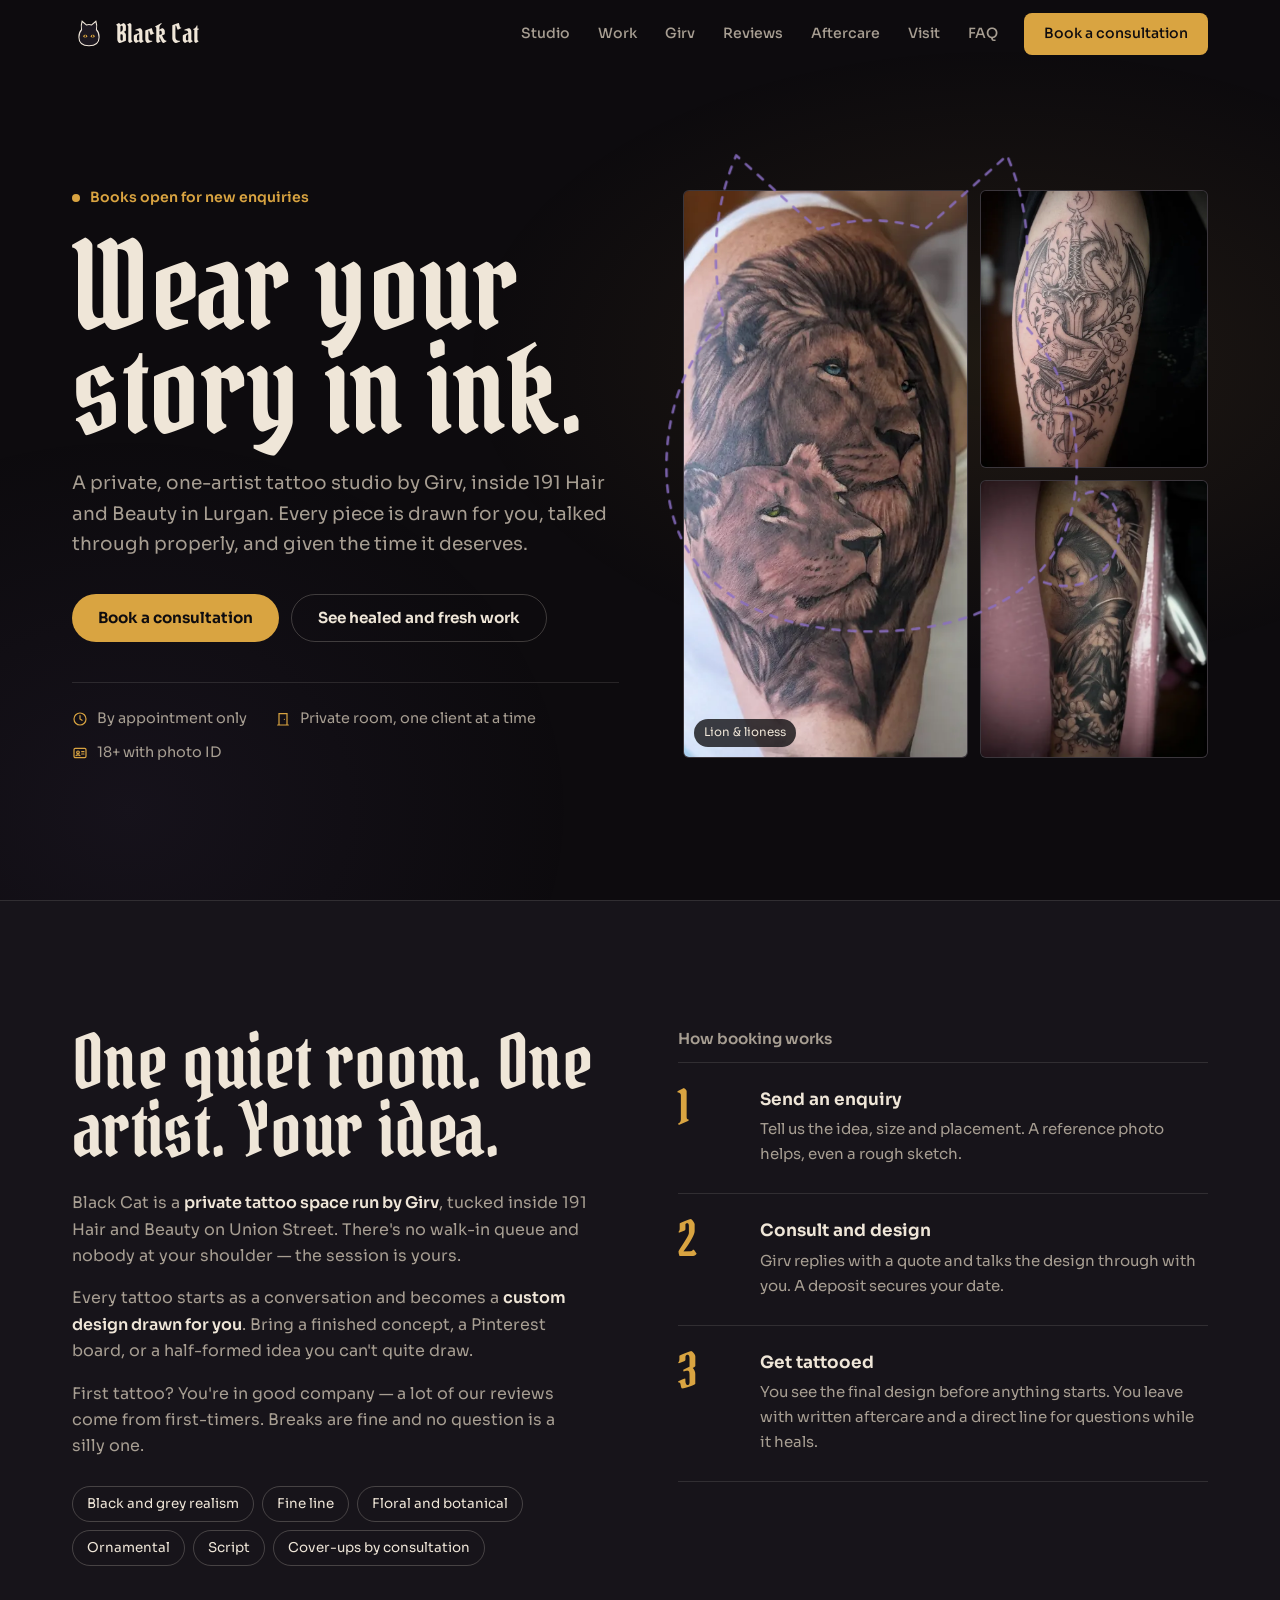
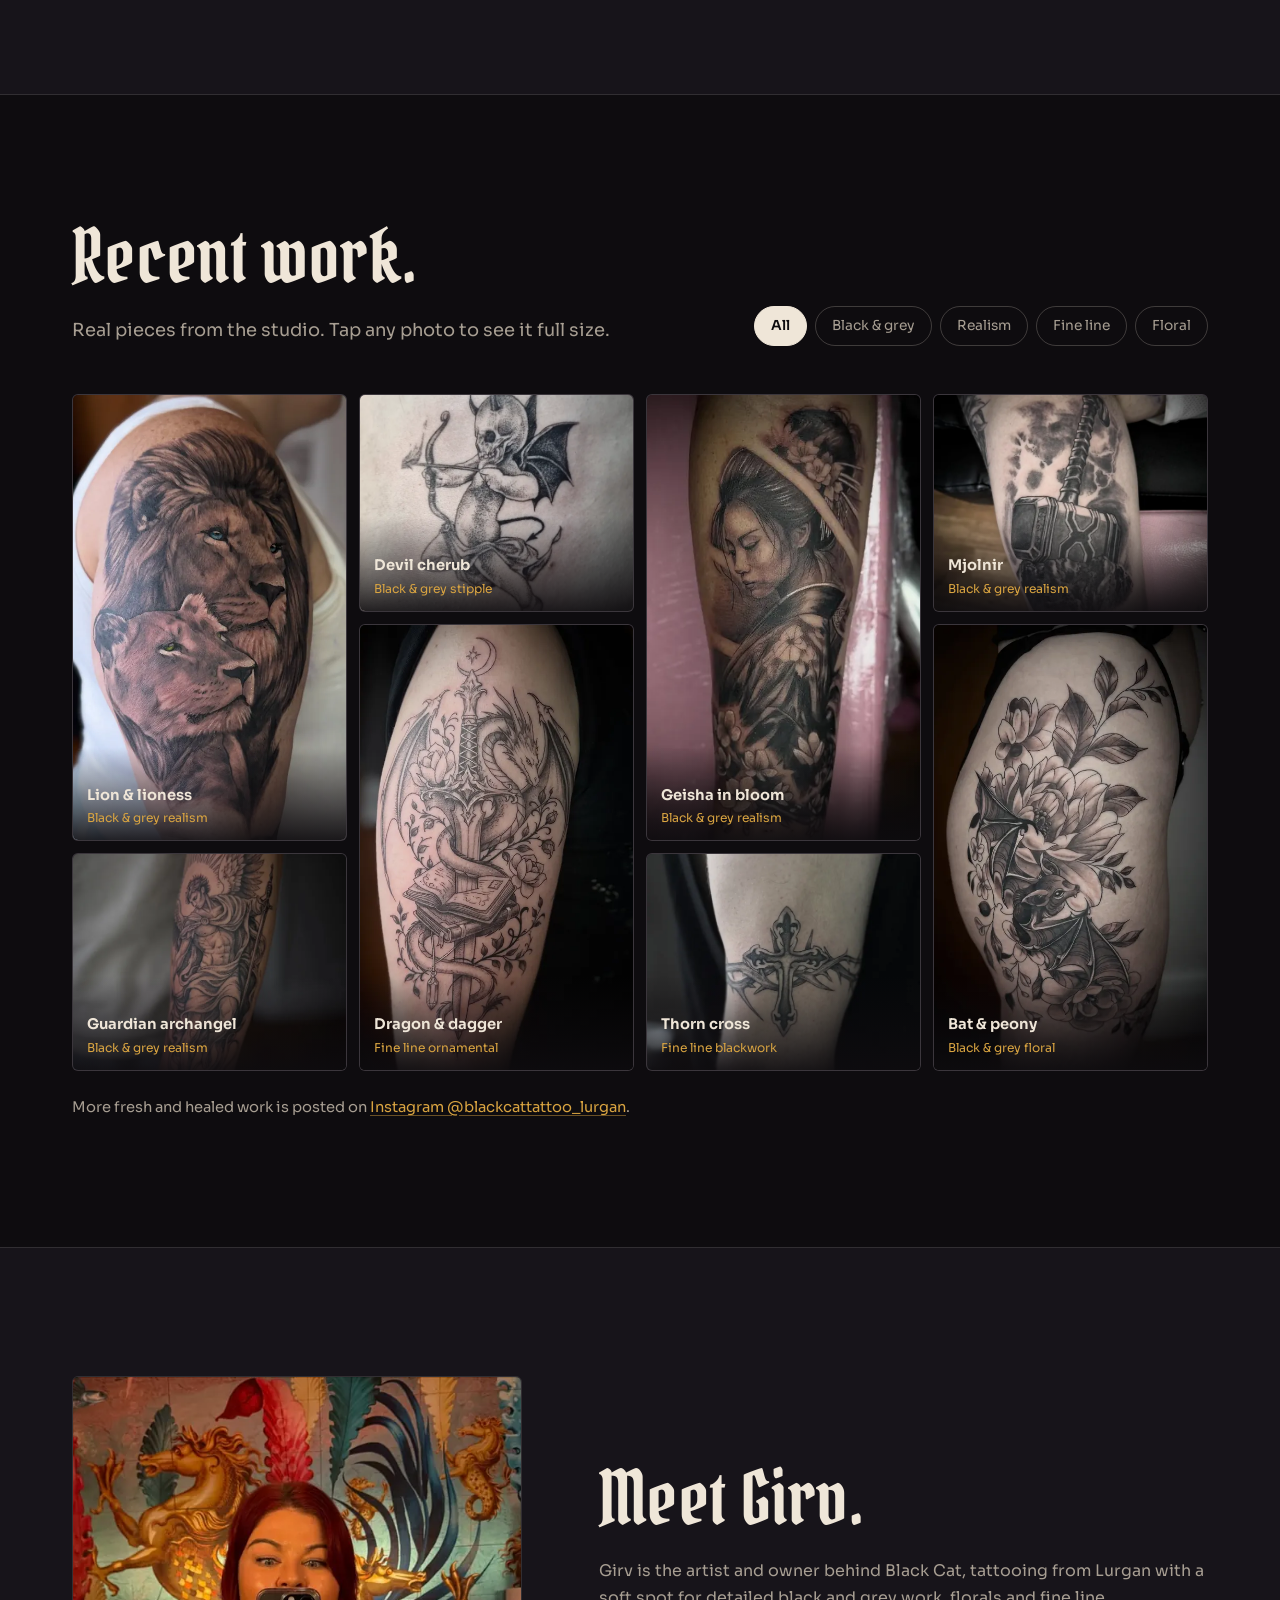
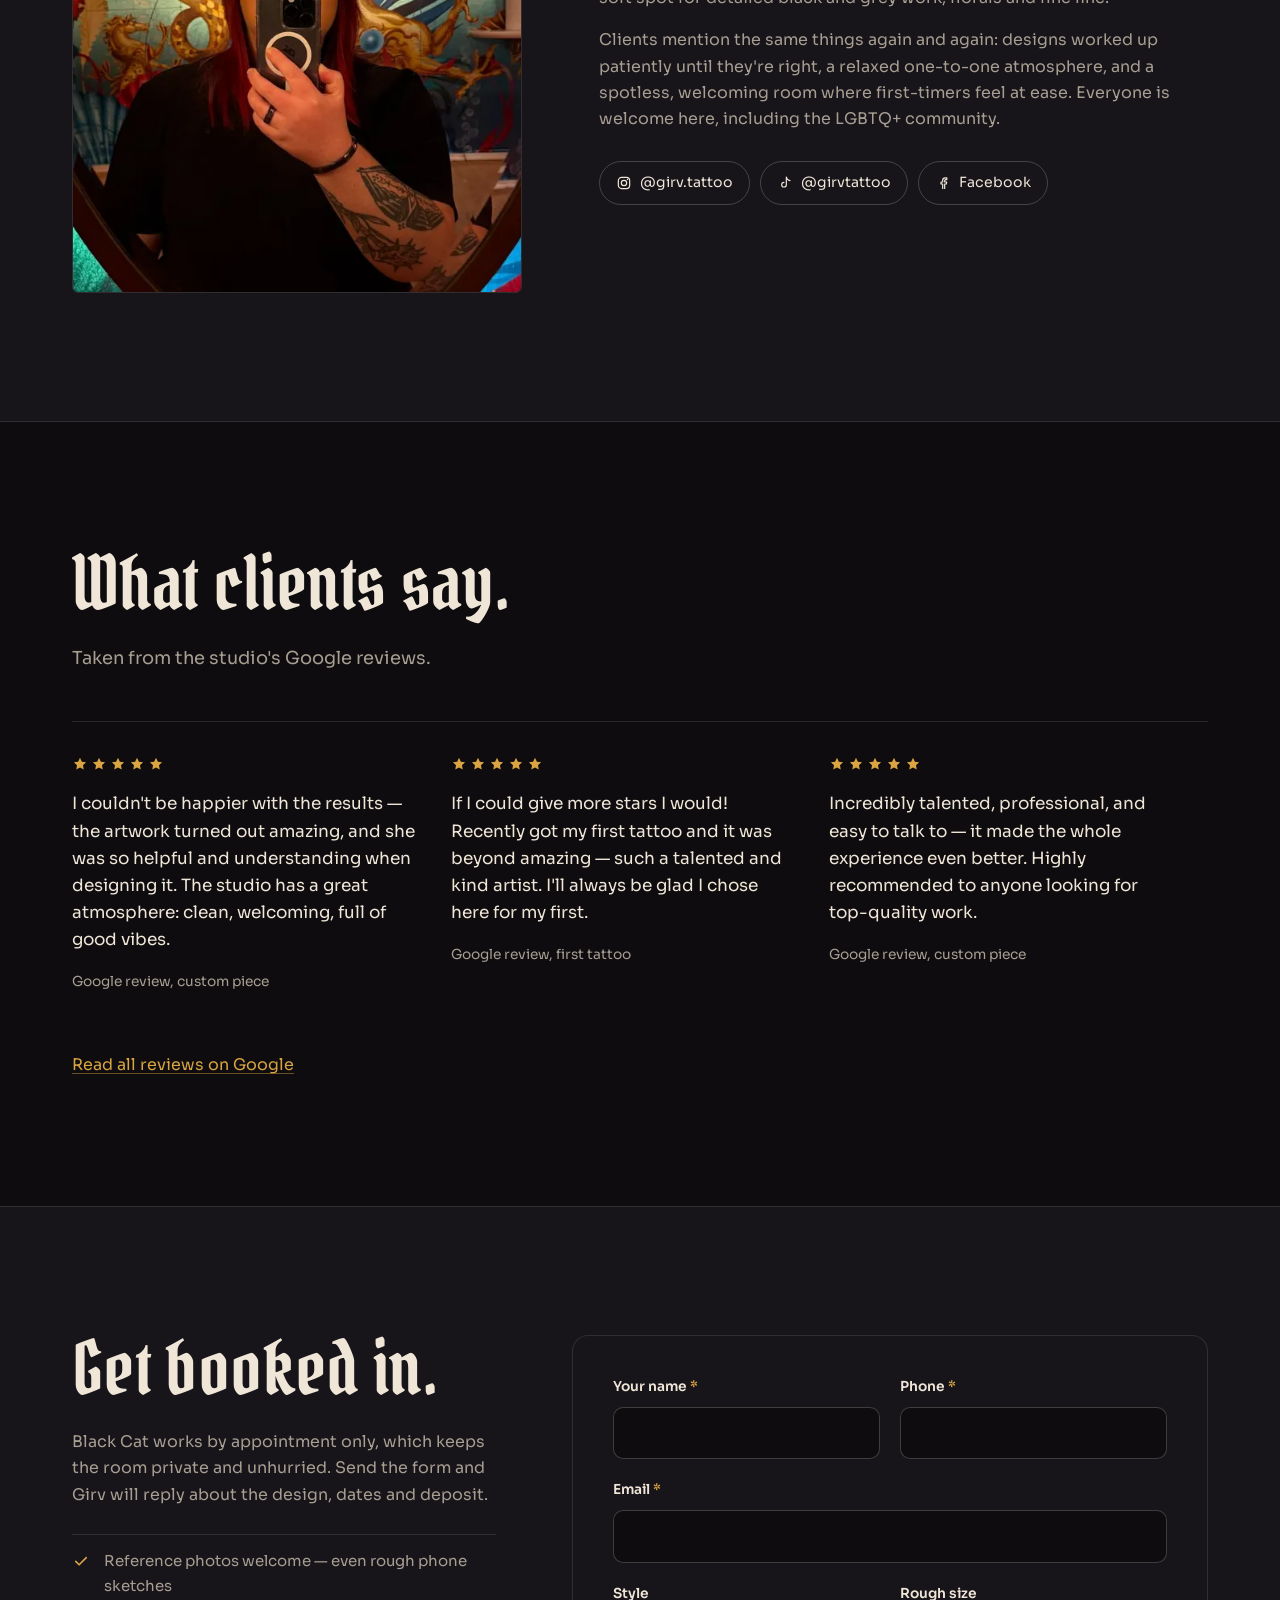
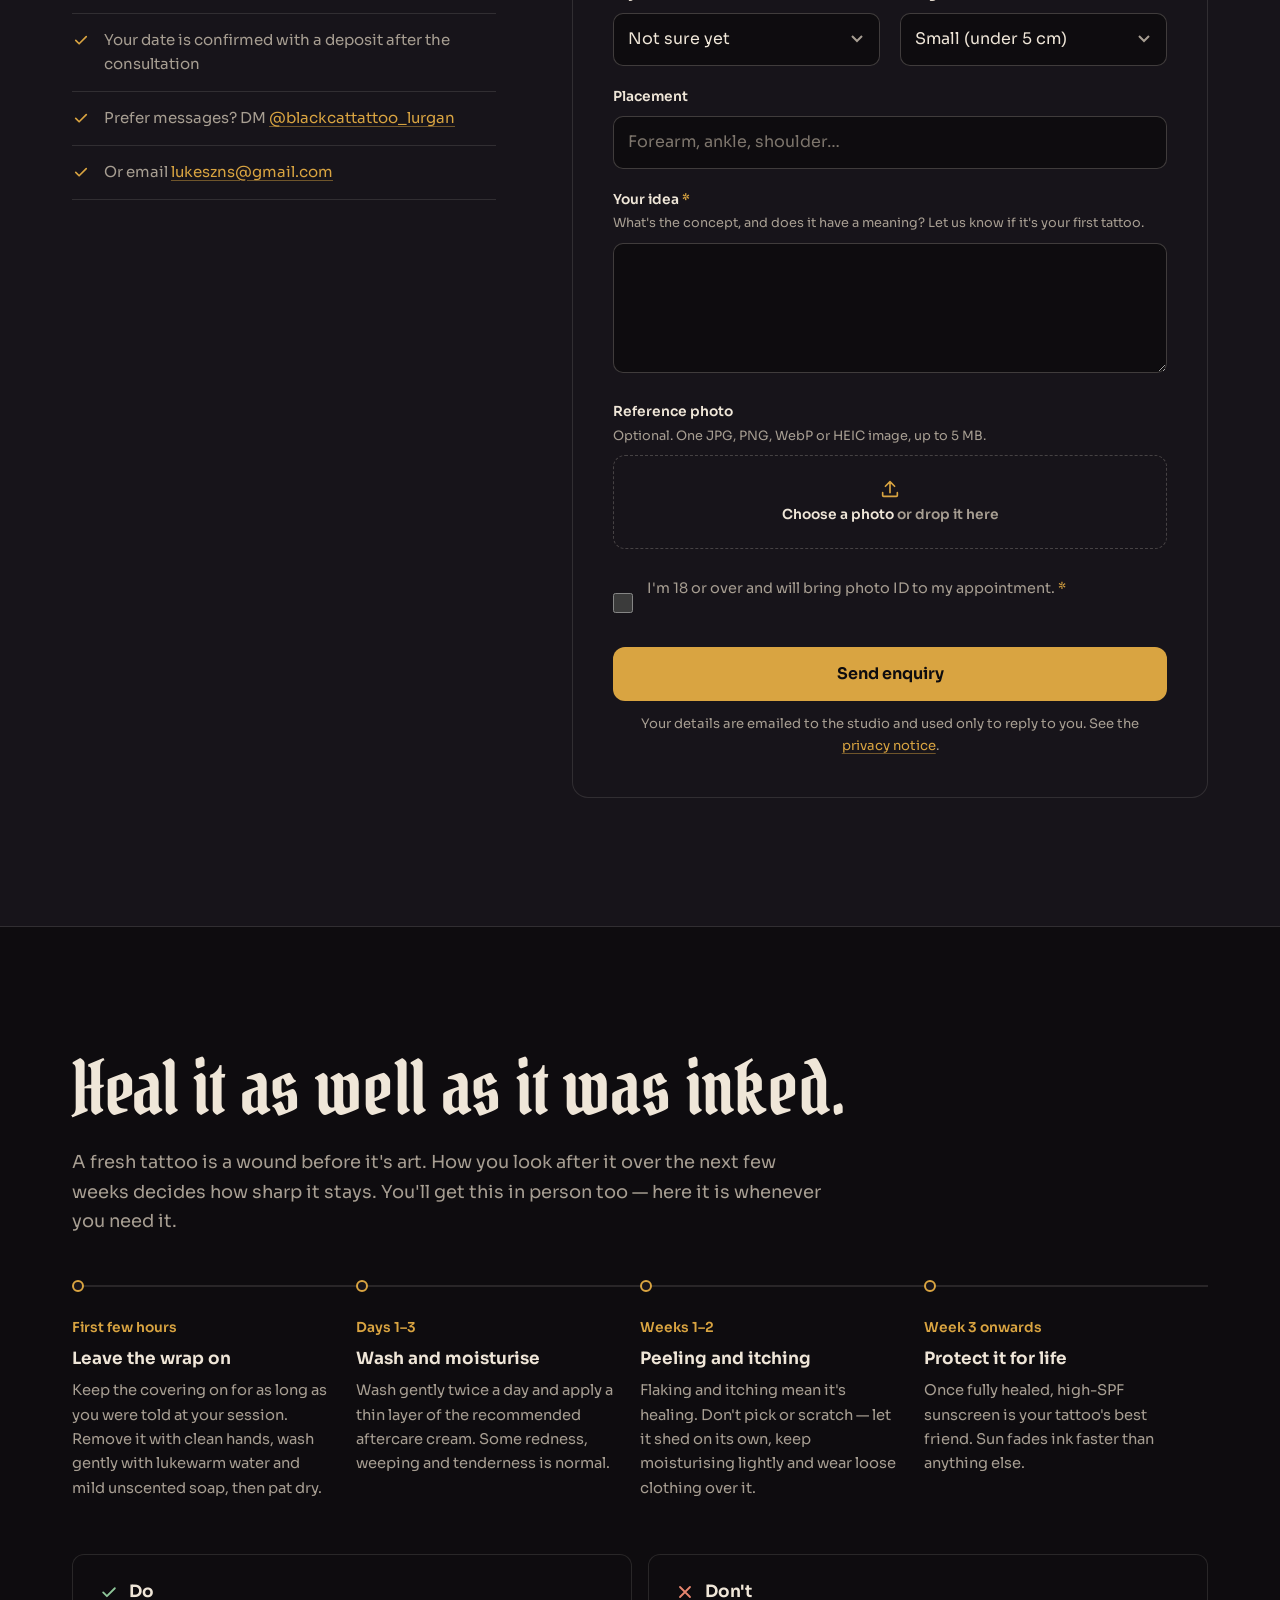
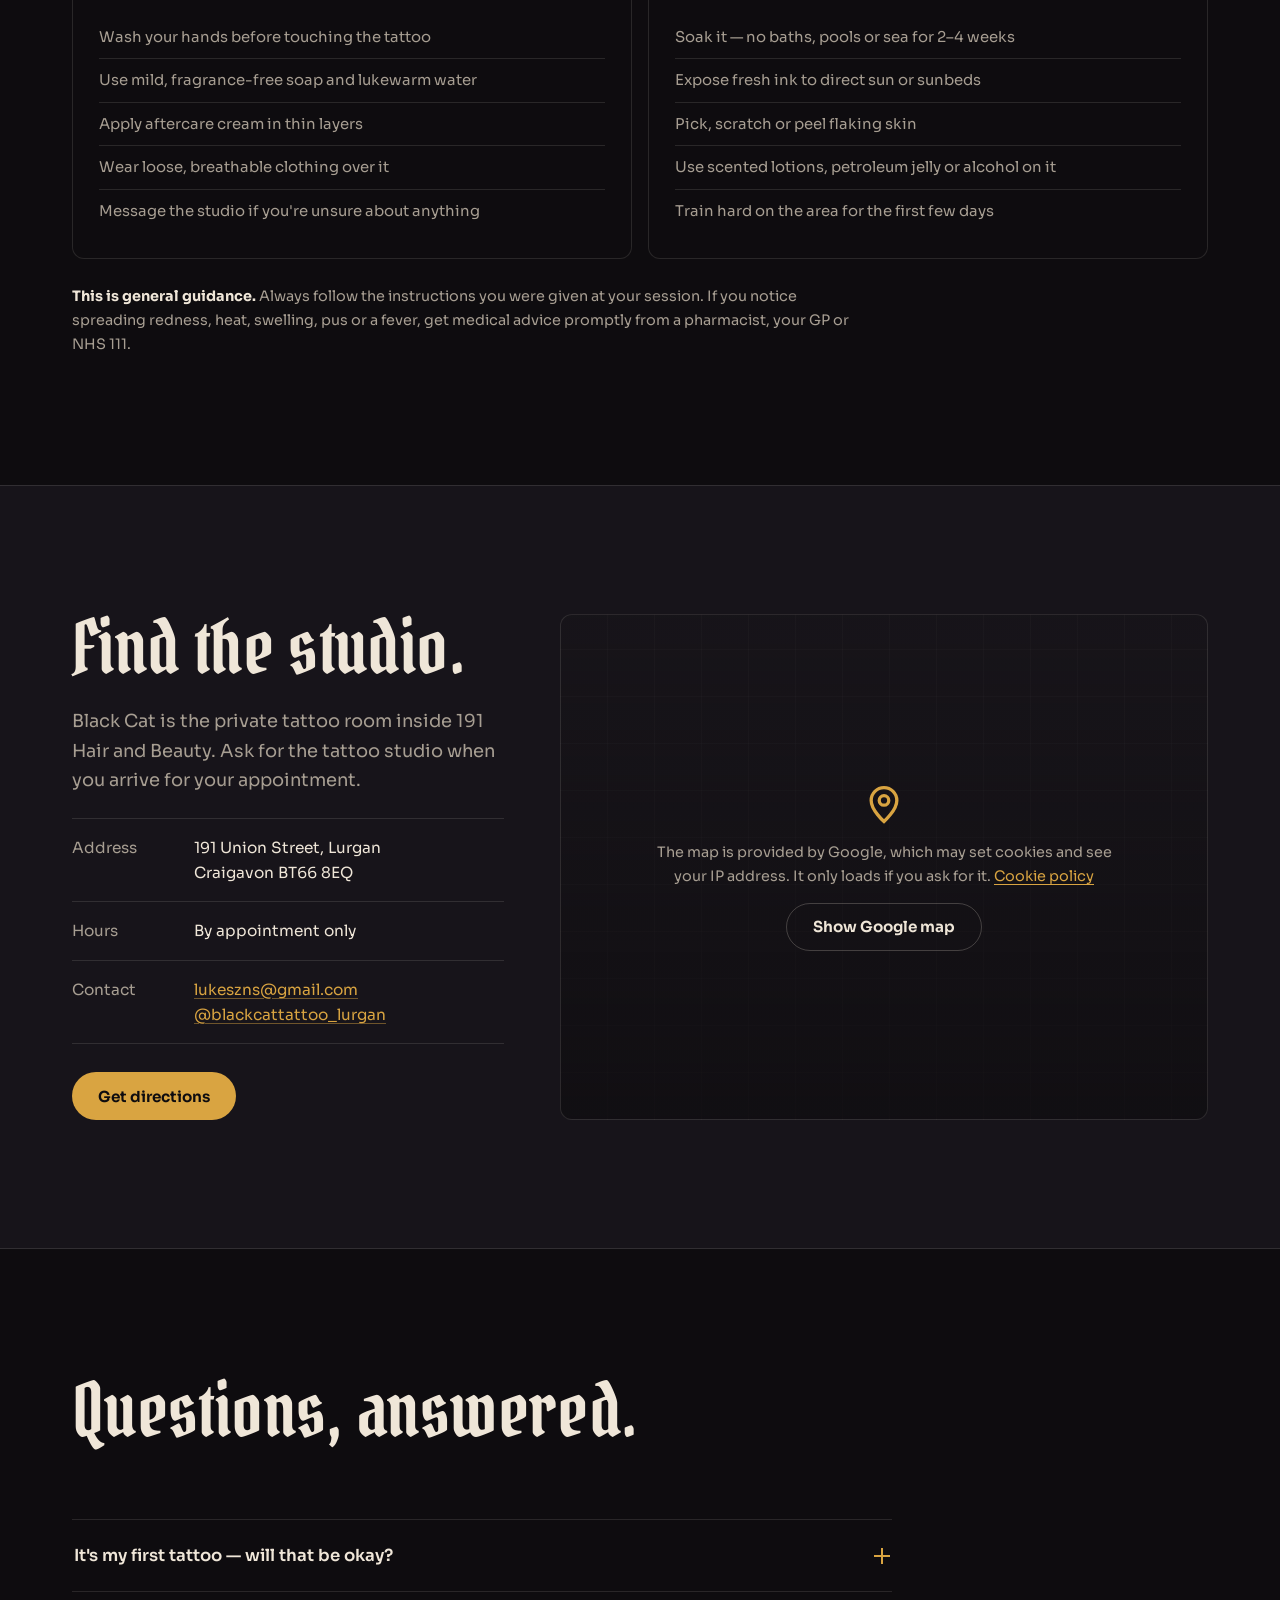
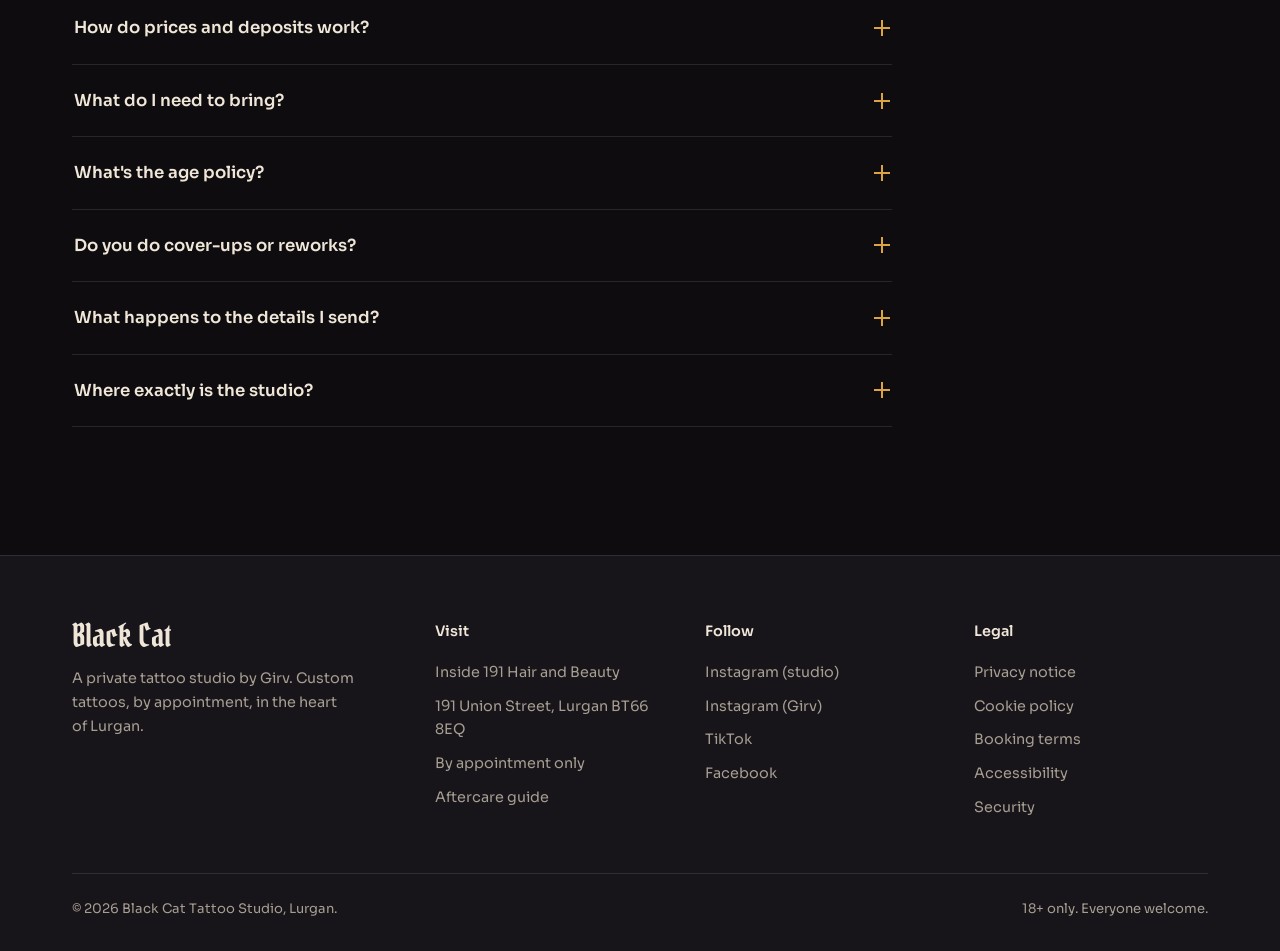
<file: index.html>
<!DOCTYPE html>
<html lang="en-GB">
<head>
<meta charset="utf-8">
<meta name="viewport" content="width=device-width, initial-scale=1">
<meta http-equiv="Content-Security-Policy" content="default-src 'self'; script-src 'self'; style-src 'self'; img-src 'self' data: blob:; font-src 'self'; connect-src https://formsubmit.co; form-action https://formsubmit.co; frame-src https://www.google.com https://maps.google.com; base-uri 'self'; object-src 'none'; upgrade-insecure-requests">
<meta name="referrer" content="strict-origin-when-cross-origin">
<title>Black Cat Tattoo Studio, Lurgan — custom tattoos by Girv</title>
<meta name="description" content="Private, one-artist tattoo studio by Girv inside 191 Hair and Beauty, Union Street, Lurgan. Custom black and grey, realism, fine line and floral tattoos. By appointment, 18+.">
<link rel="canonical" href="https://lukeszn.github.io/Black-cat-tatoo/">
<meta name="theme-color" content="#0e0c0f">
<link rel="icon" href="assets/img/favicon.svg" type="image/svg+xml">
<meta property="og:type" content="website">
<meta property="og:site_name" content="Black Cat Tattoo Studio">
<meta property="og:title" content="Black Cat Tattoo Studio, Lurgan">
<meta property="og:description" content="Custom tattoos by Girv in a private studio in Lurgan. By appointment — books open.">
<meta property="og:url" content="https://lukeszn.github.io/Black-cat-tatoo/">
<meta property="og:image" content="https://lukeszn.github.io/Black-cat-tatoo/assets/img/og-image.jpg">
<meta property="og:locale" content="en_GB">
<meta name="twitter:card" content="summary_large_image">
<link rel="preload" href="assets/fonts/pirata-one.woff2" as="font" type="font/woff2" crossorigin>
<link rel="preload" href="assets/fonts/sora-var.woff2" as="font" type="font/woff2" crossorigin>
<link rel="stylesheet" href="assets/css/site.css">
<script type="application/ld+json">
{
  "@context":"https://schema.org",
  "@type":"TattooParlor",
  "name":"Black Cat Tattoo Studio",
  "description":"Private, one-artist tattoo studio by Girv inside 191 Hair and Beauty, Lurgan.",
  "url":"https://lukeszn.github.io/Black-cat-tatoo/",
  "image":"https://lukeszn.github.io/Black-cat-tatoo/assets/img/og-image.jpg",
  "email":"lukeszns@gmail.com",
  "address":{"@type":"PostalAddress","streetAddress":"191 Union Street","addressLocality":"Lurgan","addressRegion":"County Armagh","postalCode":"BT66 8EQ","addressCountry":"GB"},
  "sameAs":["https://www.instagram.com/blackcattattoo_lurgan/","https://www.instagram.com/girv.tattoo/","https://www.tiktok.com/@girvtattoo","https://www.facebook.com/girvtattoos/"]
}
</script>
<script src="assets/js/site.js" defer></script>
</head>
<body>
<a class="skip" href="#main">Skip to content</a>
<div class="grain" aria-hidden="true"></div>

<!-- Icon sprite -->
<svg width="0" height="0" class="sr-only" aria-hidden="true">
  <symbol id="i-check" viewBox="0 0 24 24"><path d="M5 12.5l4.5 4.5L19 7.5" fill="none" stroke="currentColor" stroke-width="2.2" stroke-linecap="round" stroke-linejoin="round"/></symbol>
  <symbol id="i-x" viewBox="0 0 24 24"><path d="M6 6l12 12M18 6L6 18" fill="none" stroke="currentColor" stroke-width="2.2" stroke-linecap="round"/></symbol>
  <symbol id="i-left" viewBox="0 0 24 24"><path d="M15 5l-7 7 7 7" fill="none" stroke="currentColor" stroke-width="2.2" stroke-linecap="round" stroke-linejoin="round"/></symbol>
  <symbol id="i-right" viewBox="0 0 24 24"><path d="M9 5l7 7-7 7" fill="none" stroke="currentColor" stroke-width="2.2" stroke-linecap="round" stroke-linejoin="round"/></symbol>
  <symbol id="i-star" viewBox="0 0 24 24"><path d="M12 2.8l2.8 5.8 6.3.9-4.6 4.4 1.1 6.3L12 17.2l-5.6 3 1.1-6.3L2.9 9.5l6.3-.9z" fill="currentColor"/></symbol>
  <symbol id="i-pin" viewBox="0 0 24 24"><path d="M12 21s-7-6.2-7-11.5A7 7 0 0 1 19 9.5C19 14.8 12 21 12 21z" fill="none" stroke="currentColor" stroke-width="1.8"/><circle cx="12" cy="9.5" r="2.6" fill="none" stroke="currentColor" stroke-width="1.8"/></symbol>
  <symbol id="i-clock" viewBox="0 0 24 24"><circle cx="12" cy="12" r="9" fill="none" stroke="currentColor" stroke-width="1.8"/><path d="M12 7v5l3 2" fill="none" stroke="currentColor" stroke-width="1.8" stroke-linecap="round"/></symbol>
  <symbol id="i-door" viewBox="0 0 24 24"><path d="M6 21V4h12v17M4 21h16M14 12.5h.01" fill="none" stroke="currentColor" stroke-width="1.8" stroke-linecap="round"/></symbol>
  <symbol id="i-id" viewBox="0 0 24 24"><rect x="3" y="5" width="18" height="14" rx="2" fill="none" stroke="currentColor" stroke-width="1.8"/><circle cx="9" cy="11" r="2" fill="none" stroke="currentColor" stroke-width="1.8"/><path d="M6 16c.8-1.5 5.2-1.5 6 0M14.5 10h3.5M14.5 13.5h3.5" fill="none" stroke="currentColor" stroke-width="1.8" stroke-linecap="round"/></symbol>
  <symbol id="i-ig" viewBox="0 0 24 24"><rect x="3.5" y="3.5" width="17" height="17" rx="5" fill="none" stroke="currentColor" stroke-width="1.8"/><circle cx="12" cy="12" r="4" fill="none" stroke="currentColor" stroke-width="1.8"/><circle cx="17.3" cy="6.7" r="1.1" fill="currentColor"/></symbol>
  <symbol id="i-tt" viewBox="0 0 24 24"><path d="M14 3v11.5a3.5 3.5 0 1 1-3.5-3.5M14 3c.5 3 2.5 5 5.5 5.3" fill="none" stroke="currentColor" stroke-width="1.8" stroke-linecap="round"/></symbol>
  <symbol id="i-fb" viewBox="0 0 24 24"><path d="M14.5 21v-7.5H17l.5-3h-3V8.7c0-.9.3-1.7 1.7-1.7h1.5V4.3c-.3 0-1.2-.1-2.3-.1-2.4 0-3.9 1.4-3.9 4V10.5H9v3h2.5V21" fill="none" stroke="currentColor" stroke-width="1.8" stroke-linejoin="round"/></symbol>
  <symbol id="i-mail" viewBox="0 0 24 24"><rect x="3" y="5" width="18" height="14" rx="2" fill="none" stroke="currentColor" stroke-width="1.8"/><path d="M3.5 6.5l8.5 6.5 8.5-6.5" fill="none" stroke="currentColor" stroke-width="1.8" stroke-linejoin="round"/></symbol>
  <symbol id="i-upload" viewBox="0 0 24 24"><path d="M12 16V4M7 9l5-5 5 5M4 16v3a1 1 0 0 0 1 1h14a1 1 0 0 0 1-1v-3" fill="none" stroke="currentColor" stroke-width="1.8" stroke-linecap="round" stroke-linejoin="round"/></symbol>
</svg>

<header class="nav" id="nav">
  <div class="nav-backdrop" id="navBackdrop"></div>
  <div class="nav-inner">
    <a class="brand" href="#top" aria-label="Black Cat Tattoo Studio — back to top">
      <svg viewBox="0 0 64 64" aria-hidden="true"><path d="M32 54c-12 0-19-6-19-16 0-6 2-11 5-14-1-5-1-10 1-16l8 7a16 16 0 0 1 10 0l8-7c2 6 2 11 1 16 3 3 5 8 5 14 0 10-7 16-19 16z" fill="#1c1820" stroke="#efe6d8" stroke-width="2"/><g class="eyes"><ellipse cx="25" cy="36" rx="3.6" ry="2.6" fill="#d9a441"/><ellipse cx="39" cy="36" rx="3.6" ry="2.6" fill="#d9a441"/><ellipse cx="25" cy="36" rx="1" ry="2.2" fill="#0e0c0f"/><ellipse cx="39" cy="36" rx="1" ry="2.2" fill="#0e0c0f"/></g></svg>
      <span class="brand-word">Black Cat</span>
    </a>
    <nav aria-label="Main">
      <button class="burger" id="burger" aria-controls="navLinks" aria-expanded="false"><span></span><span class="sr-only">Menu</span></button>
      <ul class="nav-links" id="navLinks">
        <li><a href="#studio">Studio</a></li>
        <li><a href="#work">Work</a></li>
        <li><a href="#artist">Girv</a></li>
        <li><a href="#reviews">Reviews</a></li>
        <li><a href="#aftercare">Aftercare</a></li>
        <li><a href="#visit">Visit</a></li>
        <li><a href="#faq">FAQ</a></li>
        <li><a class="btn btn-gold" href="#book">Book a consultation</a></li>
      </ul>
    </nav>
  </div>
</header>

<div class="page">
<main id="main">

<section class="hero" id="top" aria-labelledby="hero-title">
  <div class="wrap hero-grid">
    <div class="hero-copy">
      <p class="status"><span class="dot" aria-hidden="true"></span>Books open for new enquiries</p>
      <h1 class="display" id="hero-title">Wear your story in ink.</h1>
      <p class="lede">A private, one-artist tattoo studio by Girv, inside 191 Hair and Beauty in Lurgan. Every piece is drawn for you, talked through properly, and given the time it deserves.</p>
      <div class="hero-ctas">
        <a class="btn btn-gold" href="#book">Book a consultation</a>
        <a class="btn btn-line" href="#work">See healed and fresh work</a>
      </div>
      <ul class="facts">
        <li><svg aria-hidden="true"><use href="#i-clock"/></svg>By appointment only</li>
        <li><svg aria-hidden="true"><use href="#i-door"/></svg>Private room, one client at a time</li>
        <li><svg aria-hidden="true"><use href="#i-id"/></svg>18+ with photo ID</li>
      </ul>
    </div>

    <div class="hero-art">
      <figure><img src="images/web/lion-lioness-640.webp" srcset="images/web/lion-lioness-640.webp 640w, images/web/lion-lioness-1400.webp 1400w" sizes="(max-width:900px) 55vw, 320px" width="640" height="853" alt="Black and grey realism tattoo of a lion and lioness on an upper arm" fetchpriority="high"><figcaption>Lion &amp; lioness</figcaption></figure>
      <figure><img src="images/web/dragon-dagger-640.webp" width="640" height="853" alt="Fine line tattoo of a dragon wrapped around a dagger with roses"></figure>
      <figure><img src="images/web/geisha-portrait-640.webp" width="640" height="640" alt="Black and grey geisha portrait tattoo with cherry blossom"></figure>
      <svg class="stencil" viewBox="0 0 64 64" preserveAspectRatio="none" aria-hidden="true">
        <path vector-effect="non-scaling-stroke" d="M32 60c-15 0-25-7-25-20 0-8 3-14 7-18-1.5-6-1.5-13 1.5-20l10 9a20 20 0 0 1 13 0l10-9c3 7 3 14 1.5 20 4 4 7 10 7 18 0 13-10 20-25 20z"/>
        <path vector-effect="non-scaling-stroke" d="M53 54c6 2 10-3 9-8-.6-3-3.4-4-4.8-2"/>
      </svg>
    </div>
  </div>
</section>

<section class="section tint" id="studio" aria-labelledby="studio-title">
  <div class="wrap studio-grid">
    <div class="studio-copy">
      <h2 class="display" id="studio-title">One quiet room. One artist. Your idea.</h2>
      <p>Black Cat is a <strong>private tattoo space run by Girv</strong>, tucked inside 191 Hair and Beauty on Union Street. There's no walk-in queue and nobody at your shoulder — the session is yours.</p>
      <p>Every tattoo starts as a conversation and becomes a <strong>custom design drawn for you</strong>. Bring a finished concept, a Pinterest board, or a half-formed idea you can't quite draw.</p>
      <p>First tattoo? You're in good company — a lot of our reviews come from first-timers. Breaks are fine and no question is a silly one.</p>
      <ul class="styles" aria-label="Styles">
        <li>Black and grey realism</li><li>Fine line</li><li>Floral and botanical</li><li>Ornamental</li><li>Script</li><li>Cover-ups by consultation</li>
      </ul>
    </div>
    <div>
      <h3 class="steps-title">How booking works</h3>
      <ol class="steps">
        <li><h3>Send an enquiry</h3><p>Tell us the idea, size and placement. A reference photo helps, even a rough sketch.</p></li>
        <li><h3>Consult and design</h3><p>Girv replies with a quote and talks the design through with you. A deposit secures your date.</p></li>
        <li><h3>Get tattooed</h3><p>You see the final design before anything starts. You leave with written aftercare and a direct line for questions while it heals.</p></li>
      </ol>
    </div>
  </div>
</section>

<section class="section" id="work" aria-labelledby="work-title">
  <div class="wrap">
    <div class="section-head">
      <div>
        <h2 class="display" id="work-title">Recent work.</h2>
        <p class="lede">Real pieces from the studio. Tap any photo to see it full size.</p>
      </div>
      <div class="filters" role="group" aria-label="Filter by style">
        <button class="filter" type="button" data-filter="all" aria-pressed="true">All</button>
        <button class="filter" type="button" data-filter="blackgrey" aria-pressed="false">Black &amp; grey</button>
        <button class="filter" type="button" data-filter="realism" aria-pressed="false">Realism</button>
        <button class="filter" type="button" data-filter="fineline" aria-pressed="false">Fine line</button>
        <button class="filter" type="button" data-filter="floral" aria-pressed="false">Floral</button>
      </div>
    </div>

    <ul class="gallery" id="gallery">
      <li class="tall" data-tags="blackgrey realism"><button class="tile" type="button" data-full="images/web/lion-lioness-1400.webp" data-title="Lion &amp; lioness" data-style="Black and grey realism"><img src="images/web/lion-lioness-640.webp" width="640" height="853" loading="lazy" alt="Black and grey realism tattoo of a lion and lioness on an upper arm"><span class="cap"><b>Lion &amp; lioness</b><span>Black &amp; grey realism</span></span></button></li>
      <li data-tags="blackgrey"><button class="tile" type="button" data-full="images/web/devil-cherub-1400.webp" data-title="Devil cherub" data-style="Black and grey stipple"><img src="images/web/devil-cherub-640.webp" width="640" height="640" loading="lazy" alt="Stippled black and grey tattoo of a horned cherub drawing a bow"><span class="cap"><b>Devil cherub</b><span>Black &amp; grey stipple</span></span></button></li>
      <li class="tall" data-tags="blackgrey realism floral"><button class="tile" type="button" data-full="images/web/geisha-portrait-1400.webp" data-title="Geisha in bloom" data-style="Black and grey realism"><img src="images/web/geisha-portrait-640.webp" width="640" height="640" loading="lazy" alt="Black and grey geisha portrait tattoo with cherry blossom on a forearm"><span class="cap"><b>Geisha in bloom</b><span>Black &amp; grey realism</span></span></button></li>
      <li data-tags="blackgrey realism"><button class="tile" type="button" data-full="images/web/mjolnir-hammer-1400.webp" data-title="Mjolnir" data-style="Black and grey realism"><img src="images/web/mjolnir-hammer-640.webp" width="640" height="640" loading="lazy" alt="Black and grey realism tattoo of Thor's hammer on rock"><span class="cap"><b>Mjolnir</b><span>Black &amp; grey realism</span></span></button></li>
      <li class="tall" data-tags="fineline floral"><button class="tile" type="button" data-full="images/web/dragon-dagger-1400.webp" data-title="Dragon &amp; dagger" data-style="Fine line ornamental"><img src="images/web/dragon-dagger-640.webp" width="640" height="853" loading="lazy" alt="Fine line tattoo of a dragon coiled around a dagger with roses and a book"><span class="cap"><b>Dragon &amp; dagger</b><span>Fine line ornamental</span></span></button></li>
      <li class="tall" data-tags="blackgrey floral"><button class="tile" type="button" data-full="images/web/bat-peony-1400.webp" data-title="Bat &amp; peony" data-style="Black and grey floral"><img src="images/web/bat-peony-640.webp" width="640" height="853" loading="lazy" alt="Black and grey tattoo of a bat among peonies on a hip and thigh"><span class="cap"><b>Bat &amp; peony</b><span>Black &amp; grey floral</span></span></button></li>
      <li data-tags="blackgrey realism"><button class="tile" type="button" data-full="images/web/archangel-sword-1400.webp" data-title="Guardian archangel" data-style="Black and grey realism"><img src="images/web/archangel-sword-640.webp" width="640" height="853" loading="lazy" alt="Black and grey tattoo of an archangel holding a sword on a forearm"><span class="cap"><b>Guardian archangel</b><span>Black &amp; grey realism</span></span></button></li>
      <li data-tags="fineline"><button class="tile" type="button" data-full="images/web/cross-thorns-1400.webp" data-title="Thorn cross" data-style="Fine line blackwork"><img src="images/web/cross-thorns-640.webp" width="640" height="853" loading="lazy" alt="Fine line blackwork tattoo of a gothic cross with a band of thorns"><span class="cap"><b>Thorn cross</b><span>Fine line blackwork</span></span></button></li>
    </ul>
    <p class="gal-note">More fresh and healed work is posted on <a class="link" href="https://www.instagram.com/blackcattattoo_lurgan/" target="_blank" rel="noopener noreferrer">Instagram @blackcattattoo_lurgan</a>.</p>
  </div>
</section>

<section class="section tint" id="artist" aria-labelledby="artist-title">
  <div class="wrap artist-grid">
    <figure class="artist-photo">
      <img src="images/web/girv-artist-640.webp" srcset="images/web/girv-artist-640.webp 640w, images/web/girv-artist-1080.webp 1080w" sizes="(max-width:860px) 90vw, 420px" width="640" height="640" loading="lazy" alt="Girv, tattoo artist and owner of Black Cat Tattoo Studio">
    </figure>
    <div class="artist-copy">
      <h2 class="display" id="artist-title">Meet Girv.</h2>
      <p>Girv is the artist and owner behind Black Cat, tattooing from Lurgan with a soft spot for detailed black and grey work, florals and fine line.</p>
      <p>Clients mention the same things again and again: designs worked up patiently until they're right, a relaxed one-to-one atmosphere, and a spotless, welcoming room where first-timers feel at ease. Everyone is welcome here, including the LGBTQ+ community.</p>
      <ul class="socials">
        <li><a href="https://www.instagram.com/girv.tattoo/" target="_blank" rel="noopener noreferrer"><svg aria-hidden="true"><use href="#i-ig"/></svg>@girv.tattoo</a></li>
        <li><a href="https://www.tiktok.com/@girvtattoo" target="_blank" rel="noopener noreferrer"><svg aria-hidden="true"><use href="#i-tt"/></svg>@girvtattoo</a></li>
        <li><a href="https://www.facebook.com/girvtattoos/" target="_blank" rel="noopener noreferrer"><svg aria-hidden="true"><use href="#i-fb"/></svg>Facebook</a></li>
      </ul>
    </div>
  </div>
</section>

<section class="section" id="reviews" aria-labelledby="reviews-title">
  <div class="wrap">
    <div class="section-head">
      <div>
        <h2 class="display" id="reviews-title">What clients say.</h2>
        <p class="lede">Taken from the studio's Google reviews.</p>
      </div>
    </div>
    <ul class="reviews">
      <li><figure class="review">
        <div class="stars" role="img" aria-label="5 out of 5 stars"><svg><use href="#i-star"/></svg><svg><use href="#i-star"/></svg><svg><use href="#i-star"/></svg><svg><use href="#i-star"/></svg><svg><use href="#i-star"/></svg></div>
        <blockquote><p>I couldn't be happier with the results — the artwork turned out amazing, and she was so helpful and understanding when designing it. The studio has a great atmosphere: clean, welcoming, full of good vibes.</p></blockquote>
        <figcaption>Google review, custom piece</figcaption>
      </figure></li>
      <li><figure class="review">
        <div class="stars" role="img" aria-label="5 out of 5 stars"><svg><use href="#i-star"/></svg><svg><use href="#i-star"/></svg><svg><use href="#i-star"/></svg><svg><use href="#i-star"/></svg><svg><use href="#i-star"/></svg></div>
        <blockquote><p>If I could give more stars I would! Recently got my first tattoo and it was beyond amazing — such a talented and kind artist. I'll always be glad I chose here for my first.</p></blockquote>
        <figcaption>Google review, first tattoo</figcaption>
      </figure></li>
      <li><figure class="review">
        <div class="stars" role="img" aria-label="5 out of 5 stars"><svg><use href="#i-star"/></svg><svg><use href="#i-star"/></svg><svg><use href="#i-star"/></svg><svg><use href="#i-star"/></svg><svg><use href="#i-star"/></svg></div>
        <blockquote><p>Incredibly talented, professional, and easy to talk to — it made the whole experience even better. Highly recommended to anyone looking for top-quality work.</p></blockquote>
        <figcaption>Google review, custom piece</figcaption>
      </figure></li>
    </ul>
    <p class="reviews-foot"><a class="link" href="https://www.google.com/maps/search/?api=1&amp;query=Black+Cat+Tattoo+Studio+191+Union+Street+Lurgan" target="_blank" rel="noopener noreferrer">Read all reviews on Google</a></p>
  </div>
</section>

<section class="section tint" id="book" aria-labelledby="book-title">
  <div class="wrap book-grid">
    <div class="book-side">
      <h2 class="display" id="book-title">Get booked in.</h2>
      <p>Black Cat works by appointment only, which keeps the room private and unhurried. Send the form and Girv will reply about the design, dates and deposit.</p>
      <ul class="checklist">
        <li><svg aria-hidden="true"><use href="#i-check"/></svg><span>Reference photos welcome — even rough phone sketches</span></li>
        <li><svg aria-hidden="true"><use href="#i-check"/></svg><span>Your date is confirmed with a deposit after the consultation</span></li>
        <li><svg aria-hidden="true"><use href="#i-check"/></svg><span>Prefer messages? DM <a class="link" href="https://www.instagram.com/blackcattattoo_lurgan/" target="_blank" rel="noopener noreferrer">@blackcattattoo_lurgan</a></span></li>
        <li><svg aria-hidden="true"><use href="#i-check"/></svg><span>Or email <a class="link" href="mailto:lukeszns@gmail.com">lukeszns@gmail.com</a></span></li>
      </ul>
    </div>

    <div class="form-card">
      <form id="bookForm" action="https://formsubmit.co/lukeszns@gmail.com" method="POST" enctype="multipart/form-data" novalidate>
        <input type="hidden" name="_subject" value="New tattoo enquiry — Black Cat website">
        <input type="hidden" name="_template" value="table">
        <input type="hidden" name="_captcha" value="false">
        <div class="hp" aria-hidden="true"><label for="fHoney">Leave this empty</label><input id="fHoney" type="text" name="_honey" tabindex="-1" autocomplete="off"></div>

        <div class="form-grid">
          <div class="field">
            <label for="fName">Your name <span class="req" aria-hidden="true">*</span></label>
            <input id="fName" name="name" type="text" autocomplete="name" maxlength="80" required aria-describedby="fNameErr">
            <p class="err" id="fNameErr">Enter your name.</p>
          </div>
          <div class="field">
            <label for="fPhone">Phone <span class="req" aria-hidden="true">*</span></label>
            <input id="fPhone" name="phone" type="tel" autocomplete="tel" inputmode="tel" maxlength="20" required aria-describedby="fPhoneErr">
            <p class="err" id="fPhoneErr">Enter a phone number, e.g. 07700 900123.</p>
          </div>
          <div class="field full">
            <label for="fEmail">Email <span class="req" aria-hidden="true">*</span></label>
            <input id="fEmail" name="email" type="email" autocomplete="email" maxlength="120" required aria-describedby="fEmailErr">
            <p class="err" id="fEmailErr">Enter an email address like name@example.com.</p>
          </div>
          <div class="field">
            <label for="fStyle">Style</label>
            <select id="fStyle" name="style">
              <option>Not sure yet</option>
              <option>Black and grey realism</option>
              <option>Fine line</option>
              <option>Floral or botanical</option>
              <option>Ornamental</option>
              <option>Script or lettering</option>
              <option>Cover-up or rework</option>
            </select>
          </div>
          <div class="field">
            <label for="fSize">Rough size</label>
            <select id="fSize" name="size">
              <option>Small (under 5 cm)</option>
              <option>Medium (5–12 cm)</option>
              <option>Large (over 12 cm)</option>
              <option>Sleeve or multi-session</option>
            </select>
          </div>
          <div class="field full">
            <label for="fPlace">Placement</label>
            <input id="fPlace" name="placement" type="text" maxlength="80" placeholder="Forearm, ankle, shoulder…">
          </div>
          <div class="field full">
            <label for="fIdea">Your idea <span class="req" aria-hidden="true">*</span><span class="hint">What's the concept, and does it have a meaning? Let us know if it's your first tattoo.</span></label>
            <textarea id="fIdea" name="idea" maxlength="2000" required aria-describedby="fIdeaErr"></textarea>
            <p class="err" id="fIdeaErr">Tell us a little about the tattoo you have in mind.</p>
          </div>
          <div class="field full">
            <span class="label" id="fFilesLabel">Reference photo <span class="hint">Optional. One JPG, PNG, WebP or HEIC image, up to 5 MB.</span></span>
            <label class="upload" id="uploadZone">
              <svg width="22" height="22" aria-hidden="true"><use href="#i-upload"/></svg>
              <span><strong>Choose a photo</strong> or drop it here</span>
              <input id="fFiles" name="attachment" type="file" accept="image/jpeg,image/png,image/webp,image/heic,image/heif" aria-labelledby="fFilesLabel" aria-describedby="fFilesErr">
            </label>
            <div class="preview" id="preview"><img id="previewImg" alt=""><span class="name" id="previewName"></span><button type="button" id="previewRemove">Remove</button></div>
            <p class="err" id="fFilesErr"></p>
          </div>
          <div class="field full">
            <div class="check">
              <input id="fAge" name="age_confirmed" type="checkbox" value="yes" required aria-describedby="fAgeErr">
              <label for="fAge">I'm 18 or over and will bring photo ID to my appointment. <span class="req" aria-hidden="true">*</span></label>
            </div>
            <p class="err" id="fAgeErr">You need to be 18 or over to be tattooed.</p>
          </div>
          <div class="full">
            <button class="btn btn-gold submit" type="submit" id="submitBtn">Send enquiry</button>
            <p class="form-foot">Your details are emailed to the studio and used only to reply to you. See the <a class="link" href="privacy.html">privacy notice</a>.</p>
            <div class="form-alert error" id="formError" role="alert"></div>
          </div>
        </div>
      </form>

      <div class="success" id="formSuccess" hidden tabindex="-1">
        <svg width="56" height="56" viewBox="0 0 64 64" aria-hidden="true" class="success-cat"><path d="M32 54c-12 0-19-6-19-16 0-6 2-11 5-14-1-5-1-10 1-16l8 7a16 16 0 0 1 10 0l8-7c2 6 2 11 1 16 3 3 5 8 5 14 0 10-7 16-19 16z" fill="#1c1820" stroke="#efe6d8" stroke-width="2"/><path d="M21 36q4-3 8 0M35 36q4-3 8 0" stroke="#d9a441" stroke-width="2.4" fill="none" stroke-linecap="round"/></svg>
        <p class="big">Enquiry sent.</p>
        <p>Thanks — your enquiry is with the studio. Girv usually replies within a few days. Keep an eye on your email, including the spam folder.</p>
        <button class="btn btn-line" type="button" id="formReset">Send another enquiry</button>
      </div>
    </div>
  </div>
</section>

<section class="section" id="aftercare" aria-labelledby="care-title">
  <div class="wrap">
    <div class="section-head">
      <div>
        <h2 class="display" id="care-title">Heal it as well as it was inked.</h2>
        <p class="lede">A fresh tattoo is a wound before it's art. How you look after it over the next few weeks decides how sharp it stays. You'll get this in person too — here it is whenever you need it.</p>
      </div>
    </div>
    <ol class="timeline">
      <li><span class="when">First few hours</span><h3>Leave the wrap on</h3><p>Keep the covering on for as long as you were told at your session. Remove it with clean hands, wash gently with lukewarm water and mild unscented soap, then pat dry.</p></li>
      <li><span class="when">Days 1–3</span><h3>Wash and moisturise</h3><p>Wash gently twice a day and apply a thin layer of the recommended aftercare cream. Some redness, weeping and tenderness is normal.</p></li>
      <li><span class="when">Weeks 1–2</span><h3>Peeling and itching</h3><p>Flaking and itching mean it's healing. Don't pick or scratch — let it shed on its own, keep moisturising lightly and wear loose clothing over it.</p></li>
      <li><span class="when">Week 3 onwards</span><h3>Protect it for life</h3><p>Once fully healed, high-SPF sunscreen is your tattoo's best friend. Sun fades ink faster than anything else.</p></li>
    </ol>
    <div class="dos">
      <div class="good">
        <h3><svg aria-hidden="true"><use href="#i-check"/></svg>Do</h3>
        <ul>
          <li>Wash your hands before touching the tattoo</li>
          <li>Use mild, fragrance-free soap and lukewarm water</li>
          <li>Apply aftercare cream in thin layers</li>
          <li>Wear loose, breathable clothing over it</li>
          <li>Message the studio if you're unsure about anything</li>
        </ul>
      </div>
      <div class="bad">
        <h3><svg aria-hidden="true"><use href="#i-x"/></svg>Don't</h3>
        <ul>
          <li>Soak it — no baths, pools or sea for 2–4 weeks</li>
          <li>Expose fresh ink to direct sun or sunbeds</li>
          <li>Pick, scratch or peel flaking skin</li>
          <li>Use scented lotions, petroleum jelly or alcohol on it</li>
          <li>Train hard on the area for the first few days</li>
        </ul>
      </div>
    </div>
    <p class="note"><strong>This is general guidance.</strong> Always follow the instructions you were given at your session. If you notice spreading redness, heat, swelling, pus or a fever, get medical advice promptly from a pharmacist, your GP or NHS 111.</p>
  </div>
</section>

<section class="section tint" id="visit" aria-labelledby="visit-title">
  <div class="wrap visit-grid">
    <div>
      <h2 class="display" id="visit-title">Find the studio.</h2>
      <p class="lede">Black Cat is the private tattoo room inside 191 Hair and Beauty. Ask for the tattoo studio when you arrive for your appointment.</p>
      <ul class="addr">
        <li><span class="k">Address</span><span>191 Union Street, Lurgan<br>Craigavon BT66 8EQ</span></li>
        <li><span class="k">Hours</span><span>By appointment only</span></li>
        <li><span class="k">Contact</span><span><a class="link" href="mailto:lukeszns@gmail.com">lukeszns@gmail.com</a><br><a class="link" href="https://www.instagram.com/blackcattattoo_lurgan/" target="_blank" rel="noopener noreferrer">@blackcattattoo_lurgan</a></span></li>
      </ul>
      <a class="btn btn-gold" href="https://www.google.com/maps/dir/?api=1&amp;destination=191+Union+Street+Lurgan+BT66+8EQ" target="_blank" rel="noopener noreferrer">Get directions</a>
    </div>
    <div class="map" id="map">
      <div class="map-gate" id="mapGate">
        <svg class="pin" aria-hidden="true"><use href="#i-pin"/></svg>
        <p>The map is provided by Google, which may set cookies and see your IP address. It only loads if you ask for it. <a href="cookies.html">Cookie policy</a></p>
        <button class="btn btn-line" type="button" id="mapLoad">Show Google map</button>
      </div>
    </div>
  </div>
</section>

<section class="section" id="faq" aria-labelledby="faq-title">
  <div class="wrap">
    <div class="section-head"><h2 class="display" id="faq-title">Questions, answered.</h2></div>
    <div class="faq">
      <details><summary>It's my first tattoo — will that be okay?<span class="plus" aria-hidden="true"></span></summary><div class="a"><p>Absolutely. Many of the studio's reviews come from first-timers. Everything gets explained before it happens, breaks are always fine, and no question is a silly one.</p></div></details>
      <details><summary>How do prices and deposits work?<span class="plus" aria-hidden="true"></span></summary><div class="a"><p>Every tattoo is custom, so the price depends on size, detail and placement. You'll get a quote after your enquiry or consultation, and a deposit secures your date. The deposit goes towards the final price. See the <a href="terms.html#deposits">booking terms</a> for how deposits, rescheduling and cancellations work.</p></div></details>
      <details><summary>What do I need to bring?<span class="plus" aria-hidden="true"></span></summary><div class="a"><p>Valid photo ID (passport, driving licence or a PASS-accredited card), something to eat and drink, and clothing that gives easy access to the placement. Please don't drink alcohol in the 24 hours before your session.</p></div></details>
      <details><summary>What's the age policy?<span class="plus" aria-hidden="true"></span></summary><div class="a"><p>Strictly 18+, with valid photo ID — no exceptions, even with a parent's consent. Tattooing anyone under 18 is illegal in Northern Ireland.</p></div></details>
      <details><summary>Do you do cover-ups or reworks?<span class="plus" aria-hidden="true"></span></summary><div class="a"><p>Case by case, since every existing tattoo is different. Send a clear, well-lit photo of the current piece with your enquiry so it can be assessed properly.</p></div></details>
      <details><summary>What happens to the details I send?<span class="plus" aria-hidden="true"></span></summary><div class="a"><p>Your enquiry is emailed to the studio and used only to reply to you and arrange your tattoo. Nothing is sold or used for marketing, and this website sets no cookies. Read the full <a href="privacy.html">privacy notice</a>.</p></div></details>
      <details><summary>Where exactly is the studio?<span class="plus" aria-hidden="true"></span></summary><div class="a"><p>Inside 191 Hair and Beauty at 191 Union Street, Lurgan, BT66 8EQ. Directions are in the <a href="#visit">Find the studio</a> section and come with your booking confirmation.</p></div></details>
    </div>
  </div>
</section>

</main>

<footer class="footer">
  <div class="wrap">
    <div class="foot-grid">
      <div>
        <a class="brand" href="#top"><span class="brand-word">Black Cat</span></a>
        <p class="footer-blurb">A private tattoo studio by Girv. Custom tattoos, by appointment, in the heart of Lurgan.</p>
      </div>
      <div>
        <h2>Visit</h2>
        <ul>
          <li>Inside 191 Hair and Beauty</li>
          <li>191 Union Street, Lurgan BT66 8EQ</li>
          <li>By appointment only</li>
          <li><a href="#aftercare">Aftercare guide</a></li>
        </ul>
      </div>
      <div>
        <h2>Follow</h2>
        <ul>
          <li><a href="https://www.instagram.com/blackcattattoo_lurgan/" target="_blank" rel="noopener noreferrer">Instagram (studio)</a></li>
          <li><a href="https://www.instagram.com/girv.tattoo/" target="_blank" rel="noopener noreferrer">Instagram (Girv)</a></li>
          <li><a href="https://www.tiktok.com/@girvtattoo" target="_blank" rel="noopener noreferrer">TikTok</a></li>
          <li><a href="https://www.facebook.com/girvtattoos/" target="_blank" rel="noopener noreferrer">Facebook</a></li>
        </ul>
      </div>
      <div>
        <h2>Legal</h2>
        <ul>
          <li><a href="privacy.html">Privacy notice</a></li>
          <li><a href="cookies.html">Cookie policy</a></li>
          <li><a href="terms.html">Booking terms</a></li>
          <li><a href="accessibility.html">Accessibility</a></li>
          <li><a href="security.html">Security</a></li>
        </ul>
      </div>
    </div>
    <div class="foot-bottom">
      <span>© <span data-year>2026</span> Black Cat Tattoo Studio, Lurgan.</span>
      <span>18+ only. Everyone welcome.</span>
    </div>
  </div>
</footer>
</div>

<dialog class="lightbox" id="lightbox" aria-labelledby="lbTitle">
  <button class="icon-btn lb-close" type="button" id="lbClose" aria-label="Close"><svg aria-hidden="true"><use href="#i-x"/></svg></button>
  <div class="lb-body">
    <div class="lb-figure" id="lbFigure"><img id="lbImg" alt=""></div>
    <div><p class="lb-title" id="lbTitle"></p><p class="lb-meta" id="lbMeta"></p></div>
    <div class="lb-actions">
      <button class="icon-btn" type="button" id="lbPrev" aria-label="Previous photo"><svg aria-hidden="true"><use href="#i-left"/></svg></button>
      <span class="lb-count" id="lbCount" aria-live="polite"></span>
      <button class="icon-btn" type="button" id="lbNext" aria-label="Next photo"><svg aria-hidden="true"><use href="#i-right"/></svg></button>
      <a class="btn btn-gold" href="#book" id="lbBook">Enquire about a piece like this</a>
    </div>
  </div>
</dialog>
</body>
</html>
</file>
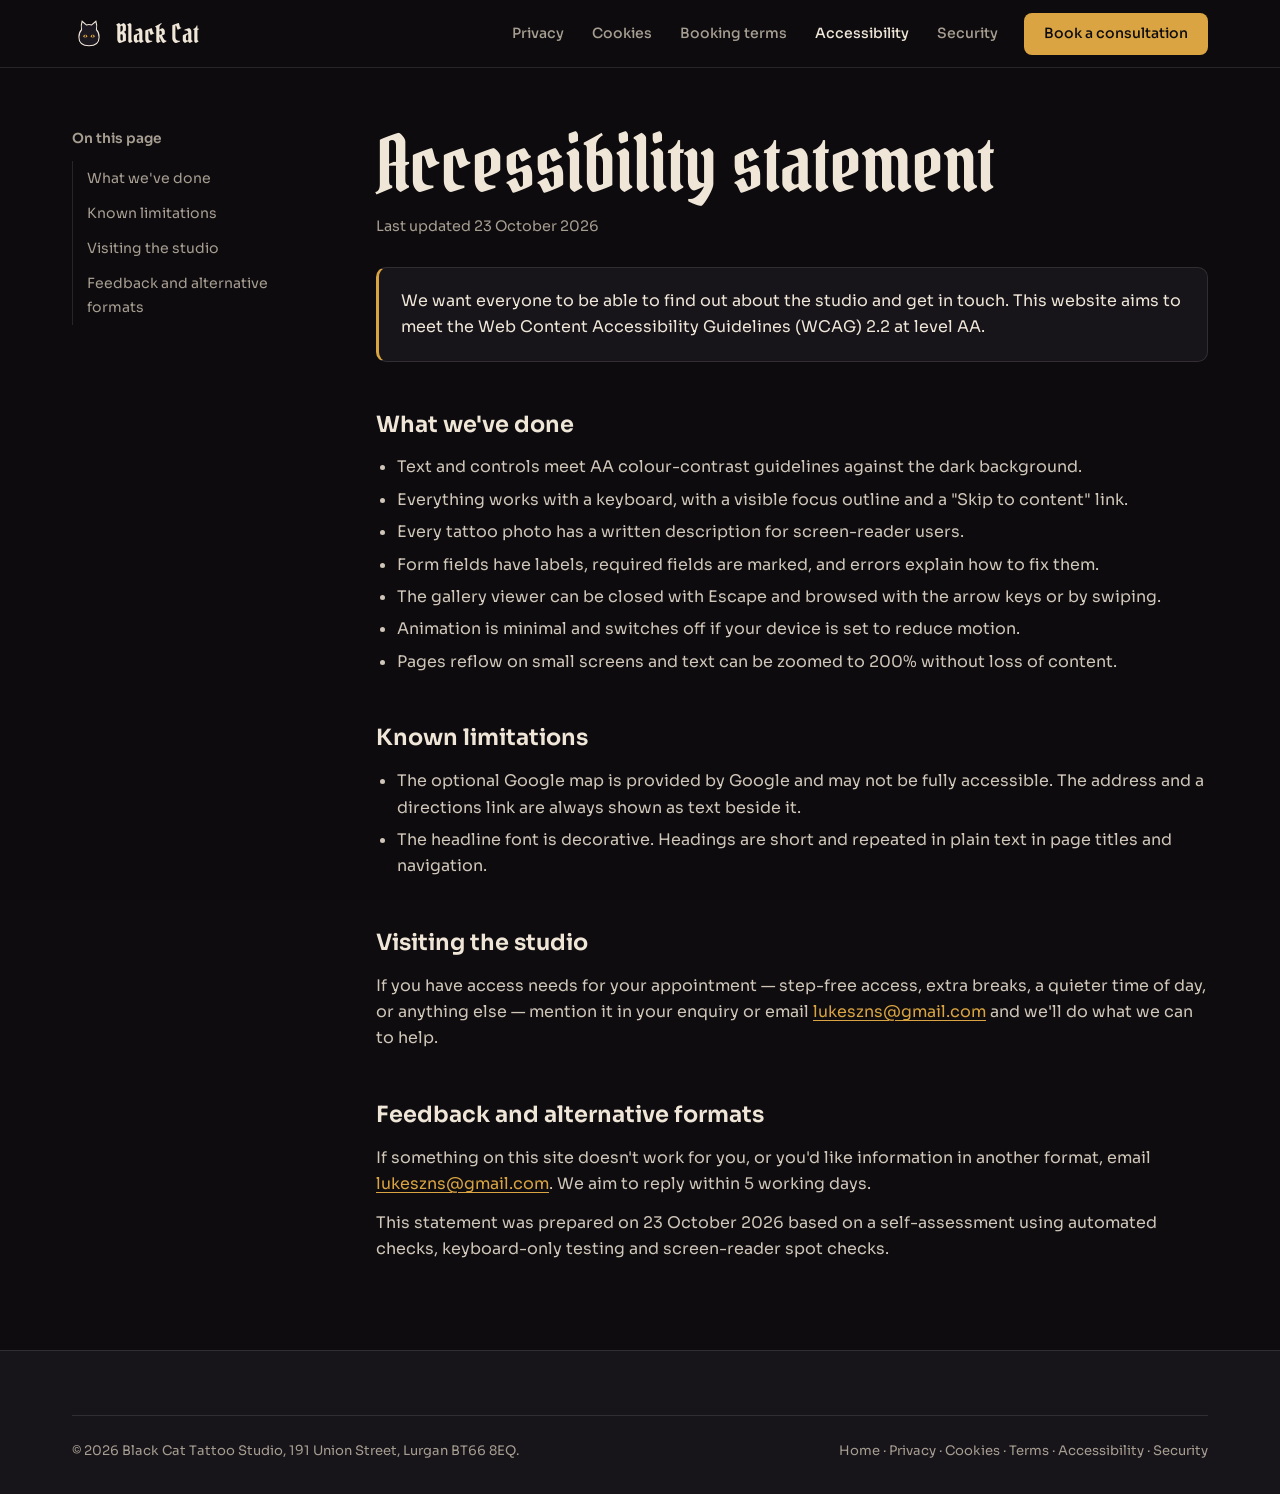
<file: accessibility.html>
<!DOCTYPE html>
<html lang="en-GB">
<head>
<meta charset="utf-8">
<meta name="viewport" content="width=device-width, initial-scale=1">
<meta http-equiv="Content-Security-Policy" content="default-src 'self'; script-src 'self'; style-src 'self'; img-src 'self' data:; font-src 'self'; connect-src 'none'; form-action 'none'; frame-src 'none'; base-uri 'self'; object-src 'none'; upgrade-insecure-requests">
<meta name="referrer" content="strict-origin-when-cross-origin">
<title>Accessibility statement — Black Cat Tattoo Studio, Lurgan</title>
<meta name="description" content="How Black Cat Tattoo Studio&#x27;s website is built to be accessible, and how to ask for help.">
<link rel="canonical" href="https://lukeszn.github.io/Black-cat-tatoo/accessibility.html">
<meta name="theme-color" content="#0e0c0f">
<link rel="icon" href="assets/img/favicon.svg" type="image/svg+xml">
<link rel="preload" href="assets/fonts/pirata-one.woff2" as="font" type="font/woff2" crossorigin>
<link rel="preload" href="assets/fonts/sora-var.woff2" as="font" type="font/woff2" crossorigin>
<link rel="stylesheet" href="assets/css/site.css">
<script src="assets/js/site.js" defer></script>
</head>
<body>
<a class="skip" href="#main">Skip to content</a>
<div class="grain" aria-hidden="true"></div>
<header class="nav solid" id="nav">
  <div class="nav-backdrop" id="navBackdrop"></div>
  <div class="nav-inner">
    <a class="brand" href="./" aria-label="Black Cat Tattoo Studio — home">
      <svg viewBox="0 0 64 64" aria-hidden="true"><path d="M32 54c-12 0-19-6-19-16 0-6 2-11 5-14-1-5-1-10 1-16l8 7a16 16 0 0 1 10 0l8-7c2 6 2 11 1 16 3 3 5 8 5 14 0 10-7 16-19 16z" fill="#1c1820" stroke="#efe6d8" stroke-width="2"/><g class="eyes"><ellipse cx="25" cy="36" rx="3.6" ry="2.6" fill="#d9a441"/><ellipse cx="39" cy="36" rx="3.6" ry="2.6" fill="#d9a441"/><ellipse cx="25" cy="36" rx="1" ry="2.2" fill="#0e0c0f"/><ellipse cx="39" cy="36" rx="1" ry="2.2" fill="#0e0c0f"/></g></svg>
      <span class="brand-word">Black Cat</span>
    </a>
    <nav aria-label="Policies">
      <button class="burger" id="burger" aria-controls="navLinks" aria-expanded="false"><span></span><span class="sr-only">Menu</span></button>
      <ul class="nav-links" id="navLinks"><li><a href="privacy.html">Privacy</a></li><li><a href="cookies.html">Cookies</a></li><li><a href="terms.html">Booking terms</a></li><li><a href="accessibility.html" aria-current="page">Accessibility</a></li><li><a href="security.html">Security</a></li><li><a class="btn btn-gold" href="./#book">Book a consultation</a></li></ul>
    </nav>
  </div>
</header>
<div class="page">
<main id="main" class="legal">
  <div class="wrap legal-grid">
    <nav class="toc" aria-label="On this page"><h2>On this page</h2><ol><li><a href="#what">What we've done</a></li><li><a href="#limits">Known limitations</a></li><li><a href="#studio">Visiting the studio</a></li><li><a href="#feedback">Feedback and alternative formats</a></li></ol></nav>
    <article class="prose">

<h1>Accessibility statement</h1>
<p class="updated">Last updated 23 October 2026</p>
<div class="summary"><p>We want everyone to be able to find out about the studio and get in touch. This website aims to meet the Web Content Accessibility Guidelines (WCAG) 2.2 at level AA.</p></div>

<h2 id="what">What we've done</h2>
<ul>
  <li>Text and controls meet AA colour-contrast guidelines against the dark background.</li>
  <li>Everything works with a keyboard, with a visible focus outline and a "Skip to content" link.</li>
  <li>Every tattoo photo has a written description for screen-reader users.</li>
  <li>Form fields have labels, required fields are marked, and errors explain how to fix them.</li>
  <li>The gallery viewer can be closed with Escape and browsed with the arrow keys or by swiping.</li>
  <li>Animation is minimal and switches off if your device is set to reduce motion.</li>
  <li>Pages reflow on small screens and text can be zoomed to 200% without loss of content.</li>
</ul>

<h2 id="limits">Known limitations</h2>
<ul>
  <li>The optional Google map is provided by Google and may not be fully accessible. The address and a directions link are always shown as text beside it.</li>
  <li>The headline font is decorative. Headings are short and repeated in plain text in page titles and navigation.</li>
</ul>

<h2 id="studio">Visiting the studio</h2>
<p>If you have access needs for your appointment — step-free access, extra breaks, a quieter time of day, or anything else — mention it in your enquiry or email <a href="mailto:lukeszns@gmail.com">lukeszns@gmail.com</a> and we'll do what we can to help.</p>

<h2 id="feedback">Feedback and alternative formats</h2>
<p>If something on this site doesn't work for you, or you'd like information in another format, email <a href="mailto:lukeszns@gmail.com">lukeszns@gmail.com</a>. We aim to reply within 5 working days.</p>
<p>This statement was prepared on 23 October 2026 based on a self-assessment using automated checks, keyboard-only testing and screen-reader spot checks.</p>

    </article>
  </div>
</main>
<footer class="footer">
  <div class="wrap">
    <div class="foot-bottom">
      <span>© <span data-year>2026</span> Black Cat Tattoo Studio, 191 Union Street, Lurgan BT66 8EQ.</span>
      <span><a href="./">Home</a> · <a href="privacy.html">Privacy</a> · <a href="cookies.html">Cookies</a> · <a href="terms.html">Terms</a> · <a href="accessibility.html">Accessibility</a> · <a href="security.html">Security</a></span>
    </div>
  </div>
</footer>
</div>
</body>
</html>
</file>
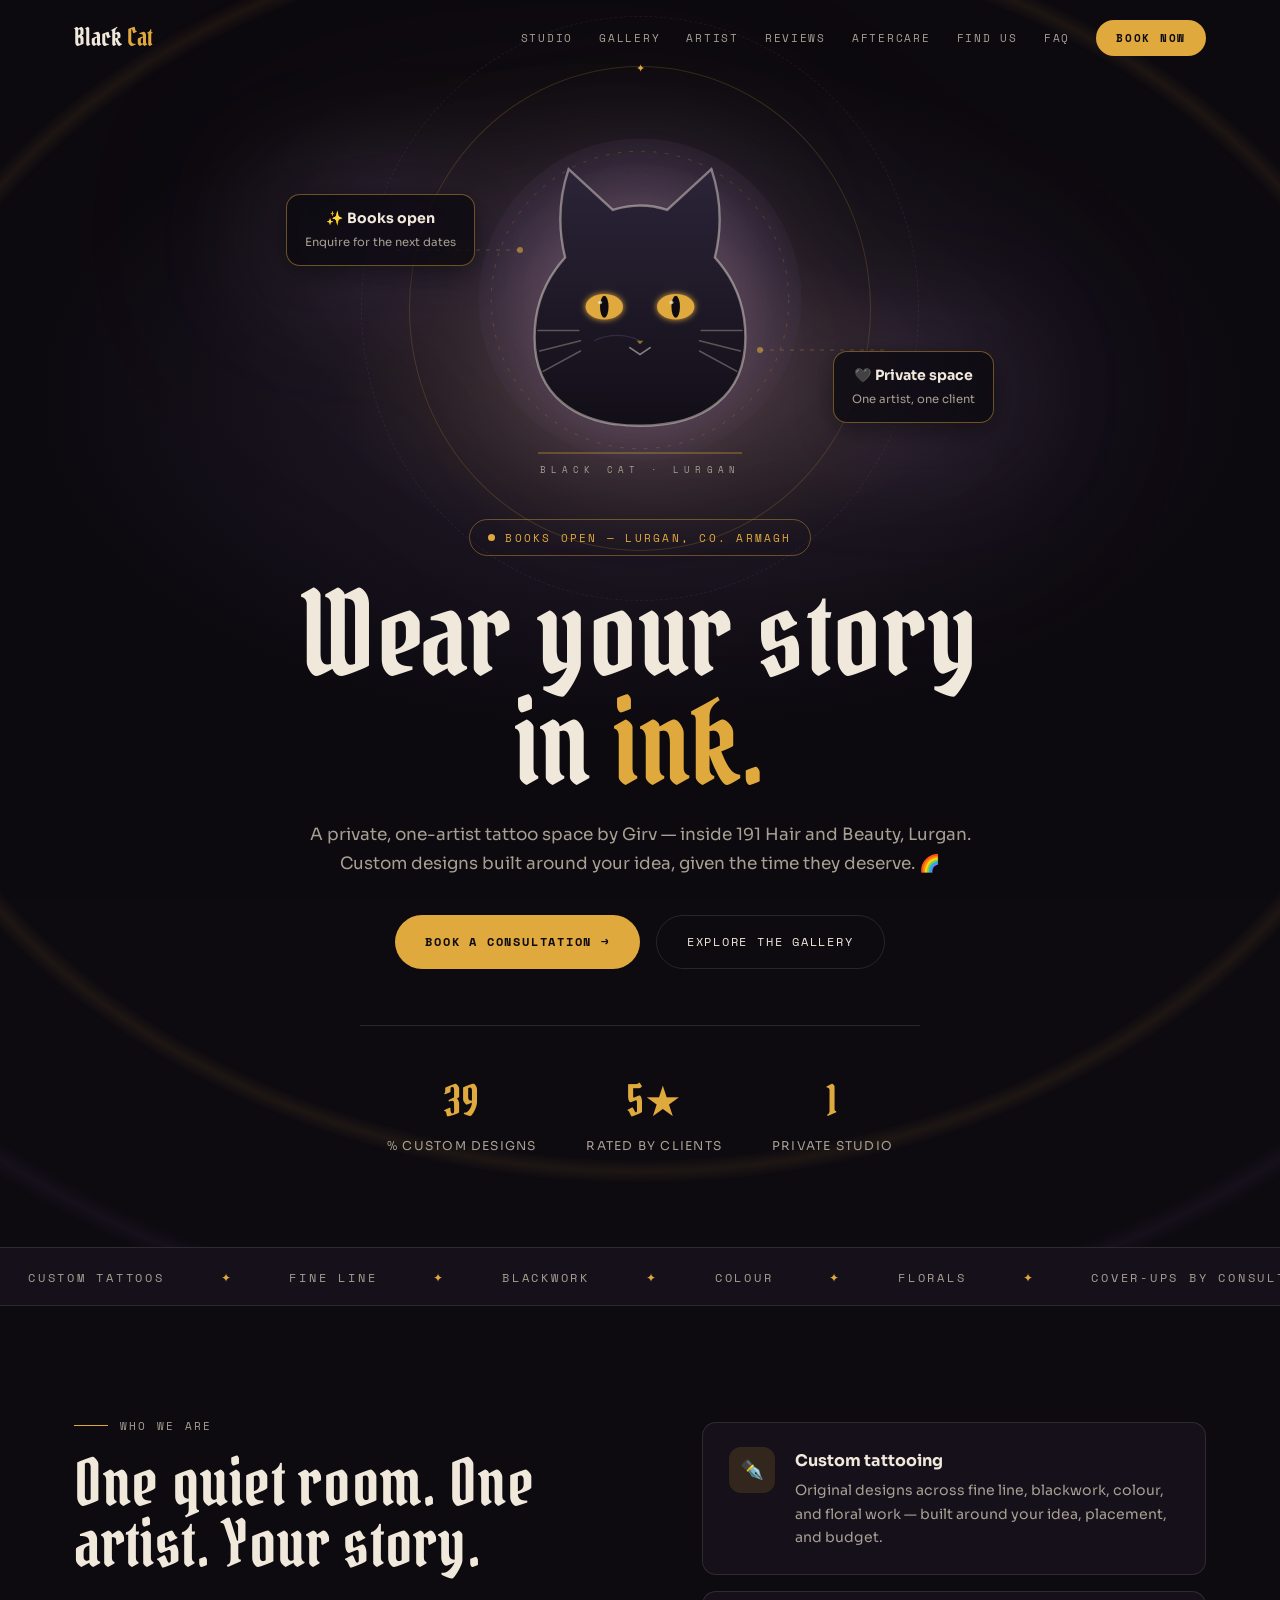
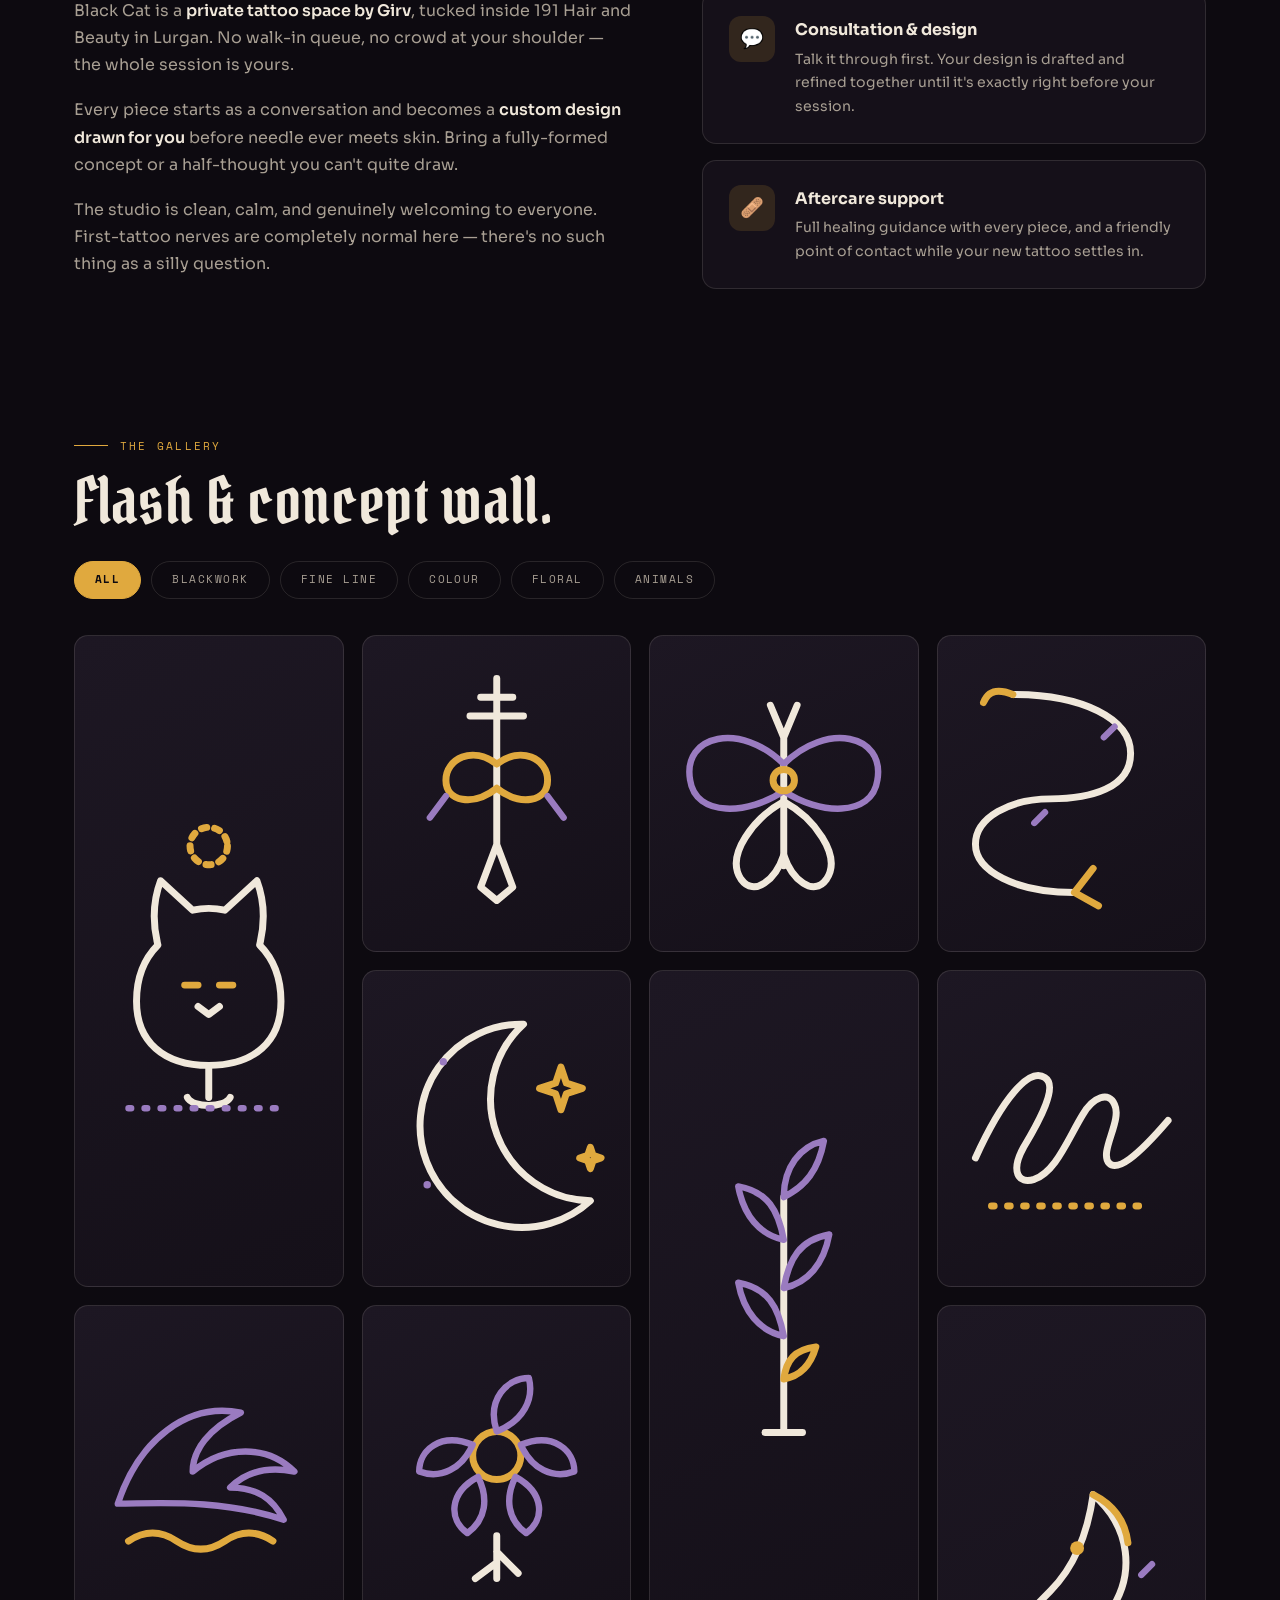
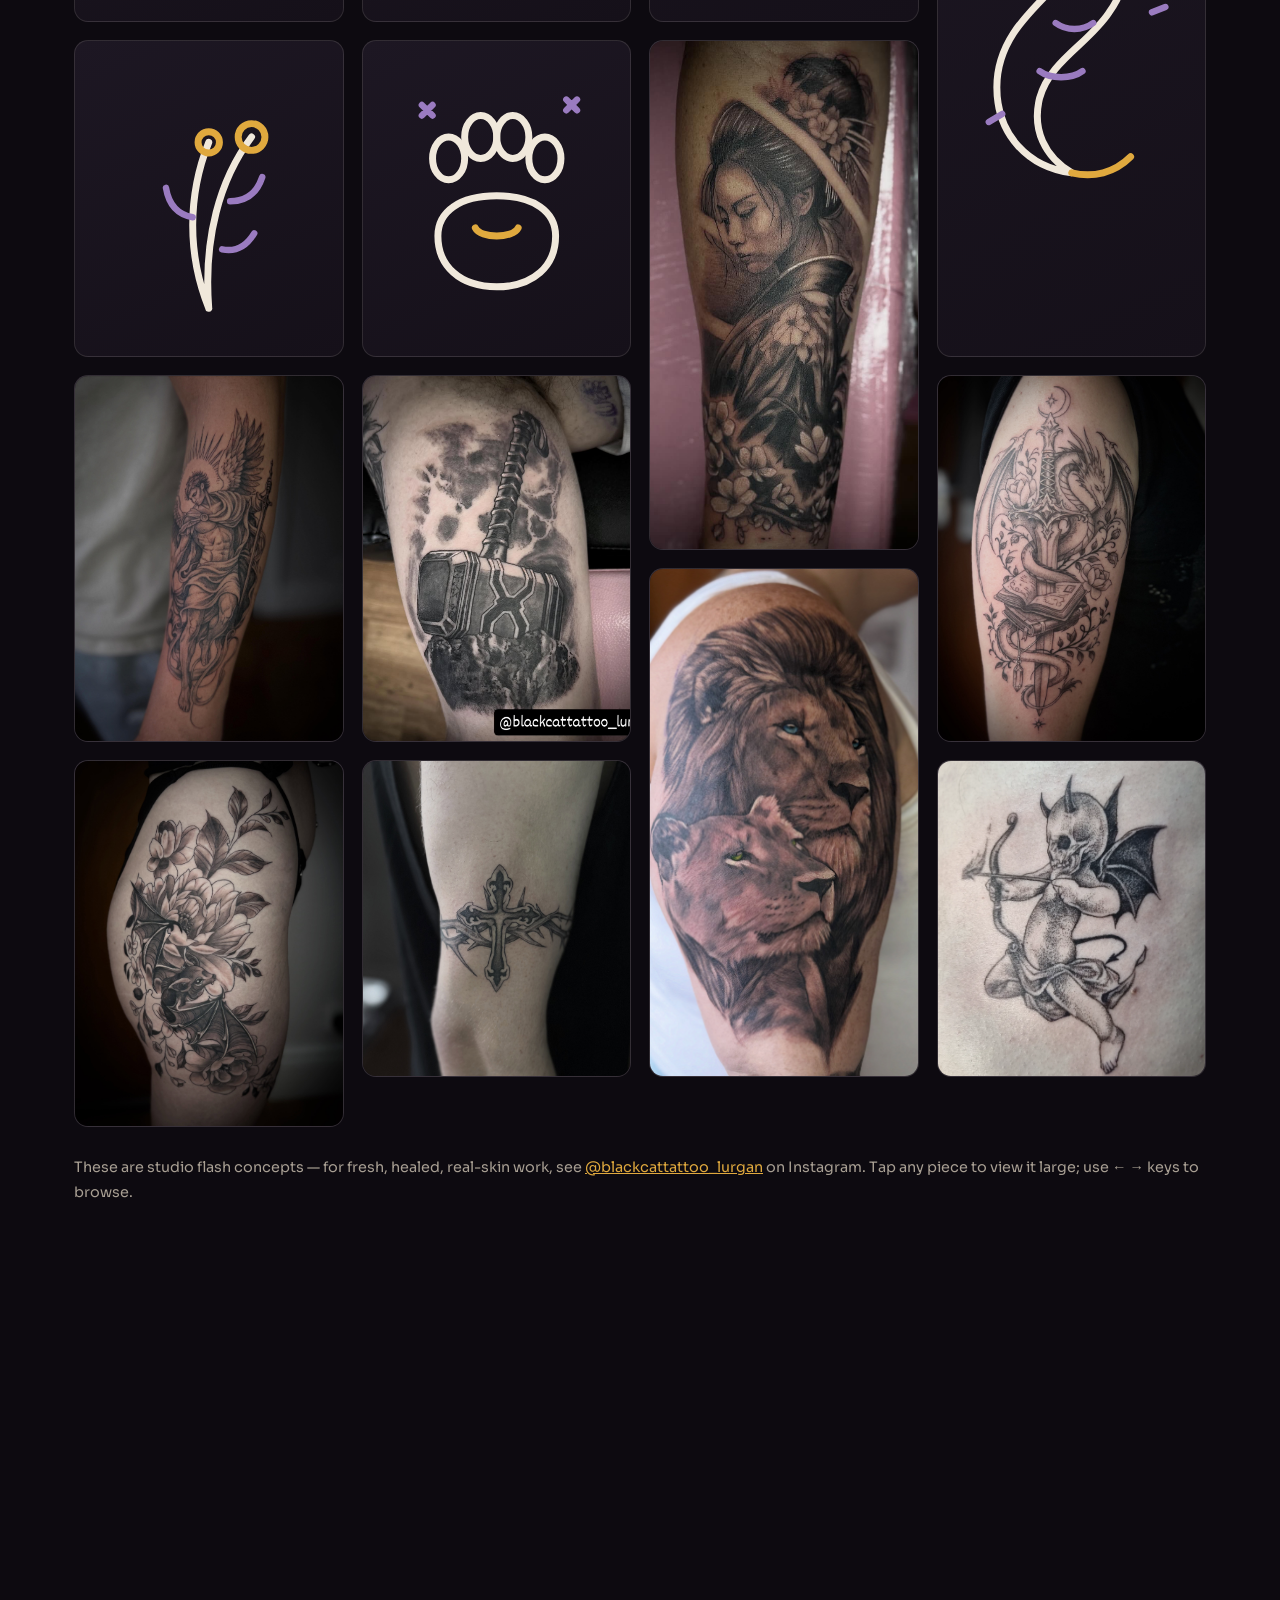
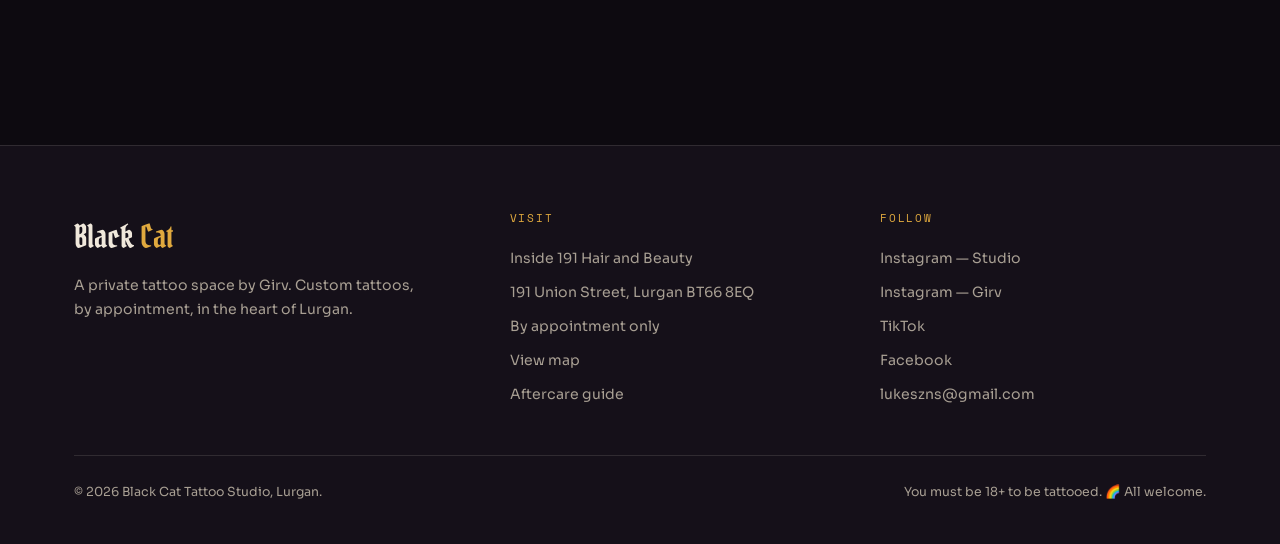
<file: black-cat-tattoo-v4.html>
<!DOCTYPE html>
<html lang="en">
<head>
<meta charset="UTF-8">
<meta name="viewport" content="width=device-width, initial-scale=1.0">
<title>Black Cat Tattoo Studio — Lurgan | Wear Your Story</title>
<meta name="description" content="Black Cat Tattoo Studio — a private tattoo space by Girv inside 191 Hair and Beauty, Lurgan. Custom tattoos by appointment. Books open. Enquire online.">
<link rel="preconnect" href="https://fonts.googleapis.com">
<link rel="preconnect" href="https://fonts.gstatic.com" crossorigin>
<link href="https://fonts.googleapis.com/css2?family=Pirata+One&family=Sora:wght@300;400;500;600;700;800&family=Space+Mono:wght@400;700&display=swap" rel="stylesheet">
<style>
  :root{
    --ink:#0d0a10;
    --ink-2:#151019;
    --ink-3:#1d1723;
    --bone:#f0e8db;
    --dim:#a89f93;
    --gold:#e0a93e;
    --gold-soft:rgba(224,169,62,.14);
    --violet:#9a7bc0;
    --line:rgba(240,232,219,.12);
    --shadow:0 24px 60px rgba(0,0,0,.5);
    --r:14px;
    --max:1180px;
  }
  *{margin:0;padding:0;box-sizing:border-box}
  html{scroll-behavior:smooth}
  body{
    background:var(--ink);color:var(--bone);
    font-family:'Sora',sans-serif;font-size:16px;line-height:1.7;
    -webkit-font-smoothing:antialiased;
  }
  /* Scoped to a wrapper (not body/html) so fixed nav/progress-bar don't hit the
     iOS Safari bug where overflow-x:hidden on an ancestor breaks position:fixed
     during scroll (causes the nav to glitch/ghost-repaint instead of staying put). */
  .page-wrap{overflow-x:hidden}
  ::selection{background:var(--gold);color:var(--ink)}
  a{color:inherit}
  button{font:inherit;color:inherit;background:none;border:none;cursor:pointer}
  .mono{font-family:'Space Mono',monospace;font-size:.7rem;letter-spacing:.2em;text-transform:uppercase}
  .display{font-family:'Pirata One',serif;font-weight:400;line-height:.95;letter-spacing:.01em}
  .wrap{max-width:var(--max);margin:0 auto;padding:0 24px}
  .eyebrow{color:var(--gold);margin-bottom:16px;display:flex;align-items:center;gap:12px}
  .eyebrow::before{content:"";width:34px;height:1px;background:var(--gold)}
  h2.display{font-size:clamp(2.4rem,5.5vw,4rem);margin-bottom:22px}
  section{padding:110px 0;position:relative}

  /* ---------- Progress bar + nav ---------- */
  #progress{position:fixed;top:0;left:0;height:2px;background:linear-gradient(90deg,var(--gold),var(--violet));width:0;z-index:80}
  nav{position:fixed;top:0;left:0;right:0;z-index:70;transition:background .3s,border-color .3s;border-bottom:1px solid transparent}
  nav.scrolled{background:rgba(13,10,16,.86);backdrop-filter:blur(14px);border-color:var(--line)}
  .nav-inner{max-width:var(--max);margin:0 auto;display:flex;align-items:center;justify-content:space-between;padding:16px 24px}
  .nav-mark{font-family:'Pirata One',serif;font-size:1.55rem;text-decoration:none}
  .nav-mark span{color:var(--gold)}
  .nav-links{display:flex;gap:26px;list-style:none;align-items:center}
  .nav-links a{text-decoration:none;color:var(--dim);font-family:'Space Mono',monospace;font-size:.68rem;letter-spacing:.16em;text-transform:uppercase;transition:color .2s}
  .nav-links a:hover,.nav-links a:focus-visible{color:var(--gold)}
  .nav-cta{background:var(--gold);color:var(--ink)!important;padding:10px 20px;border-radius:999px;font-weight:700}
  .nav-cta:hover{background:var(--bone)}
  .burger{display:none;flex-direction:column;gap:5px;padding:8px}
  .burger span{display:block;width:24px;height:2px;background:var(--bone);transition:.3s}
  /* Dimming backdrop behind the mobile menu card — lets it visibly "float"
     above the page, and gives a tap target for closing on an outside tap. */
  .nav-backdrop{position:fixed;inset:0;z-index:71;background:rgba(6,4,9,.6);backdrop-filter:blur(3px);-webkit-backdrop-filter:blur(3px);opacity:0;pointer-events:none;transition:opacity .3s ease}
  .nav-backdrop.open{opacity:1;pointer-events:auto}
  @media(max-width:820px){
    /* Nav bar itself stays pinned (logo + burger always reachable) — only the
       dropdown popup below is styled to clearly stand out from the page. */
    .nav-mark{position:relative;z-index:73}
    .nav-links{
      position:fixed;left:14px;right:14px;top:78px;z-index:74;
      max-height:calc(100svh - 100px);overflow-y:auto;
      flex-direction:column;align-items:stretch;gap:0;font-size:1rem;
      background:
        radial-gradient(ellipse 90% 60% at 50% 0%, rgba(154,123,192,.16), transparent 60%),
        radial-gradient(ellipse 70% 50% at 50% 100%, rgba(224,169,62,.10), transparent 65%),
        linear-gradient(165deg,var(--ink-3),var(--ink-2) 65%);
      border:1px solid var(--line);border-radius:20px;
      box-shadow:0 30px 80px rgba(0,0,0,.65), 0 0 0 1px rgba(224,169,62,.06);
      backdrop-filter:blur(24px);-webkit-backdrop-filter:blur(24px);
      padding:14px;
      transform:translateY(-14px) scale(.97);opacity:0;
      transition:transform .32s cubic-bezier(.2,.8,.2,1), opacity .25s ease;
      pointer-events:none;
    }
    .nav-links.open{transform:none;opacity:1;pointer-events:auto}
    .nav-links li{border-bottom:1px solid var(--line)}
    .nav-links li:last-child{border-bottom:none;margin-top:10px}
    .nav-links a{display:block;padding:16px 10px;font-size:.92rem}
    .nav-links .nav-cta{display:inline-flex;width:100%;justify-content:center;padding:15px 10px}
    .burger{display:flex;z-index:75}
    .burger.open span:nth-child(1){transform:translateY(7px) rotate(45deg)}
    .burger.open span:nth-child(2){opacity:0}
    .burger.open span:nth-child(3){transform:translateY(-7px) rotate(-45deg)}
  }
  html.nav-lock{overflow:hidden}

  /* ---------- Hero — centred full-bleed ---------- */
  header{
    min-height:100svh;display:flex;flex-direction:column;align-items:center;
    justify-content:center;text-align:center;
    padding:130px 24px 90px;position:relative;overflow:hidden;
  }
  .hero-bg{position:fixed;inset:0;z-index:-2;background:var(--ink)}
  /* Layered radial glows centred for the cat emblem */
  .hero-bg::before{
    content:"";position:absolute;inset:0;
    background:
      radial-gradient(ellipse 70% 55% at 50% 44%, rgba(154,123,192,.18), transparent 68%),
      radial-gradient(ellipse 40% 30% at 50% 44%, rgba(224,169,62,.13), transparent 60%);
    animation:drift 18s ease-in-out infinite alternate;
  }
  @keyframes drift{to{transform:scale(1.08) translateY(-2%)}}
  /* Decorative concentric ring lines */
  header::before{
    content:"";position:absolute;inset:0;
    background:
      radial-gradient(ellipse 64% 52% at 50% 44%, transparent 94%, rgba(224,169,62,.08) 96%, transparent 98%),
      radial-gradient(ellipse 82% 66% at 50% 44%, transparent 94%, rgba(154,123,192,.06) 96%, transparent 98%);
    pointer-events:none;z-index:0;
  }
  .grain{position:fixed;inset:0;z-index:-1;pointer-events:none;opacity:.5;
    background-image:url("data:image/svg+xml,%3Csvg xmlns='http://www.w3.org/2000/svg' width='120' height='120'%3E%3Cfilter id='n'%3E%3CfeTurbulence type='fractalNoise' baseFrequency='0.9' numOctaves='2'/%3E%3CfeColorMatrix values='0 0 0 0 0 0 0 0 0 0 0 0 0 0 0 0 0 0 0.04 0'/%3E%3C/filter%3E%3Crect width='120' height='120' filter='url(%23n)'/%3E%3C/svg%3E");}

  /* Cat emblem — big centred logo */
  .hero-emblem{
    position:relative;z-index:1;
    width:min(340px,62vw);margin:0 auto 32px;
    filter:drop-shadow(0 0 60px rgba(154,123,192,.35)) drop-shadow(0 0 120px rgba(224,169,62,.15));
    animation:emblemFloat 8s ease-in-out infinite;
    cursor:default;
    perspective:800px;
    transform-style:preserve-3d;
    transition:transform .18s ease-out;
  }
  @keyframes emblemFloat{0%,100%{transform:translateY(0)}50%{transform:translateY(-14px)}}
  /* Pause float on hover so tilt takes over cleanly */
  .hero-emblem:hover{animation-play-state:paused}
  .hero-emblem svg{width:100%;display:block;transform-style:preserve-3d;transition:transform .2s ease-out}

  /* Floating chips anchored to emblem */
  .hero-emblem .floating-chip{
    position:absolute;
    border:1px solid rgba(224,169,62,.45);
    background:rgba(13,10,16,.82);
    backdrop-filter:blur(10px);
    border-radius:14px;padding:12px 18px;
    box-shadow:0 8px 32px rgba(0,0,0,.5);
    pointer-events:none;
    z-index:10;
  }
  .hero-emblem .floating-chip .t{font-weight:700;font-size:.88rem;white-space:nowrap}
  .hero-emblem .floating-chip .s{color:var(--dim);font-size:.72rem;white-space:nowrap;margin-top:2px}
  /* Chip positions — outside the emblem card edges */
  .chip-1{
    top:18%;left:-54%;
    animation:chipFloat 6s ease-in-out infinite;
  }
  .chip-2{
    bottom:18%;right:-54%;
    animation:chipFloat 7s ease-in-out infinite reverse;
  }
  @keyframes chipFloat{0%,100%{transform:translateY(0)}50%{transform:translateY(-10px)}}
  /* Connector lines from chip to emblem (SVG overlay) */
  .chip-connector{
    position:absolute;inset:0;pointer-events:none;overflow:visible;z-index:5;
  }
  /* Mobile: stack chips below emblem in normal flow (avoids overlap with kicker) */
  @media(max-width:640px){
    .hero-emblem{display:flex;flex-direction:column;align-items:center;gap:14px}
    .orbit,.orbit-2,.chip-connector{display:none}
    .hero-emblem .floating-chip{position:static;transform:none!important;width:min(280px,80vw)}
    .floating-chip .t,.floating-chip .s{white-space:normal;text-align:center}
  }

  /* Orbit ring that spins around the emblem */
  .orbit{
    position:absolute;inset:-18%;border-radius:50%;
    border:1px solid rgba(224,169,62,.18);
    animation:spin 30s linear infinite;pointer-events:none;
  }
  .orbit::after{
    content:"✦";position:absolute;top:-8px;left:50%;transform:translateX(-50%);
    color:var(--gold);font-size:.7rem;
    animation:spin 30s linear infinite reverse;/* counter-rotate to keep upright */
  }
  .orbit-2{
    position:absolute;inset:-32%;border-radius:50%;
    border:1px dashed rgba(154,123,192,.12);
    animation:spin 50s linear infinite reverse;pointer-events:none;
  }
  @keyframes spin{to{transform:rotate(360deg)}}

  .hero-kicker{display:inline-flex;align-items:center;gap:10px;border:1px solid rgba(224,169,62,.4);border-radius:999px;padding:8px 18px;color:var(--gold);margin-bottom:24px;position:relative;z-index:1}
  .hero-kicker .dot{width:7px;height:7px;border-radius:50%;background:var(--gold);animation:pulse 2s infinite}
  @keyframes pulse{50%{opacity:.3}}
  header h1{font-size:clamp(3.2rem,9vw,7.8rem);position:relative;z-index:1;line-height:.92}
  header h1 em{font-style:normal;color:var(--gold)}
  .hero-copy{margin-top:22px;color:var(--dim);max-width:52ch;font-size:1.06rem;position:relative;z-index:1;margin-left:auto;margin-right:auto}
  .hero-btns{margin-top:36px;display:flex;gap:16px;flex-wrap:wrap;justify-content:center;position:relative;z-index:1}
  .btn{display:inline-flex;align-items:center;gap:10px;text-decoration:none;font-family:'Space Mono',monospace;font-size:.74rem;letter-spacing:.15em;text-transform:uppercase;padding:16px 30px;border-radius:999px;transition:.25s}
  .btn-gold{background:var(--gold);color:var(--ink);font-weight:700}
  .btn-gold:hover{background:var(--bone);transform:translateY(-2px)}
  .btn-ghost{border:1px solid var(--line)}
  .btn-ghost:hover{border-color:var(--gold);color:var(--gold);transform:translateY(-2px)}
  .hero-stats{display:flex;gap:50px;margin-top:56px;flex-wrap:wrap;justify-content:center;position:relative;z-index:1;
    border-top:1px solid var(--line);padding-top:40px;width:100%;max-width:560px}
  .stat .num{font-family:'Pirata One',serif;font-size:2.6rem;color:var(--gold)}
  .stat .lbl{color:var(--dim);font-size:.76rem;letter-spacing:.1em;text-transform:uppercase}

  .cat-eyes{transform-origin:center;animation:blink 6s infinite}
  @keyframes blink{0%,92%,100%{transform:scaleY(1)}94%,96%{transform:scaleY(.05)}}

  /* ---------- Marquee ---------- */
  .marquee{border-top:1px solid var(--line);border-bottom:1px solid var(--line);overflow:hidden;white-space:nowrap;padding:15px 0;background:var(--ink-2)}
  .marquee-track{display:inline-block;animation:scroll 26s linear infinite}
  .marquee:hover .marquee-track{animation-play-state:paused}
  @keyframes scroll{to{transform:translateX(-50%)}}
  .marquee span{font-family:'Space Mono',monospace;font-size:.72rem;letter-spacing:.24em;text-transform:uppercase;color:var(--dim);padding:0 28px}
  .marquee .star{color:var(--gold)}

  /* ---------- About ---------- */
  .about-grid{display:grid;grid-template-columns:1.05fr .95fr;gap:70px;align-items:center}
  @media(max-width:900px){.about-grid{grid-template-columns:1fr;gap:44px}}
  .about p{color:var(--dim);margin-bottom:18px;max-width:56ch}
  .about p strong{color:var(--bone);font-weight:600}
  .service-cards{display:grid;gap:16px}
  .svc{border:1px solid var(--line);border-radius:var(--r);padding:24px 26px;background:var(--ink-2);display:flex;gap:20px;align-items:flex-start;transition:.3s;cursor:default}
  .svc:hover{border-color:rgba(224,169,62,.45);transform:translateX(6px)}
  .svc .ico{width:46px;height:46px;flex:none;border-radius:12px;background:var(--gold-soft);display:grid;place-items:center;color:var(--gold);font-size:1.2rem}
  .svc h3{font-size:1rem;font-weight:700;margin-bottom:4px}
  .svc p{color:var(--dim);font-size:.88rem;margin:0}

  /* ---------- Gallery ---------- */
  .gal-head{display:flex;justify-content:space-between;align-items:flex-end;gap:30px;flex-wrap:wrap;margin-bottom:36px}
  .filters{display:flex;gap:10px;flex-wrap:wrap}
  .filter{border:1px solid var(--line);border-radius:999px;padding:9px 20px;font-family:'Space Mono',monospace;font-size:.66rem;letter-spacing:.14em;text-transform:uppercase;color:var(--dim);transition:.25s}
  .filter:hover{color:var(--bone);border-color:var(--dim)}
  .filter.active{background:var(--gold);border-color:var(--gold);color:var(--ink);font-weight:700}
  .gallery{display:grid;grid-template-columns:repeat(4,1fr);gap:18px;grid-auto-flow:dense}
  @media(max-width:1000px){.gallery{grid-template-columns:repeat(3,1fr)}}
  @media(max-width:720px){.gallery{grid-template-columns:repeat(2,1fr);gap:10px}}
  .piece{
    position:relative;border:1px solid var(--line);border-radius:var(--r);overflow:hidden;
    background:linear-gradient(155deg,var(--ink-3),var(--ink-2));aspect-ratio:.85;
    cursor:pointer;transform-style:preserve-3d;transition:transform .2s ease-out, opacity .35s, border-color .3s;
  }
  .piece.tall{grid-row:span 2;aspect-ratio:auto}
  .piece svg{width:100%;height:100%;display:block;transition:transform .5s}
  .piece:hover svg{transform:scale(1.06)}
  .piece:hover,.piece:active{border-color:rgba(224,169,62,.5)}
  .piece .meta{
    position:absolute;left:0;right:0;bottom:0;padding:40px 16px 14px;
    background:linear-gradient(transparent, rgba(13,10,16,.92));
    display:flex;justify-content:space-between;align-items:flex-end;gap:10px;
    opacity:0;transform:translateY(8px);transition:.3s;
  }
  .piece:hover .meta,.piece:focus-visible .meta{opacity:1;transform:none}
  .piece .meta .t{font-weight:700;font-size:.9rem}
  .piece .meta .s{color:var(--gold);font-family:'Space Mono',monospace;font-size:.6rem;letter-spacing:.14em;text-transform:uppercase}
  .piece.hidden{display:none}
  .piece .shine{position:absolute;inset:0;background:radial-gradient(320px circle at var(--mx,50%) var(--my,50%), rgba(240,232,219,.08), transparent 45%);pointer-events:none;opacity:0;transition:opacity .3s}
  .piece:hover .shine{opacity:1}
  /* Touch devices can't hover — keep captions visible so the grid still reads as a labelled gallery */
  @media(hover:none){
    .piece .meta{opacity:1;transform:none;padding:22px 10px 8px}
    .piece .meta .t{font-size:.72rem}
    .piece .meta .s{font-size:.52rem}
  }
  @media(max-width:480px){
    .gallery{gap:8px}
    .piece .meta{padding:20px 8px 7px}
    .piece .meta .t{font-size:.68rem}
    .piece .meta .s{font-size:.5rem}
  }
  .gal-note{margin-top:28px;color:var(--dim);font-size:.9rem}
  .gal-note a{color:var(--gold)}

  /* Lightbox */
  .lightbox{position:fixed;inset:0;z-index:100;background:rgba(13,10,16,.94);backdrop-filter:blur(10px);display:none;align-items:center;justify-content:center;padding:24px}
  .lightbox.open{display:flex}
  .lb-inner{max-width:640px;width:100%;position:relative;animation:lbIn .35s ease}
  @keyframes lbIn{from{opacity:0;transform:scale(.94)}}
  .lb-art{border:1px solid var(--line);border-radius:20px;overflow:hidden;background:linear-gradient(155deg,var(--ink-3),var(--ink-2));box-shadow:var(--shadow)}
  .lb-art svg{width:100%;height:auto;max-height:62vh;display:block}
  .lb-info{display:flex;justify-content:space-between;align-items:center;gap:16px;padding:18px 6px 0}
  .lb-info .t{font-family:'Pirata One',serif;font-size:1.7rem}
  .lb-info .s{color:var(--gold);font-family:'Space Mono',monospace;font-size:.64rem;letter-spacing:.16em;text-transform:uppercase}
  .lb-info .want{font-family:'Space Mono',monospace;font-size:.64rem;letter-spacing:.12em;text-transform:uppercase;color:var(--ink);background:var(--gold);border-radius:999px;padding:10px 18px;text-decoration:none;font-weight:700;white-space:nowrap}
  .lb-btn{position:absolute;top:50%;transform:translateY(-50%);width:46px;height:46px;border-radius:50%;border:1px solid var(--line);background:rgba(21,16,25,.85);display:grid;place-items:center;font-size:1.2rem;transition:.2s}
  .lb-btn:hover{border-color:var(--gold);color:var(--gold)}
  .lb-prev{left:-64px}.lb-next{right:-64px}
  .lb-close{position:absolute;top:-52px;right:0;width:42px;height:42px;border-radius:50%;border:1px solid var(--line);background:rgba(21,16,25,.85);font-size:1.05rem}
  .lb-close:hover{border-color:var(--gold);color:var(--gold)}
  @media(max-width:820px){.lb-prev{left:8px;top:auto;bottom:-60px;transform:none}.lb-next{right:8px;top:auto;bottom:-60px;transform:none}}

  /* ---------- Artist ---------- */
  .artist-grid{display:grid;grid-template-columns:.9fr 1.1fr;gap:70px;align-items:center}
  @media(max-width:900px){.artist-grid{grid-template-columns:1fr;gap:44px}}
  .artist-visual{border:1px solid var(--line);border-radius:22px;overflow:hidden;background:linear-gradient(160deg,#211a29,var(--ink-2));box-shadow:var(--shadow);position:relative}
  .artist-visual svg{width:100%;display:block}
  .artist-tagline{position:absolute;bottom:0;left:0;right:0;padding:44px 22px 18px;background:linear-gradient(transparent, rgba(13,10,16,.9))}
  .artist-tagline .t{font-family:'Pirata One',serif;font-size:1.8rem}
  .artist-tagline .s{color:var(--violet);font-size:.85rem}
  .artist p{color:var(--dim);margin-bottom:16px;max-width:54ch}
  .badges{display:flex;gap:10px;flex-wrap:wrap;margin-top:20px}
  .badge{border:1px solid var(--line);border-radius:999px;padding:8px 16px;font-size:.76rem;color:var(--dim)}
  .badge b{color:var(--gold);font-weight:600}

  /* ---------- Testimonials ---------- */
  .testis{background:var(--ink-2);border-top:1px solid var(--line);border-bottom:1px solid var(--line)}
  .t-slider{max-width:760px;margin:0 auto}
  .t-slides{position:relative;min-height:230px}
  @media(max-width:640px){.t-slides{min-height:340px}}
  @media(max-width:420px){.t-slides{min-height:400px}}
  .t-slide{position:absolute;inset:0;opacity:0;transform:translateY(14px);transition:.5s;pointer-events:none;text-align:center}
  .t-slide.active{opacity:1;transform:none;pointer-events:auto}
  .t-stars{color:var(--gold);letter-spacing:6px;font-size:1.05rem;margin-bottom:18px}
  .t-slide p{font-size:1.15rem;line-height:1.75;color:var(--bone)}
  .t-slide .who{margin-top:20px;color:var(--dim);font-family:'Space Mono',monospace;font-size:.68rem;letter-spacing:.18em;text-transform:uppercase}
  .t-dots{display:flex;gap:10px;justify-content:center;margin-top:36px}
  .t-dot{width:9px;height:9px;border-radius:50%;background:var(--line);transition:.3s}
  .t-dot.active{background:var(--gold);transform:scale(1.3)}

  /* ---------- Booking ---------- */
  .book-grid{display:grid;grid-template-columns:.85fr 1.15fr;gap:70px;align-items:flex-start}
  @media(max-width:940px){.book-grid{grid-template-columns:1fr;gap:44px}}
  .book-side p{color:var(--dim);max-width:44ch;margin-bottom:20px}
  .book-list{list-style:none;margin-top:12px}
  .book-list li{display:flex;gap:14px;padding:14px 0;border-bottom:1px solid var(--line);color:var(--dim);font-size:.92rem}
  .book-list li::before{content:"✦";color:var(--gold)}
  .form-card{border:1px solid var(--line);border-radius:22px;background:var(--ink-2);padding:38px;box-shadow:var(--shadow)}
  @media(max-width:520px){.form-card{padding:26px 20px}}
  .form-grid{display:grid;grid-template-columns:1fr 1fr;gap:18px}
  .form-grid .full{grid-column:1/-1}
  @media(max-width:560px){.form-grid{grid-template-columns:1fr}}
  .field label{display:block;font-family:'Space Mono',monospace;font-size:.62rem;letter-spacing:.16em;text-transform:uppercase;color:var(--dim);margin-bottom:8px}
  .field label b{color:var(--gold)}
  .field input,.field select,.field textarea{
    width:100%;background:var(--ink);border:1px solid var(--line);border-radius:10px;
    color:var(--bone);font:inherit;font-size:.94rem;padding:13px 15px;transition:border-color .2s, box-shadow .2s;
  }
  .field textarea{resize:vertical;min-height:110px}
  .field input:focus,.field select:focus,.field textarea:focus{outline:none;border-color:var(--gold);box-shadow:0 0 0 3px rgba(224,169,62,.15)}
  .field select{appearance:none;background-image:url("data:image/svg+xml,%3Csvg xmlns='http://www.w3.org/2000/svg' width='12' height='8'%3E%3Cpath d='M1 1l5 5 5-5' stroke='%23a89f93' stroke-width='2' fill='none'/%3E%3C/svg%3E");background-repeat:no-repeat;background-position:right 15px center}
  .field .err{color:#e07a6a;font-size:.74rem;margin-top:6px;display:none}
  .field.invalid input,.field.invalid select,.field.invalid textarea{border-color:#e07a6a}
  .field.invalid .err{display:block}
  .upload{border:1.5px dashed var(--line);border-radius:12px;padding:22px;text-align:center;color:var(--dim);font-size:.86rem;cursor:pointer;transition:.25s}
  .upload:hover,.upload.drag{border-color:var(--gold);color:var(--gold);background:var(--gold-soft)}
  .upload input{display:none}
  .previews{display:flex;gap:10px;flex-wrap:wrap;margin-top:12px}
  .preview-item{position:relative;width:64px;height:64px}
  .preview-item img{width:100%;height:100%;object-fit:cover;border-radius:8px;border:1px solid var(--line);display:block}
  .preview-remove{
    position:absolute;top:-7px;right:-7px;width:20px;height:20px;border-radius:50%;
    background:var(--ink);border:1px solid var(--line);color:var(--bone);
    font-size:.6rem;line-height:1;display:grid;place-items:center;transition:.2s;
  }
  .preview-remove:hover{border-color:#e07a6a;color:#e07a6a}
  .check{display:flex;gap:12px;align-items:flex-start;font-size:.84rem;color:var(--dim)}
  .check input{width:18px;height:18px;margin-top:2px;accent-color:var(--gold)}
  .submit-btn{width:100%;background:var(--gold);color:var(--ink);border-radius:12px;padding:17px;font-family:'Space Mono',monospace;font-size:.78rem;letter-spacing:.16em;text-transform:uppercase;font-weight:700;transition:.25s}
  .submit-btn:hover{background:var(--bone);transform:translateY(-2px)}
  .form-success-backdrop{
    position:fixed;inset:0;z-index:110;background:rgba(6,4,9,.72);
    backdrop-filter:blur(6px);-webkit-backdrop-filter:blur(6px);
    display:none;align-items:center;justify-content:center;padding:24px;
  }
  .form-success-backdrop.show{display:flex}
  .form-success{
    position:relative;text-align:center;padding:48px 34px 38px;max-width:420px;width:100%;
    background:
      radial-gradient(ellipse 90% 60% at 50% 0%, rgba(154,123,192,.18), transparent 60%),
      radial-gradient(ellipse 70% 50% at 50% 100%, rgba(224,169,62,.12), transparent 65%),
      linear-gradient(165deg,var(--ink-3),var(--ink-2) 65%);
    border:1px solid var(--line);border-radius:22px;
    box-shadow:0 30px 80px rgba(0,0,0,.65), 0 0 0 1px rgba(224,169,62,.06);
    animation:lbIn .4s ease;
  }
  .form-success .big{font-family:'Pirata One',serif;font-size:2.4rem;color:var(--gold);margin:14px 0 10px}
  .form-success p{color:var(--dim);max-width:40ch;margin:0 auto 8px}
  .form-success-close{
    position:absolute;top:14px;right:14px;width:38px;height:38px;border-radius:50%;
    border:1px solid var(--line);background:rgba(21,16,25,.6);display:grid;place-items:center;
    font-size:1rem;transition:.2s;
  }
  .form-success-close:hover{border-color:var(--gold);color:var(--gold)}

  /* ---------- FAQ ---------- */
  .faq{max-width:780px;margin:0 auto}
  .q{border-bottom:1px solid var(--line)}
  .q button{width:100%;display:flex;justify-content:space-between;align-items:center;gap:20px;padding:24px 4px;text-align:left;font-weight:600;font-size:1.02rem;transition:color .2s}
  .q button:hover{color:var(--gold)}
  .q .plus{color:var(--gold);font-size:1.3rem;transition:transform .3s;flex:none}
  .q.open .plus{transform:rotate(45deg)}
  .q .a{max-height:0;overflow:hidden;transition:max-height .4s ease}
  .q .a p{color:var(--dim);padding:0 4px 24px;font-size:.94rem;max-width:64ch}

  /* ---------- Footer ---------- */
  footer{border-top:1px solid var(--line);padding:64px 0 40px;background:var(--ink-2)}
  .foot-grid{display:grid;grid-template-columns:1.2fr 1fr 1fr;gap:44px;margin-bottom:44px}
  @media(max-width:760px){.foot-grid{grid-template-columns:1fr;gap:30px}}
  .foot-mark{font-family:'Pirata One',serif;font-size:2rem}
  .foot-mark span{color:var(--gold)}
  footer p,footer li{color:var(--dim);font-size:.88rem}
  footer ul{list-style:none}
  footer li{padding:5px 0}
  footer a{text-decoration:none;transition:color .2s}
  footer a:hover{color:var(--gold)}
  .foot-h{font-family:'Space Mono',monospace;font-size:.66rem;letter-spacing:.18em;text-transform:uppercase;color:var(--gold);margin-bottom:14px}
  .foot-bottom{border-top:1px solid var(--line);padding-top:26px;display:flex;justify-content:space-between;gap:16px;flex-wrap:wrap;color:var(--dim);font-size:.78rem}

  /* ---------- Aftercare ---------- */
  .care{background:var(--ink-2);border-top:1px solid var(--line);border-bottom:1px solid var(--line)}
  .care-grid{display:grid;grid-template-columns:repeat(4,1fr);gap:18px;margin-top:14px}
  @media(max-width:980px){.care-grid{grid-template-columns:repeat(2,1fr)}}
  @media(max-width:560px){.care-grid{grid-template-columns:1fr}}
  .care-step{border:1px solid var(--line);border-radius:var(--r);background:var(--ink);padding:26px;position:relative;overflow:hidden;transition:.3s}
  .care-step:hover{border-color:rgba(224,169,62,.5);transform:translateY(-4px)}
  .care-step .when{font-family:'Space Mono',monospace;font-size:.62rem;letter-spacing:.16em;text-transform:uppercase;color:var(--gold);margin-bottom:10px}
  .care-step h3{font-size:1rem;font-weight:700;margin-bottom:10px}
  .care-step p{color:var(--dim);font-size:.87rem}
  .care-step .stage-ico{position:absolute;top:18px;right:18px;font-size:1.2rem;opacity:.85}
  .care-step .bar{position:absolute;left:0;top:0;bottom:0;width:3px;background:linear-gradient(var(--gold),var(--violet));opacity:.7}
  .dos-grid{display:grid;grid-template-columns:1fr 1fr;gap:18px;margin-top:22px}
  @media(max-width:720px){.dos-grid{grid-template-columns:1fr}}
  .dos{border:1px solid var(--line);border-radius:var(--r);padding:26px;background:var(--ink)}
  .dos h3{font-size:.95rem;font-weight:700;margin-bottom:14px;display:flex;align-items:center;gap:10px}
  .dos.good h3{color:var(--gold)}
  .dos.bad h3{color:#e07a6a}
  .dos ul{list-style:none}
  .dos li{display:flex;gap:12px;padding:8px 0;color:var(--dim);font-size:.88rem;border-bottom:1px solid rgba(240,232,219,.06)}
  .dos li:last-child{border-bottom:none}
  .dos.good li::before{content:"✓";color:var(--gold);font-weight:700}
  .dos.bad li::before{content:"✕";color:#e07a6a;font-weight:700}
  .care-note{margin-top:24px;color:var(--dim);font-size:.85rem;max-width:70ch}
  .care-note b{color:var(--bone)}

  /* ---------- Find us / map ---------- */
  .map-grid{display:grid;grid-template-columns:.8fr 1.2fr;gap:44px;align-items:stretch}
  @media(max-width:900px){.map-grid{grid-template-columns:1fr}}
  .map-side{display:flex;flex-direction:column;justify-content:center}
  .map-side p{color:var(--dim);max-width:44ch;margin-bottom:20px}
  .addr-card{border:1px solid var(--line);border-radius:var(--r);background:var(--ink-2);padding:26px;margin-bottom:14px}
  .addr-card .k{font-family:'Space Mono',monospace;font-size:.62rem;letter-spacing:.16em;text-transform:uppercase;color:var(--gold);margin-bottom:6px}
  .addr-card .v{font-size:.95rem}
  .addr-card .v a{color:var(--bone);text-decoration-color:rgba(240,232,219,.3)}
  .addr-card .v a:hover{color:var(--gold)}
  .map-frame{border:1px solid var(--line);border-radius:22px;overflow:hidden;box-shadow:var(--shadow);position:relative;min-height:420px;background:var(--ink-3)}
  .map-frame iframe{position:absolute;inset:0;width:100%;height:100%;border:0;filter:grayscale(.55) contrast(1.05) brightness(.92)}
  .map-frame:hover iframe{filter:none}
  .map-frame iframe{transition:filter .4s}
  .map-pin-chip{position:absolute;top:16px;left:16px;z-index:2;border:1px solid var(--line);background:rgba(13,10,16,.88);backdrop-filter:blur(8px);border-radius:999px;padding:10px 18px;display:flex;align-items:center;gap:10px;font-size:.8rem;pointer-events:none}
  .map-pin-chip .pin{color:var(--gold)}

  /* Reveal */
  .reveal{opacity:0;transform:translateY(28px);transition:opacity .7s ease,transform .7s ease}
  .reveal.in{opacity:1;transform:none}
  .d1{transition-delay:.08s}.d2{transition-delay:.16s}.d3{transition-delay:.24s}
  @media(prefers-reduced-motion:reduce){
    *,*::before,*::after{animation:none!important;transition:none!important}
    .reveal{opacity:1;transform:none}
    html{scroll-behavior:auto}
  }
</style>
</head>
<body>
<div id="progress"></div>
<div class="hero-bg"></div>
<div class="grain"></div>

<nav id="nav">
  <div class="nav-backdrop" id="navBackdrop"></div>
  <div class="nav-inner">
    <a class="nav-mark" href="#top">Black<span> Cat</span></a>
    <button class="burger" id="burger" aria-label="Menu" aria-expanded="false">
      <span></span><span></span><span></span>
    </button>
    <ul class="nav-links" id="navLinks">
      <li><a href="#about">Studio</a></li>
      <li><a href="#gallery">Gallery</a></li>
      <li><a href="#artist">Artist</a></li>
      <li><a href="#reviews">Reviews</a></li>
      <li><a href="#aftercare">Aftercare</a></li>
      <li><a href="#findus">Find us</a></li>
      <li><a href="#faq">FAQ</a></li>
      <li><a class="nav-cta" href="#book">Book Now</a></li>
    </ul>
  </div>
</nav>

<div class="page-wrap">
<header id="top">

  <!-- Large centred cat emblem -->
  <div class="hero-emblem" id="catCard">
    <div class="orbit"><span></span></div>
    <div class="orbit-2"></div>

    <!-- Connector lines SVG overlay -->
    <svg class="chip-connector" viewBox="0 0 340 340" aria-hidden="true">
      <!-- Left chip connector: from left edge of emblem (~12%) to chip -->
      <line x1="50" y1="120" x2="-80" y2="120" stroke="rgba(224,169,62,.3)" stroke-width="1" stroke-dasharray="4 6"/>
      <circle cx="50" cy="120" r="3" fill="#e0a93e" opacity=".6"/>
      <!-- Right chip connector: from right edge (~88%) to chip -->
      <line x1="290" y1="220" x2="420" y2="220" stroke="rgba(224,169,62,.3)" stroke-width="1" stroke-dasharray="4 6"/>
      <circle cx="290" cy="220" r="3" fill="#e0a93e" opacity=".6"/>
    </svg>

    <svg class="emblem-art" viewBox="0 0 400 420" aria-label="Black Cat Tattoo Studio emblem" role="img">
      <defs>
        <radialGradient id="glow" cx="50%" cy="46%" r="60%">
          <stop offset="0%" stop-color="#9a7bc0" stop-opacity=".28"/>
          <stop offset="100%" stop-color="#9a7bc0" stop-opacity="0"/>
        </radialGradient>
        <radialGradient id="goldGlow" cx="50%" cy="46%" r="50%">
          <stop offset="0%" stop-color="#e0a93e" stop-opacity=".12"/>
          <stop offset="100%" stop-color="#e0a93e" stop-opacity="0"/>
        </radialGradient>
        <linearGradient id="fur" x1="0" y1="0" x2="0" y2="1">
          <stop offset="0%" stop-color="#2c2438"/>
          <stop offset="100%" stop-color="#120e17"/>
        </linearGradient>
        <filter id="eyeBloom" x="-50%" y="-50%" width="200%" height="200%">
          <feGaussianBlur in="SourceGraphic" stdDeviation="4" result="blur"/>
          <feMerge><feMergeNode in="blur"/><feMergeNode in="SourceGraphic"/></feMerge>
        </filter>
      </defs>

      <!-- Ambient glows -->
      <ellipse cx="200" cy="200" rx="190" ry="190" fill="url(#glow)"/>
      <ellipse cx="200" cy="200" rx="160" ry="160" fill="url(#goldGlow)"/>

      <!-- Outer decorative ring -->
      <circle cx="200" cy="200" r="175" fill="none" stroke="rgba(224,169,62,.25)" stroke-width="1" stroke-dasharray="4 10"/>
      <!-- Inner ring -->
      <circle cx="200" cy="200" r="155" fill="none" stroke="rgba(154,123,192,.15)" stroke-width="1" stroke-dasharray="1 8"/>

      <!-- Cat body -->
      <path d="M200 348c-76 0-124-36-124-104 0-40 16-72 36-94-8-32-8-68 4-104l52 48a104 104 0 0 1 64 0l52-48c12 36 12 72 4 104 20 22 36 54 36 94 0 68-48 104-124 104z"
        fill="url(#fur)" stroke="rgba(240,232,219,.45)" stroke-width="2.8"/>

      <!-- Ears inner highlight -->
      <path d="M200 248a60 60 0 0 0-54 0" fill="none" stroke="rgba(154,123,192,.2)" stroke-width="1.5"/>

      <!-- Eyes with glow filter -->
      <g class="cat-eyes">
        <ellipse cx="158" cy="208" rx="22" ry="15" fill="#e0a93e" filter="url(#eyeBloom)"/>
        <ellipse cx="242" cy="208" rx="22" ry="15" fill="#e0a93e" filter="url(#eyeBloom)"/>
        <!-- Pupils -->
        <ellipse cx="158" cy="208" rx="5" ry="13" fill="#0d0a10"/>
        <ellipse cx="242" cy="208" rx="5" ry="13" fill="#0d0a10"/>
        <!-- Eye shine flecks -->
        <ellipse cx="153" cy="203" rx="2.5" ry="2" fill="rgba(240,232,219,.7)"/>
        <ellipse cx="237" cy="203" rx="2.5" ry="2" fill="rgba(240,232,219,.7)"/>
      </g>

      <!-- Nose -->
      <path d="M196 248l4 4 4-4" fill="rgba(224,169,62,.6)" stroke="none"/>

      <!-- Mouth -->
      <path d="M188 256l12 8 12-8" stroke="rgba(240,232,219,.5)" stroke-width="2" fill="none" stroke-linecap="round"/>

      <!-- Whiskers -->
      <g stroke="rgba(240,232,219,.3)" stroke-width="1.8" stroke-linecap="round">
        <path d="M128 236H80M130 248l-48 12M130 260l-44 24"/>
        <path d="M272 236h48M270 248l48 12M270 260l44 24"/>
      </g>

      <!-- Base line -->
      <path d="M80 380h240" stroke="rgba(224,169,62,.4)" stroke-width="1.5"/>

      <!-- Studio text -->
      <text x="200" y="404" text-anchor="middle" fill="#a89f93"
        font-family="Space Mono, monospace" font-size="11" letter-spacing="6">BLACK CAT · LURGAN</text>
    </svg>

    <!-- Chip: Books open (left) -->
    <div class="floating-chip chip-1">
      <div class="t">✨ Books open</div>
      <div class="s">Enquire for the next dates</div>
    </div>

    <!-- Chip: Private space (right) -->
    <div class="floating-chip chip-2">
      <div class="t">🖤 Private space</div>
      <div class="s">One artist, one client</div>
    </div>
  </div>

  <!-- Kicker pill -->
  <span class="hero-kicker mono"><span class="dot"></span> Books open — Lurgan, Co. Armagh</span>

  <!-- Main headline -->
  <h1 class="display">Wear your story<br>in <em>ink.</em></h1>

  <p class="hero-copy">A private, one-artist tattoo space by Girv — inside 191 Hair and Beauty, Lurgan. Custom designs built around your idea, given the time they deserve. 🌈</p>

  <div class="hero-btns">
    <a class="btn btn-gold" href="#book">Book a consultation →</a>
    <a class="btn btn-ghost" href="#gallery">Explore the gallery</a>
  </div>

  <div class="hero-stats">
    <div class="stat"><div class="num" data-count="100">0</div><div class="lbl">% custom designs</div></div>
    <div class="stat"><div class="num" data-count="5" data-suffix="★">0</div><div class="lbl">rated by clients</div></div>
    <div class="stat"><div class="num" data-count="1">0</div><div class="lbl">private studio</div></div>
  </div>

</header>

<div class="marquee" aria-hidden="true">
  <div class="marquee-track">
    <span>Custom tattoos</span><span class="star">✦</span><span>Fine line</span><span class="star">✦</span><span>Blackwork</span><span class="star">✦</span><span>Colour</span><span class="star">✦</span><span>Florals</span><span class="star">✦</span><span>Cover-ups by consultation</span><span class="star">✦</span><span>All welcome 🌈</span><span class="star">✦</span>
    <span>Custom tattoos</span><span class="star">✦</span><span>Fine line</span><span class="star">✦</span><span>Blackwork</span><span class="star">✦</span><span>Colour</span><span class="star">✦</span><span>Florals</span><span class="star">✦</span><span>Cover-ups by consultation</span><span class="star">✦</span><span>All welcome 🌈</span><span class="star">✦</span>
  </div>
</div>

<section id="about">
  <div class="wrap about-grid">
    <div class="about reveal">
      <p class="mono eyebrow">Who we are</p>
      <h2 class="display">One quiet room. One artist. Your story.</h2>
      <p>Black Cat is a <strong>private tattoo space by Girv</strong>, tucked inside 191 Hair and Beauty in Lurgan. No walk-in queue, no crowd at your shoulder — the whole session is yours.</p>
      <p>Every piece starts as a conversation and becomes a <strong>custom design drawn for you</strong> before needle ever meets skin. Bring a fully-formed concept or a half-thought you can't quite draw.</p>
      <p>The studio is clean, calm, and genuinely welcoming to everyone. First-tattoo nerves are completely normal here — there's no such thing as a silly question.</p>
    </div>
    <div class="service-cards">
      <div class="svc reveal d1"><div class="ico">✒️</div><div><h3>Custom tattooing</h3><p>Original designs across fine line, blackwork, colour, and floral work — built around your idea, placement, and budget.</p></div></div>
      <div class="svc reveal d2"><div class="ico">💬</div><div><h3>Consultation &amp; design</h3><p>Talk it through first. Your design is drafted and refined together until it's exactly right before your session.</p></div></div>
      <div class="svc reveal d3"><div class="ico">🩹</div><div><h3>Aftercare support</h3><p>Full healing guidance with every piece, and a friendly point of contact while your new tattoo settles in.</p></div></div>
    </div>
  </div>
</section>

<section id="gallery" style="padding-top:30px">
  <div class="wrap">
    <div class="gal-head reveal">
      <div>
        <p class="mono eyebrow">The gallery</p>
        <h2 class="display" style="margin-bottom:0">Flash &amp; concept wall.</h2>
      </div>
      <div class="filters" role="tablist" aria-label="Filter gallery">
        <button class="filter active" data-f="all">All</button>
        <button class="filter" data-f="blackwork">Blackwork</button>
        <button class="filter" data-f="fineline">Fine line</button>
        <button class="filter" data-f="colour">Colour</button>
        <button class="filter" data-f="floral">Floral</button>
        <button class="filter" data-f="animal">Animals</button>
      </div>
    </div>

    <div class="gallery" id="gallery-grid"><!-- pieces injected by JS --></div>

    <p class="gal-note reveal">These are studio flash concepts — for fresh, healed, real-skin work, see <a href="https://www.instagram.com/blackcattattoo_lurgan/" target="_blank" rel="noopener">@blackcattattoo_lurgan</a> on Instagram. Tap any piece to view it large; use ← → keys to browse.</p>
  </div>
</section>

<section id="artist" style="padding-top:30px">
  <div class="wrap artist-grid">
    <div class="artist-visual reveal">
      <img src="images/girv-artist.jpg" alt="Girv, tattoo artist at Black Cat Tattoo Studio" style="width:100%;aspect-ratio:400/440;object-fit:cover;display:block">
      <div class="artist-tagline">
        <div class="t">Girv</div>
        <div class="s">Tattoo artist &amp; studio owner · @girv.tattoo</div>
      </div>
    </div>
    <div class="artist reveal">
      <p class="mono eyebrow">Your artist</p>
      <h2 class="display">Meet Girv.</h2>
      <p>The resident artist and owner behind Black Cat, tattooing from Lurgan and sharing work as <a href="https://www.instagram.com/girv.tattoo/" target="_blank" rel="noopener" style="color:var(--gold)">@girv.tattoo</a> on Instagram and <a href="https://www.tiktok.com/@girvtattoo" target="_blank" rel="noopener" style="color:var(--gold)">@girvtattoo</a> on TikTok.</p>
      <p>Clients consistently mention the same things: designs worked up patiently until they're right, a relaxed one-to-one atmosphere, and a spotless, welcoming room where first-timers feel at ease.</p>
      <div class="badges">
        <span class="badge"><b>Custom</b> designs only</span>
        <span class="badge"><b>Private</b> one-to-one sessions</span>
        <span class="badge"><b>LGBTQ+</b> friendly 🌈</span>
        <span class="badge"><b>18+</b> studio</span>
      </div>
    </div>
  </div>
</section>

<section class="testis" id="reviews">
  <div class="wrap">
    <div style="text-align:center" class="reveal">
      <p class="mono eyebrow" style="justify-content:center">Reviews</p>
      <h2 class="display">Reputation matters.</h2>
    </div>
    <div class="t-slider reveal" id="tSlider">
      <div class="t-slides">
        <div class="t-slide active">
          <div class="t-stars">★★★★★</div>
          <p>"I couldn't be happier with the results — the artwork turned out amazing, and she was so helpful and understanding when designing it. The studio has a great atmosphere: clean, welcoming, full of good vibes."</p>
          <div class="who">Google review · tattoo by Girv</div>
        </div>
        <div class="t-slide">
          <div class="t-stars">★★★★★</div>
          <p>"If I could give more stars I would! Recently got my first tattoo and it was beyond amazing — such a talented and kind artist. Cannot recommend enough, and I'll always be glad I chose here for my first."</p>
          <div class="who">Google review · first tattoo</div>
        </div>
        <div class="t-slide">
          <div class="t-stars">★★★★★</div>
          <p>"Incredibly talented, professional, and easy to talk to — it made the whole experience even better. Highly recommended to anyone looking for top-quality work."</p>
          <div class="who">Google review · custom piece</div>
        </div>
      </div>
      <div class="t-dots" id="tDots"></div>
    </div>
  </div>
</section>

<section id="book">
  <div class="wrap book-grid">
    <div class="book-side reveal">
      <p class="mono eyebrow">Make an enquiry</p>
      <h2 class="display">Get booked in.</h2>
      <p>Black Cat runs by appointment only, which keeps the space private and unhurried. Fill in the form and Girv will get back to you about designs, dates, and deposits.</p>
      <ul class="book-list">
        <li><span>Reference photos welcome — even rough phone sketches</span></li>
        <li><span>Bookings confirmed with a deposit after consultation</span></li>
        <li><span>Prefer DMs? Message <a href="https://www.instagram.com/blackcattattoo_lurgan/" target="_blank" rel="noopener" style="color:var(--gold)">@blackcattattoo_lurgan</a></span></li>
        <li><span>Or email <a href="mailto:lukeszns@gmail.com" style="color:var(--gold)">lukeszns@gmail.com</a> directly</span></li>
      </ul>
    </div>

    <div class="form-card reveal">
      <form id="bookForm" novalidate
        action="https://formsubmit.co/lukeszns@gmail.com" method="POST" enctype="multipart/form-data">
        <input type="hidden" name="_subject" value="New tattoo enquiry — Black Cat website">
        <input type="hidden" name="_template" value="table">
        <input type="hidden" name="_captcha" value="false">
        <input type="text" name="_honey" style="display:none" tabindex="-1" autocomplete="off">
        <div class="form-grid">
          <div class="field">
            <label for="fName">Your name <b>*</b></label>
            <input id="fName" name="name" type="text" autocomplete="name" required>
            <div class="err">Please enter your name.</div>
          </div>
          <div class="field">
            <label for="fPhone">Phone <b>*</b></label>
            <input id="fPhone" name="phone" type="tel" autocomplete="tel" required>
            <div class="err">Please enter a contact number.</div>
          </div>
          <div class="field full">
            <label for="fEmail">Email <b>*</b></label>
            <input id="fEmail" name="email" type="email" autocomplete="email" required>
            <div class="err">Please enter a valid email address.</div>
          </div>
          <div class="field">
            <label for="fStyle">Style</label>
            <select id="fStyle" name="style">
              <option>Not sure yet</option>
              <option>Fine line</option>
              <option>Blackwork</option>
              <option>Colour</option>
              <option>Floral / botanical</option>
              <option>Script / lettering</option>
              <option>Cover-up / rework</option>
            </select>
          </div>
          <div class="field">
            <label for="fSize">Approx. size</label>
            <select id="fSize" name="size">
              <option>Small (under 5 cm)</option>
              <option>Medium (5–12 cm)</option>
              <option>Large (12 cm +)</option>
              <option>Multi-session piece</option>
            </select>
          </div>
          <div class="field">
            <label for="fPlace">Placement</label>
            <input id="fPlace" name="placement" type="text" placeholder="e.g. forearm, ankle, shoulder">
          </div>
          <div class="field full">
            <label for="fIdea">Tell us about your idea <b>*</b></label>
            <textarea id="fIdea" name="idea" required placeholder="What's the concept? Any meaning behind it? First tattoo?"></textarea>
            <div class="err">Tell us a little about the tattoo you have in mind.</div>
          </div>
          <div class="field full">
            <label>Reference photo (optional, 1 image)</label>
            <label class="upload" id="uploadZone" for="fFiles">
              ⤒ Drop a photo here or tap to browse
              <input id="fFiles" name="attachment" type="file" accept="image/*">
            </label>
            <div class="previews" id="previews"></div>
          </div>
          <div class="field full check">
            <input id="fAge" name="age_confirmed" type="checkbox" required>
            <label for="fAge" style="margin:0;font-family:'Sora',sans-serif;font-size:.84rem;letter-spacing:0;text-transform:none">I confirm I'm 18 or over, and I'm happy to be contacted about this enquiry. <b>*</b></label>
          </div>
          <div class="field full" id="ageErrWrap"><div class="err" id="ageErr">You must be 18+ to be tattooed.</div></div>
          <div class="full">
            <button class="submit-btn" type="submit" id="submitBtn">Send enquiry ✦</button>
            <p style="color:var(--dim);font-size:.74rem;margin-top:12px;text-align:center">Sends straight to the studio's inbox, photos included — nothing is stored on this site.</p>
            <p id="formError" style="display:none;color:#e07a6a;font-size:.84rem;margin-top:12px;text-align:center">Something went wrong sending that — please try again, or email <a href="mailto:lukeszns@gmail.com" style="color:#e07a6a;text-decoration:underline">lukeszns@gmail.com</a> directly.</p>
          </div>
        </div>
      </form>
    </div>
  </div>
</section>

<div class="form-success-backdrop" id="formSuccessBackdrop">
  <div class="form-success" id="formSuccess" role="dialog" aria-modal="true" aria-label="Enquiry sent">
    <button class="form-success-close" id="formSuccessClose" aria-label="Close">✕</button>
    <div style="font-size:2.2rem">🐈‍⬛</div>
    <div class="big">Enquiry sent!</div>
    <p>Thanks — your enquiry and any reference photos have been sent straight to the studio. Girv will get back to you soon.</p>
    <p style="margin-top:14px"><button class="btn btn-ghost" id="formReset" style="border-radius:999px">Send another enquiry</button></p>
  </div>
</div>

<section class="care" id="aftercare">
  <div class="wrap">
    <div class="reveal">
      <p class="mono eyebrow">Aftercare</p>
      <h2 class="display">Heal it as well as it was inked.</h2>
      <p style="color:var(--dim);max-width:62ch">Your tattoo is an open wound before it's art — how you treat it over the next few weeks decides how sharp it stays for decades. You'll get this run-through in person too, but here it is any time you need it.</p>
    </div>

    <div class="care-grid">
      <div class="care-step reveal"><span class="bar"></span><span class="stage-ico">🕐</span>
        <div class="when">First few hours</div>
        <h3>Leave the wrap on</h3>
        <p>Keep the covering on as advised at your session. When it's time, remove it with clean hands and gently wash the tattoo with lukewarm water and mild, unscented soap. Pat dry — never rub.</p>
      </div>
      <div class="care-step reveal d1"><span class="bar"></span><span class="stage-ico">📅</span>
        <div class="when">Days 1–3</div>
        <h3>Wash &amp; moisturise</h3>
        <p>Wash gently twice a day and apply a thin layer of the recommended aftercare cream. Thin is the key word — the skin needs to breathe. Some redness, oozing, and tenderness is completely normal.</p>
      </div>
      <div class="care-step reveal d2"><span class="bar"></span><span class="stage-ico">🌒</span>
        <div class="when">Weeks 1–2</div>
        <h3>Peeling &amp; itching</h3>
        <p>Flaking and itching means it's healing. Don't pick, scratch, or peel anything off — let it shed on its own. Keep moisturising lightly and wear loose, clean clothing over the area.</p>
      </div>
      <div class="care-step reveal d3"><span class="bar"></span><span class="stage-ico">✨</span>
        <div class="when">Week 3 onwards</div>
        <h3>Protect it for life</h3>
        <p>Once fully healed, high-SPF sunscreen is your tattoo's best friend — sun fades ink faster than anything else. Spot anything that doesn't look right while healing? Get in touch, or see a pharmacist or GP.</p>
      </div>
    </div>

    <div class="dos-grid">
      <div class="dos good reveal">
        <h3>✓ &nbsp;Do</h3>
        <ul>
          <li>Wash your hands before touching the tattoo</li>
          <li>Use mild, fragrance-free soap and lukewarm water</li>
          <li>Apply aftercare cream in thin layers</li>
          <li>Wear loose, breathable clothing over it</li>
          <li>Message the studio if you're unsure about anything</li>
        </ul>
      </div>
      <div class="dos bad reveal d1">
        <h3>✕ &nbsp;Don't</h3>
        <ul>
          <li>Soak it — no baths, pools, or the sea for 2–4 weeks</li>
          <li>Expose fresh ink to direct sun or sunbeds</li>
          <li>Pick, scratch, or peel flaking skin</li>
          <li>Use scented lotions, petroleum jelly, or alcohol on it</li>
          <li>Do heavy gym sessions on the area in the first days</li>
        </ul>
      </div>
    </div>

    <p class="care-note reveal"><b>A note:</b> this is general guidance — always follow the specific instructions given at your session, as they're tailored to your piece and skin. If you notice signs of infection such as spreading redness, heat, swelling, or fever, seek medical advice promptly.</p>
  </div>
</section>

<section id="findus">
  <div class="wrap map-grid">
    <div class="map-side reveal">
      <p class="mono eyebrow">Find us</p>
      <h2 class="display">In the heart of Lurgan.</h2>
      <p>Black Cat is the private tattoo room inside 191 Hair and Beauty on Union Street — just ask for the tattoo studio when you arrive for your appointment.</p>
      <div class="addr-card">
        <div class="k">Address</div>
        <div class="v">191 Union Street, Lurgan<br>Craigavon, BT66 8EQ</div>
      </div>
      <div class="addr-card">
        <div class="k">Hours</div>
        <div class="v">By appointment only — booked sessions and consultations.</div>
      </div>
      <div class="addr-card">
        <div class="k">Contact</div>
        <div class="v"><a href="mailto:lukeszns@gmail.com">lukeszns@gmail.com</a><br><a href="https://www.instagram.com/blackcattattoo_lurgan/" target="_blank" rel="noopener">@blackcattattoo_lurgan</a></div>
      </div>
      <a class="btn btn-gold" style="align-self:flex-start" href="https://www.google.com/maps/dir/?api=1&amp;destination=191+Union+Street+Lurgan+BT66+8EQ" target="_blank" rel="noopener">Get directions →</a>
    </div>
    <div class="map-frame reveal d1">
      <div class="map-pin-chip"><span class="pin">📍</span> Black Cat Tattoo Studio — inside 191 Hair &amp; Beauty</div>
      <iframe
        src="https://www.google.com/maps?q=191+Union+Street,+Lurgan,+Craigavon+BT66+8EQ&amp;output=embed"
        title="Map showing Black Cat Tattoo Studio at 191 Union Street, Lurgan"
        loading="lazy"
        allowfullscreen
        referrerpolicy="no-referrer-when-downgrade"></iframe>
    </div>
  </div>
</section>

<section id="faq" style="padding-top:30px">
  <div class="wrap">
    <div style="text-align:center" class="reveal">
      <p class="mono eyebrow" style="justify-content:center">Good to know</p>
      <h2 class="display">Questions, answered.</h2>
    </div>
    <div class="faq reveal">
      <div class="q"><button aria-expanded="false">Is it my first tattoo — will that be okay?<span class="plus">+</span></button><div class="a"><p>Absolutely. A big part of the studio's reviews come from first-timers. Everything gets explained before it happens, breaks are always fine, and no question is a silly question.</p></div></div>
      <div class="q"><button aria-expanded="false">How do prices and deposits work?<span class="plus">+</span></button><div class="a"><p>Every tattoo is custom, so pricing depends on size, detail, and placement. You'll get a quote after your enquiry or consultation, and a deposit secures your booking date.</p></div></div>
      <div class="q"><button aria-expanded="false">Where exactly is the studio?<span class="plus">+</span></button><div class="a"><p>Black Cat is a private space inside 191 Hair and Beauty at 191 Union Street, Lurgan, BT66 8EQ. There's a map in the <a href="#findus" style="color:var(--gold)">Find us</a> section, and full directions come with your booking confirmation.</p></div></div>
      <div class="q"><button aria-expanded="false">Do you do cover-ups or reworks?<span class="plus">+</span></button><div class="a"><p>These are taken case-by-case, since every existing tattoo is different. Send a clear photo of the current piece with your enquiry and it can be assessed properly.</p></div></div>
      <div class="q"><button aria-expanded="false">What's the age policy?<span class="plus">+</span></button><div class="a"><p>Strictly 18+, with valid photo ID — no exceptions, even with parental consent. It's the law in Northern Ireland and it protects you.</p></div></div>
    </div>
  </div>
</section>

<footer>
  <div class="wrap">
    <div class="foot-grid">
      <div>
        <div class="foot-mark">Black<span> Cat</span></div>
        <p style="margin-top:10px;max-width:34ch">A private tattoo space by Girv. Custom tattoos, by appointment, in the heart of Lurgan.</p>
      </div>
      <div>
        <div class="foot-h">Visit</div>
        <ul>
          <li>Inside 191 Hair and Beauty</li>
          <li>191 Union Street, Lurgan BT66 8EQ</li>
          <li>By appointment only</li>
          <li><a href="#findus">View map</a></li>
          <li><a href="#aftercare">Aftercare guide</a></li>
        </ul>
      </div>
      <div>
        <div class="foot-h">Follow</div>
        <ul>
          <li><a href="https://www.instagram.com/blackcattattoo_lurgan/" target="_blank" rel="noopener">Instagram — Studio</a></li>
          <li><a href="https://www.instagram.com/girv.tattoo/" target="_blank" rel="noopener">Instagram — Girv</a></li>
          <li><a href="https://www.tiktok.com/@girvtattoo" target="_blank" rel="noopener">TikTok</a></li>
          <li><a href="https://www.facebook.com/girvtattoos/" target="_blank" rel="noopener">Facebook</a></li>
          <li><a href="mailto:lukeszns@gmail.com">lukeszns@gmail.com</a></li>
        </ul>
      </div>
    </div>
    <div class="foot-bottom">
      <span>© 2026 Black Cat Tattoo Studio, Lurgan.</span>
      <span>You must be 18+ to be tattooed. 🌈 All welcome.</span>
    </div>
  </div>
</footer>
</div><!-- /.page-wrap -->

<!-- Lightbox -->
<div class="lightbox" id="lightbox" role="dialog" aria-modal="true" aria-label="Gallery viewer">
  <div class="lb-inner">
    <button class="lb-close" id="lbClose" aria-label="Close">✕</button>
    <div class="lb-art" id="lbArt"></div>
    <div class="lb-info">
      <div><div class="t" id="lbTitle"></div><div class="s" id="lbStyle"></div></div>
      <a class="want" href="#book" id="lbWant">I want this →</a>
    </div>
    <button class="lb-btn lb-prev" id="lbPrev" aria-label="Previous">←</button>
    <button class="lb-btn lb-next" id="lbNext" aria-label="Next">→</button>
  </div>
</div>

<script>
/* =============== Gallery data — 12 flash pieces ===============
   TO USE REAL PHOTOS: replace any `svg:` value with
   `img: "images/your-photo.jpg"` and it will render the photo instead. */
const B = 'stroke="#f0e8db" fill="none" stroke-width="2.6" stroke-linecap="round" stroke-linejoin="round"';
const G = 'stroke="#e0a93e" fill="none" stroke-width="2.6" stroke-linecap="round" stroke-linejoin="round"';
const V = 'stroke="#9a7bc0" fill="none" stroke-width="2.4" stroke-linecap="round" stroke-linejoin="round"';

const pieces = [
 {t:"The Black Cat", f:"blackwork animal", s:"Blackwork", tall:true, svg:`
  <svg viewBox="0 0 100 130"><rect width="100" height="130" fill="none"/>
   <path d="M50 104c-17 0-27-9-27-24 0-9 3-16 8-21-2-8-2-16 1-24l12 11a27 27 0 0 1 12 0l12-11c3 8 3 16 1 24 5 5 8 12 8 21 0 15-10 24-27 24z" ${B} fill="#17131d"/>
   <path d="M41 74h5M54 74h5" ${G}/><path d="M46 82l4 3 4-3" ${B}/>
   <path d="M50 104v12M42 116c2 4 14 4 16 0" ${B}/>
   <circle cx="50" cy="22" r="7" ${G} stroke-dasharray="2 3"/>
   <path d="M20 120h60" ${V} stroke-dasharray="1 5"/></svg>`},
 {t:"Dagger & Rose", f:"blackwork", s:"Blackwork", svg:`
  <svg viewBox="0 0 100 110"><path d="M50 12v62M50 74l-6 16 6 5 6-5-6-16M40 26h20M44 19h12" ${B}/>
   <path d="M50 44c-9-7-19-2-19 6s10 10 19 3c9 7 19 5 19-3s-10-13-19-6z" ${G}/>
   <path d="M31 56l-6 8M69 56l6 8" ${V}/></svg>`},
 {t:"Death's-Head Moth", f:"blackwork animal", s:"Blackwork", svg:`
  <svg viewBox="0 0 100 110"><path d="M50 34v48M50 34l-5-12M50 34l5-12" ${B}/>
   <path d="M50 44C34 28 12 33 15 50c2 14 22 13 35 4M50 44c16-16 38-11 35 6-2 14-22 13-35 4" ${V}/>
   <path d="M50 58C39 64 28 78 34 87c5 7 13 0 16-9 3 9 11 16 16 9 6-9-5-23-16-29z" ${B}/>
   <circle cx="50" cy="50" r="4" ${G}/></svg>`},
 {t:"Serpent Coil", f:"blackwork animal", s:"Blackwork", svg:`
  <svg viewBox="0 0 100 110"><path d="M28 18c26 0 44 9 44 22s-15 17-30 17-28 7-28 17 15 18 37 18" ${B}/>
   <path d="M28 18c-5-2-9-2-11 3M51 92l9 5M51 92l7-9" ${G}/>
   <path d="M62 34l4-4M40 62l-4 4" ${V}/></svg>`},
 {t:"Crescent & Stars", f:"fineline", s:"Fine line", svg:`
  <svg viewBox="0 0 100 110"><path d="M60 16a38 38 0 1 0 25 66A38 38 0 0 1 60 16z" ${B} stroke-width="2"/>
   <path d="M74 32l2 6 6 2-6 2-2 6-2-6-6-2 6-2 2-6z" ${G} stroke-width="2"/>
   <path d="M85 62l1 3 3 1-3 1-1 3-1-3-3-1 3-1 1-3z" ${G} stroke-width="2"/>
   <circle cx="30" cy="30" r="1.4" fill="#9a7bc0" stroke="none"/><circle cx="24" cy="76" r="1.4" fill="#9a7bc0" stroke="none"/></svg>`},
 {t:"Fine Line Botanical", f:"fineline floral", s:"Fine line", tall:true, svg:`
  <svg viewBox="0 0 100 130"><path d="M50 116V28" ${B} stroke-width="2"/>
   <path d="M50 28c0-11 6-19 15-21-2 11-7 17-15 21zM50 44c-9-2-15-9-17-20 11 2 15 9 17 20zM50 62c9-2 15-9 17-20-11 2-15 9-17 20zM50 80c-9-2-15-9-17-20 11 2 15 9 17 20z" ${V} stroke-width="2"/>
   <path d="M43 116h14" ${B} stroke-width="2"/>
   <path d="M50 96c6-1 10-5 12-12-8 1-11 5-12 12z" ${G} stroke-width="2"/></svg>`},
 {t:"Ligature Script", f:"fineline", s:"Fine line", svg:`
  <svg viewBox="0 0 100 110"><path d="M14 66c10-22 20-34 26-30 5 3-2 16-8 26-5 9-2 14 4 12 8-3 12-14 18-24 4-7 10-9 12-4 3 6-6 18-2 22 3 3 10-2 22-16" ${B} stroke-width="2.2"/>
   <path d="M20 84h60" ${G} stroke-width="1.6" stroke-dasharray="1 5"/></svg>`},
 {t:"Ocean Wave", f:"fineline colour", s:"Fine line · Colour", svg:`
  <svg viewBox="0 0 100 110"><path d="M16 70c8-24 26-38 46-34-12 6-18 14-18 22 12-10 28-10 38 0-10-2-18 0-24 6 10 0 16 4 20 12-24-8-48-6-62-6z" ${V}/>
   <path d="M20 84c6-4 12-4 18 0s12 4 18 0 12-4 18 0" ${G} stroke-width="2"/></svg>`},
 {t:"Peony Bloom", f:"floral colour", s:"Colour · Floral", svg:`
  <svg viewBox="0 0 100 110"><circle cx="50" cy="52" r="9" ${G}/>
   <path d="M50 43c-4-12 4-20 12-20 2 8-2 16-12 20zM59 48c12-5 20 2 20 10-8 3-16-1-20-10zM57 60c11 6 11 16 4 21-7-5-8-13-4-21zM43 60c-11 6-11 16-4 21 7-5 8-13 4-21zM41 48c-12-5-20 2-20 10 8 3 16-1 20-10z" ${V}/>
   <path d="M50 82v16M50 92l-8 6M50 88l8 8" ${B} stroke-width="2"/></svg>`},
 {t:"Koi Ascending", f:"colour animal", s:"Colour", tall:true, svg:`
  <svg viewBox="0 0 100 130"><path d="M58 14c14 12 16 30 6 44-8 12-22 18-26 32-3 12 2 22 12 28-16-2-28-14-28-32 0-16 10-26 20-36 9-9 14-22 16-36z" ${B}/>
   <path d="M58 14c8 4 12 10 13 18M50 118c8 2 16 0 22-6" ${G}/>
   <circle cx="52" cy="34" r="2.6" fill="#e0a93e" stroke="none"/>
   <path d="M44 62c4 3 10 3 14 0M38 80c4 3 12 3 16 0" ${V} stroke-width="2"/>
   <path d="M76 44l4-4M80 58l5-2M24 96l-5 3" ${V} stroke-width="2"/></svg>`},
 {t:"Wildflower Sprig", f:"floral fineline", s:"Floral", svg:`
  <svg viewBox="0 0 100 110"><path d="M50 96c-2-26 4-48 16-64M50 96c-8-20-8-42 0-62" ${B} stroke-width="2"/>
   <circle cx="66" cy="32" r="5" ${G} stroke-width="2"/><circle cx="50" cy="34" r="4" ${G} stroke-width="2"/>
   <path d="M58 56c6 0 10-3 12-9M44 62c-6-1-9-5-10-11M55 74c5 1 9-1 12-6" ${V} stroke-width="2"/></svg>`},
 {t:"Lucky Cat Paw", f:"colour animal", s:"Colour", svg:`
  <svg viewBox="0 0 100 110"><path d="M50 88c-14 0-22-8-22-19 0-9 8-15 22-15s22 6 22 15c0 11-8 19-22 19z" ${B}/>
   <ellipse cx="32" cy="40" rx="6" ry="8" ${B}/><ellipse cx="44" cy="32" rx="6" ry="8" ${B}/>
   <ellipse cx="56" cy="32" rx="6" ry="8" ${B}/><ellipse cx="68" cy="40" rx="6" ry="8" ${B}/>
   <path d="M42 66c2 4 14 4 16 0" ${G}/>
   <path d="M22 20l4 4M26 20l-4 4M76 18l4 4M80 18l-4 4" ${V} stroke-width="2"/></svg>`},
 {t:"Geisha in Bloom", f:"blackwork floral", s:"Black & Grey", tall:true, img:"images/geisha-portrait.jpg"},
 {t:"Guardian Archangel", f:"blackwork", s:"Black & Grey", tall:true, img:"images/archangel-sword.jpg"},
 {t:"Mjolnir", f:"blackwork", s:"Black & Grey", tall:true, img:"images/mjolnir-hammer.jpg"},
 {t:"Dragon & Dagger", f:"fineline floral animal", s:"Fine line", tall:true, img:"images/dragon-dagger.jpg"},
 {t:"Lion & Lioness", f:"colour animal", s:"Colour", tall:true, img:"images/lion-lioness.jpg"},
 {t:"Bat & Peony", f:"fineline floral animal", s:"Fine line", tall:true, img:"images/bat-peony.jpg"},
 {t:"Thorn Cross", f:"blackwork", s:"Blackwork", img:"images/cross-thorns.jpg"},
 {t:"Devil Cherub", f:"blackwork", s:"Dotwork", img:"images/devil-cherub.webp"}
];

/* =============== Build gallery =============== */
const grid = document.getElementById('gallery-grid');
pieces.forEach((p,i)=>{
  const el = document.createElement('div');
  el.className = 'piece tilt reveal' + (p.tall ? ' tall' : '');
  el.dataset.f = p.f; el.dataset.i = i;
  el.setAttribute('tabindex','0');
  el.setAttribute('role','button');
  el.setAttribute('aria-label', p.t + ' — view larger');
  el.innerHTML = (p.img ? `<img src="${p.img}" alt="${p.t}" style="width:100%;height:100%;object-fit:cover">` : p.svg)
    + `<div class="shine"></div><div class="meta"><span class="t">${p.t}</span><span class="s">${p.s}</span></div>`;
  el.addEventListener('click', ()=>openLb(i));
  el.addEventListener('keydown', e=>{ if(e.key==='Enter'||e.key===' '){e.preventDefault();openLb(i);} });
  grid.appendChild(el);
});

/* Filters */
let visible = [...pieces.keys()];
document.querySelectorAll('.filter').forEach(btn=>{
  btn.addEventListener('click', ()=>{
    document.querySelectorAll('.filter').forEach(b=>b.classList.remove('active'));
    btn.classList.add('active');
    const f = btn.dataset.f;
    visible = [];
    document.querySelectorAll('.piece').forEach(p=>{
      const show = f==='all' || p.dataset.f.includes(f);
      p.classList.toggle('hidden', !show);
      if(show) visible.push(+p.dataset.i);
    });
  });
});

/* =============== Lightbox =============== */
const lb = document.getElementById('lightbox');
let lbIndex = 0;
function openLb(i){
  lbIndex = i;
  renderLb();
  lb.classList.add('open');
  document.body.style.overflow='hidden';
}
function renderLb(){
  const p = pieces[lbIndex];
  document.getElementById('lbArt').innerHTML = p.img ? `<img src="${p.img}" alt="${p.t}" style="width:100%;display:block">` : p.svg;
  document.getElementById('lbTitle').textContent = p.t;
  document.getElementById('lbStyle').textContent = p.s + ' · Black Cat flash';
}
function closeLb(){ lb.classList.remove('open'); document.body.style.overflow=''; }
function stepLb(d){
  if(!visible.length) return;
  let pos = visible.indexOf(lbIndex);
  if(pos===-1) pos=0;
  lbIndex = visible[(pos + d + visible.length) % visible.length];
  renderLb();
}
document.getElementById('lbClose').onclick = closeLb;
document.getElementById('lbPrev').onclick = ()=>stepLb(-1);
document.getElementById('lbNext').onclick = ()=>stepLb(1);
document.getElementById('lbWant').onclick = closeLb;
lb.addEventListener('click', e=>{ if(e.target===lb) closeLb(); });
document.addEventListener('keydown', e=>{
  if(!lb.classList.contains('open')) return;
  if(e.key==='Escape') closeLb();
  if(e.key==='ArrowLeft') stepLb(-1);
  if(e.key==='ArrowRight') stepLb(1);
});

/* =============== Tilt + shine on interactive cards =============== */
const fine = matchMedia('(pointer:fine)').matches;
const reduced = matchMedia('(prefers-reduced-motion: reduce)').matches;

/* =============== Emblem 3D tilt =============== */
const emblem = document.getElementById('catCard');
if(emblem && fine && !reduced){
  emblem.addEventListener('mousemove', e=>{
    const r = emblem.getBoundingClientRect();
    const x = (e.clientX - r.left) / r.width;  // 0→1
    const y = (e.clientY - r.top)  / r.height;
    const rx = (0.5 - y) * 18;   // tilt X axis
    const ry = (x - 0.5) * 18;   // tilt Y axis
    emblem.style.transform = `rotateX(${rx}deg) rotateY(${ry}deg) translateY(0)`;
    // Move chips in opposite direction for parallax feel
    const c1 = emblem.querySelector('.chip-1');
    const c2 = emblem.querySelector('.chip-2');
    if(c1) c1.style.transform = `translate(${ry * -1.4}px, ${rx * 1.2}px)`;
    if(c2) c2.style.transform = `translate(${ry * -1.4}px, ${rx * 1.2}px)`;
  });
  emblem.addEventListener('mouseleave', ()=>{
    emblem.style.transform = '';
    emblem.querySelectorAll('.floating-chip').forEach(c=>c.style.transform='');
  });
}

/* Gallery pieces tilt */
if(fine && !reduced){
  document.addEventListener('mousemove', e=>{
    const t = e.target.closest('.piece.tilt');
    document.querySelectorAll('.piece.tilt').forEach(el=>{
      if(el!==t){ el.style.transform=''; return; }
      const r = el.getBoundingClientRect();
      const x = (e.clientX - r.left)/r.width, y = (e.clientY - r.top)/r.height;
      el.style.setProperty('--mx', (x*100)+'%');
      el.style.setProperty('--my', (y*100)+'%');
      el.style.transform = `rotateY(${(x-.5)*10}deg) rotateX(${(.5-y)*10}deg)`;
    });
  });
  document.addEventListener('mouseleave', ()=>document.querySelectorAll('.piece.tilt').forEach(el=>el.style.transform=''), true);
}

/* =============== Nav, progress, reveal =============== */
const nav = document.getElementById('nav'), prog = document.getElementById('progress');
addEventListener('scroll', ()=>{
  nav.classList.toggle('scrolled', scrollY>40);
  const h = document.documentElement;
  prog.style.width = (scrollY/(h.scrollHeight-h.clientHeight)*100)+'%';
},{passive:true});

const burger=document.getElementById('burger'), links=document.getElementById('navLinks'), navBackdrop=document.getElementById('navBackdrop');
function setMenu(open){
  links.classList.toggle('open', open);
  burger.classList.toggle('open', open);
  burger.setAttribute('aria-expanded', open);
  navBackdrop.classList.toggle('open', open);
  document.documentElement.classList.toggle('nav-lock', open);
}
burger.addEventListener('click',()=> setMenu(!links.classList.contains('open')));
links.querySelectorAll('a').forEach(a=>a.addEventListener('click',()=> setMenu(false)));
links.addEventListener('click', e=>{ if(e.target===links) setMenu(false); });
navBackdrop.addEventListener('click', ()=> setMenu(false));
document.addEventListener('keydown', e=>{ if(e.key==='Escape' && links.classList.contains('open')) setMenu(false); });

const io = new IntersectionObserver(es=>es.forEach(e=>{ if(e.isIntersecting){e.target.classList.add('in');io.unobserve(e.target);} }),{threshold:.12});
document.querySelectorAll('.reveal').forEach(el=>io.observe(el));

/* Counters */
const cio = new IntersectionObserver(es=>es.forEach(e=>{
  if(!e.isIntersecting) return; cio.unobserve(e.target);
  const el=e.target, end=+el.dataset.count, suf=el.dataset.suffix||'';
  let n=0; const step=Math.max(1,Math.round(end/40));
  const tick=()=>{ n=Math.min(end,n+step); el.textContent=n+suf; if(n<end) requestAnimationFrame(tick); };
  reduced ? el.textContent=end+suf : tick();
}),{threshold:.6});
document.querySelectorAll('[data-count]').forEach(el=>cio.observe(el));

/* =============== Testimonial slider =============== */
const slides=[...document.querySelectorAll('.t-slide')], dots=document.getElementById('tDots');
let tI=0, tTimer;
slides.forEach((_,i)=>{
  const d=document.createElement('button');
  d.className='t-dot'+(i===0?' active':''); d.setAttribute('aria-label','Review '+(i+1));
  d.onclick=()=>{showT(i);restartT();};
  dots.appendChild(d);
});
function showT(i){
  tI=i;
  slides.forEach((s,j)=>s.classList.toggle('active',j===i));
  dots.querySelectorAll('.t-dot').forEach((d,j)=>d.classList.toggle('active',j===i));
}
function restartT(){ clearInterval(tTimer); if(!reduced) tTimer=setInterval(()=>showT((tI+1)%slides.length),6000); }
restartT();

/* =============== FAQ accordion =============== */
document.querySelectorAll('.q').forEach(q=>{
  const btn=q.querySelector('button'), a=q.querySelector('.a');
  btn.addEventListener('click',()=>{
    const open=q.classList.toggle('open');
    btn.setAttribute('aria-expanded',open);
    a.style.maxHeight = open ? a.scrollHeight+'px' : 0;
  });
});

/* =============== Booking form =============== */
const form=document.getElementById('bookForm');
const zone=document.getElementById('uploadZone'), files=document.getElementById('fFiles'), previews=document.getElementById('previews');
let selectedFiles=[];

function syncInputFiles(){
  const dt = new DataTransfer();
  selectedFiles.forEach(f=>dt.items.add(f));
  files.files = dt.files;
}
function renderPreviews(){
  previews.innerHTML='';
  selectedFiles.forEach((f,i)=>{
    const item=document.createElement('div');
    item.className='preview-item';
    const img=document.createElement('img');
    img.alt=f.name;
    const rd=new FileReader();
    rd.onload=e=>img.src=e.target.result;
    rd.readAsDataURL(f);
    const remove=document.createElement('button');
    remove.type='button';
    remove.className='preview-remove';
    remove.setAttribute('aria-label','Remove '+f.name);
    remove.textContent='✕';
    remove.addEventListener('click',()=>{
      selectedFiles.splice(i,1);
      syncInputFiles();
      renderPreviews();
    });
    item.appendChild(img);
    item.appendChild(remove);
    previews.appendChild(item);
  });
}
function handleFiles(list){
  const img = [...list].find(f=>f.type.startsWith('image/'));
  if(!img) return;
  selectedFiles = [img]; // only one reference photo is supported
  syncInputFiles();
  renderPreviews();
}
files.addEventListener('change',()=>handleFiles(files.files));
['dragover','dragenter'].forEach(ev=>zone.addEventListener(ev,e=>{e.preventDefault();zone.classList.add('drag');}));
['dragleave','drop'].forEach(ev=>zone.addEventListener(ev,e=>{e.preventDefault();zone.classList.remove('drag');}));
zone.addEventListener('drop',e=>handleFiles(e.dataTransfer.files));

function setInvalid(id,bad){ document.getElementById(id).closest('.field').classList.toggle('invalid',bad); return bad; }
const submitBtn=document.getElementById('submitBtn'), formError=document.getElementById('formError');
form.addEventListener('submit', async e=>{
  e.preventDefault();
  const name=fName.value.trim(), phone=fPhone.value.trim(), email=fEmail.value.trim(), idea=fIdea.value.trim();
  let bad=false;
  bad = setInvalid('fName', !name) || bad;
  bad = setInvalid('fPhone', !phone) || bad;
  bad = setInvalid('fEmail', !/^[^@\s]+@[^@\s]+\.[^@\s]+$/.test(email)) || bad;
  bad = setInvalid('fIdea', !idea) || bad;
  const ageOk=document.getElementById('fAge').checked;
  document.getElementById('ageErr').style.display = ageOk?'none':'block';
  if(bad || !ageOk){ document.querySelector('.field.invalid, #ageErr')?.scrollIntoView({behavior:'smooth',block:'center'}); return; }

  formError.style.display='none';
  submitBtn.disabled=true; submitBtn.textContent='Sending…';
  form.querySelector('[name="_subject"]').value = 'Tattoo enquiry — ' + name;

  try{
    const ajaxUrl = form.action.replace('formsubmit.co/', 'formsubmit.co/ajax/');
    const res = await fetch(ajaxUrl, {
      method:'POST',
      headers:{ 'Accept':'application/json' },
      body: new FormData(form) // single "attachment" field — matches FormSubmit's exact documented convention
    });
    const data = await res.json().catch(()=>null);
    if(!res.ok || !data || (data.success !== 'true' && data.success !== true)) throw new Error(data?.message || 'Submission not confirmed');
    openSuccessModal();
  }catch(err){
    formError.style.display='block';
    formError.scrollIntoView({behavior:'smooth',block:'center'});
  }finally{
    submitBtn.disabled=false; submitBtn.textContent='Send enquiry ✦';
  }
});

const successBackdrop=document.getElementById('formSuccessBackdrop');
function openSuccessModal(){ successBackdrop.classList.add('show'); document.documentElement.classList.add('nav-lock'); }
function closeSuccessModal(){ successBackdrop.classList.remove('show'); document.documentElement.classList.remove('nav-lock'); }
document.getElementById('formSuccessClose').addEventListener('click', closeSuccessModal);
successBackdrop.addEventListener('click', e=>{ if(e.target===successBackdrop) closeSuccessModal(); });
document.addEventListener('keydown', e=>{ if(e.key==='Escape' && successBackdrop.classList.contains('show')) closeSuccessModal(); });
document.getElementById('formReset').addEventListener('click',()=>{
  form.reset(); previews.innerHTML=''; selectedFiles=[];
  closeSuccessModal();
});
</script>
</body>
</html>
</file>
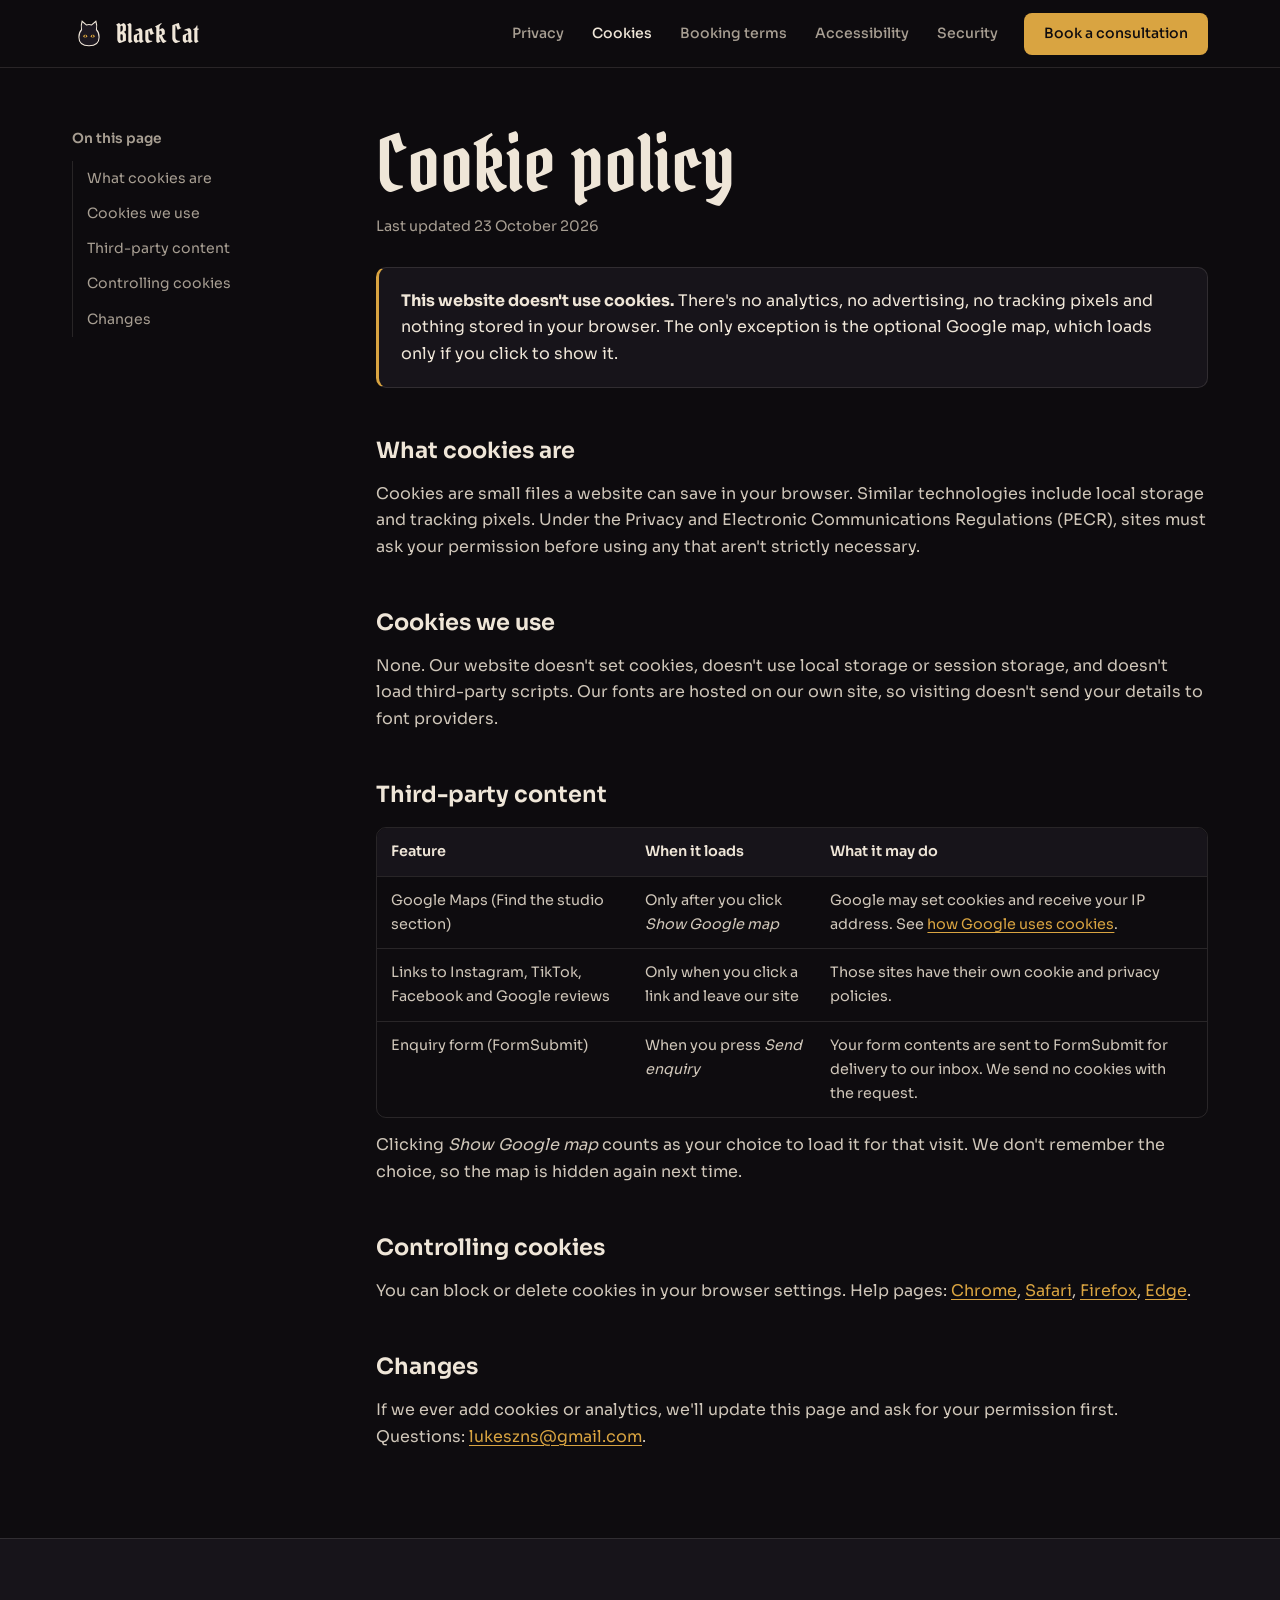
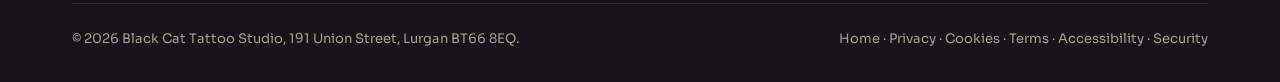
<file: cookies.html>
<!DOCTYPE html>
<html lang="en-GB">
<head>
<meta charset="utf-8">
<meta name="viewport" content="width=device-width, initial-scale=1">
<meta http-equiv="Content-Security-Policy" content="default-src 'self'; script-src 'self'; style-src 'self'; img-src 'self' data:; font-src 'self'; connect-src 'none'; form-action 'none'; frame-src 'none'; base-uri 'self'; object-src 'none'; upgrade-insecure-requests">
<meta name="referrer" content="strict-origin-when-cross-origin">
<title>Cookie policy — Black Cat Tattoo Studio, Lurgan</title>
<meta name="description" content="Black Cat Tattoo Studio&#x27;s website uses no cookies or tracking. Find out about the optional Google map.">
<link rel="canonical" href="https://lukeszn.github.io/Black-cat-tatoo/cookies.html">
<meta name="theme-color" content="#0e0c0f">
<link rel="icon" href="assets/img/favicon.svg" type="image/svg+xml">
<link rel="preload" href="assets/fonts/pirata-one.woff2" as="font" type="font/woff2" crossorigin>
<link rel="preload" href="assets/fonts/sora-var.woff2" as="font" type="font/woff2" crossorigin>
<link rel="stylesheet" href="assets/css/site.css">
<script src="assets/js/site.js" defer></script>
</head>
<body>
<a class="skip" href="#main">Skip to content</a>
<div class="grain" aria-hidden="true"></div>
<header class="nav solid" id="nav">
  <div class="nav-backdrop" id="navBackdrop"></div>
  <div class="nav-inner">
    <a class="brand" href="./" aria-label="Black Cat Tattoo Studio — home">
      <svg viewBox="0 0 64 64" aria-hidden="true"><path d="M32 54c-12 0-19-6-19-16 0-6 2-11 5-14-1-5-1-10 1-16l8 7a16 16 0 0 1 10 0l8-7c2 6 2 11 1 16 3 3 5 8 5 14 0 10-7 16-19 16z" fill="#1c1820" stroke="#efe6d8" stroke-width="2"/><g class="eyes"><ellipse cx="25" cy="36" rx="3.6" ry="2.6" fill="#d9a441"/><ellipse cx="39" cy="36" rx="3.6" ry="2.6" fill="#d9a441"/><ellipse cx="25" cy="36" rx="1" ry="2.2" fill="#0e0c0f"/><ellipse cx="39" cy="36" rx="1" ry="2.2" fill="#0e0c0f"/></g></svg>
      <span class="brand-word">Black Cat</span>
    </a>
    <nav aria-label="Policies">
      <button class="burger" id="burger" aria-controls="navLinks" aria-expanded="false"><span></span><span class="sr-only">Menu</span></button>
      <ul class="nav-links" id="navLinks"><li><a href="privacy.html">Privacy</a></li><li><a href="cookies.html" aria-current="page">Cookies</a></li><li><a href="terms.html">Booking terms</a></li><li><a href="accessibility.html">Accessibility</a></li><li><a href="security.html">Security</a></li><li><a class="btn btn-gold" href="./#book">Book a consultation</a></li></ul>
    </nav>
  </div>
</header>
<div class="page">
<main id="main" class="legal">
  <div class="wrap legal-grid">
    <nav class="toc" aria-label="On this page"><h2>On this page</h2><ol><li><a href="#what">What cookies are</a></li><li><a href="#ours">Cookies we use</a></li><li><a href="#third">Third-party content</a></li><li><a href="#control">Controlling cookies</a></li><li><a href="#changes">Changes</a></li></ol></nav>
    <article class="prose">

<h1>Cookie policy</h1>
<p class="updated">Last updated 23 October 2026</p>
<div class="summary"><p><strong>This website doesn't use cookies.</strong> There's no analytics, no advertising, no tracking pixels and nothing stored in your browser. The only exception is the optional Google map, which loads only if you click to show it.</p></div>

<h2 id="what">What cookies are</h2>
<p>Cookies are small files a website can save in your browser. Similar technologies include local storage and tracking pixels. Under the Privacy and Electronic Communications Regulations (PECR), sites must ask your permission before using any that aren't strictly necessary.</p>

<h2 id="ours">Cookies we use</h2>
<p>None. Our website doesn't set cookies, doesn't use local storage or session storage, and doesn't load third-party scripts. Our fonts are hosted on our own site, so visiting doesn't send your details to font providers.</p>

<h2 id="third">Third-party content</h2>
<div class="table-wrap"><table><thead><tr><th scope="col">Feature</th><th scope="col">When it loads</th><th scope="col">What it may do</th></tr></thead><tbody><tr><td>Google Maps (Find the studio section)</td><td>Only after you click <em>Show Google map</em></td><td>Google may set cookies and receive your IP address. See <a href="https://policies.google.com/technologies/cookies" target="_blank" rel="noopener noreferrer">how Google uses cookies</a>.</td></tr><tr><td>Links to Instagram, TikTok, Facebook and Google reviews</td><td>Only when you click a link and leave our site</td><td>Those sites have their own cookie and privacy policies.</td></tr><tr><td>Enquiry form (FormSubmit)</td><td>When you press <em>Send enquiry</em></td><td>Your form contents are sent to FormSubmit for delivery to our inbox. We send no cookies with the request.</td></tr></tbody></table></div>
<p>Clicking <em>Show Google map</em> counts as your choice to load it for that visit. We don't remember the choice, so the map is hidden again next time.</p>

<h2 id="control">Controlling cookies</h2>
<p>You can block or delete cookies in your browser settings. Help pages: <a href="https://support.google.com/chrome/answer/95647" target="_blank" rel="noopener noreferrer">Chrome</a>, <a href="https://support.apple.com/en-gb/guide/safari/sfri11471/mac" target="_blank" rel="noopener noreferrer">Safari</a>, <a href="https://support.mozilla.org/en-US/kb/clear-cookies-and-site-data-firefox" target="_blank" rel="noopener noreferrer">Firefox</a>, <a href="https://support.microsoft.com/en-gb/microsoft-edge/delete-cookies-in-microsoft-edge-63947406-40ac-c3b8-57b9-2a946a29ae09" target="_blank" rel="noopener noreferrer">Edge</a>.</p>

<h2 id="changes">Changes</h2>
<p>If we ever add cookies or analytics, we'll update this page and ask for your permission first. Questions: <a href="mailto:lukeszns@gmail.com">lukeszns@gmail.com</a>.</p>

    </article>
  </div>
</main>
<footer class="footer">
  <div class="wrap">
    <div class="foot-bottom">
      <span>© <span data-year>2026</span> Black Cat Tattoo Studio, 191 Union Street, Lurgan BT66 8EQ.</span>
      <span><a href="./">Home</a> · <a href="privacy.html">Privacy</a> · <a href="cookies.html">Cookies</a> · <a href="terms.html">Terms</a> · <a href="accessibility.html">Accessibility</a> · <a href="security.html">Security</a></span>
    </div>
  </div>
</footer>
</div>
</body>
</html>
</file>
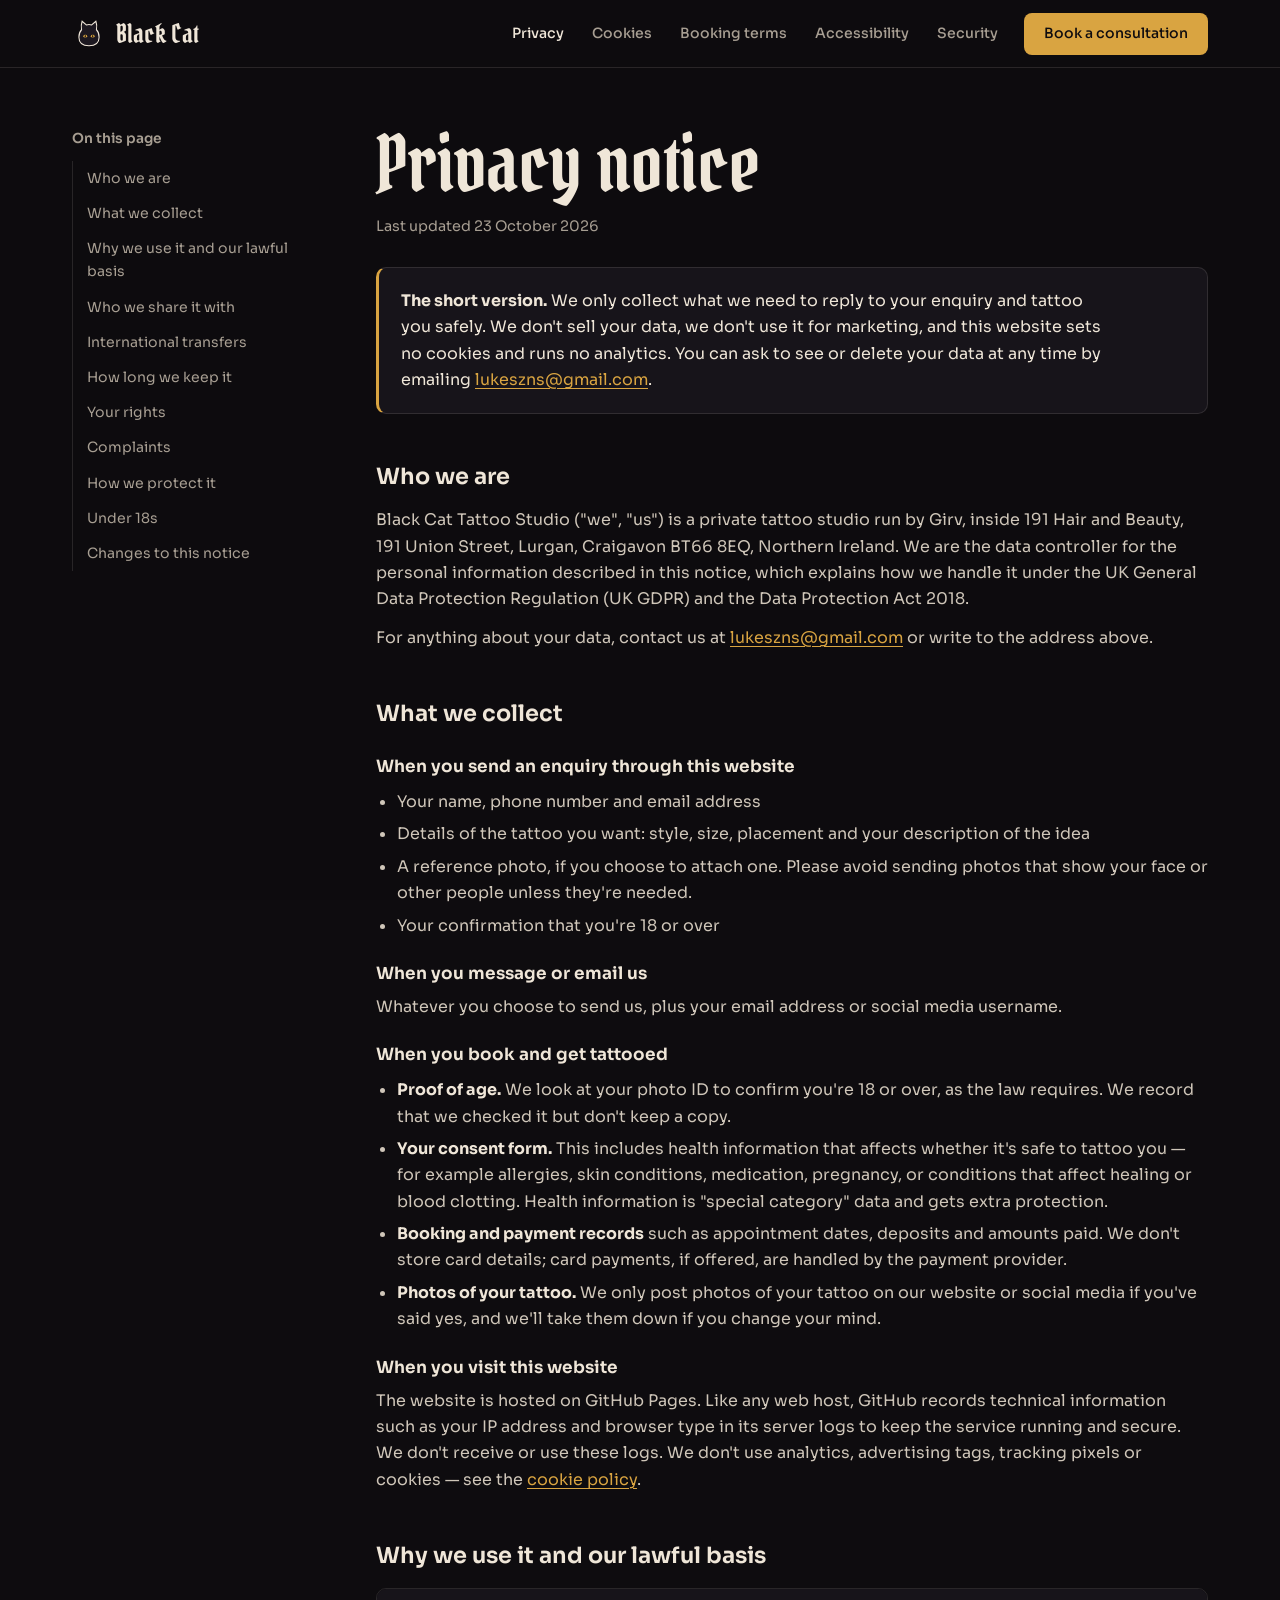
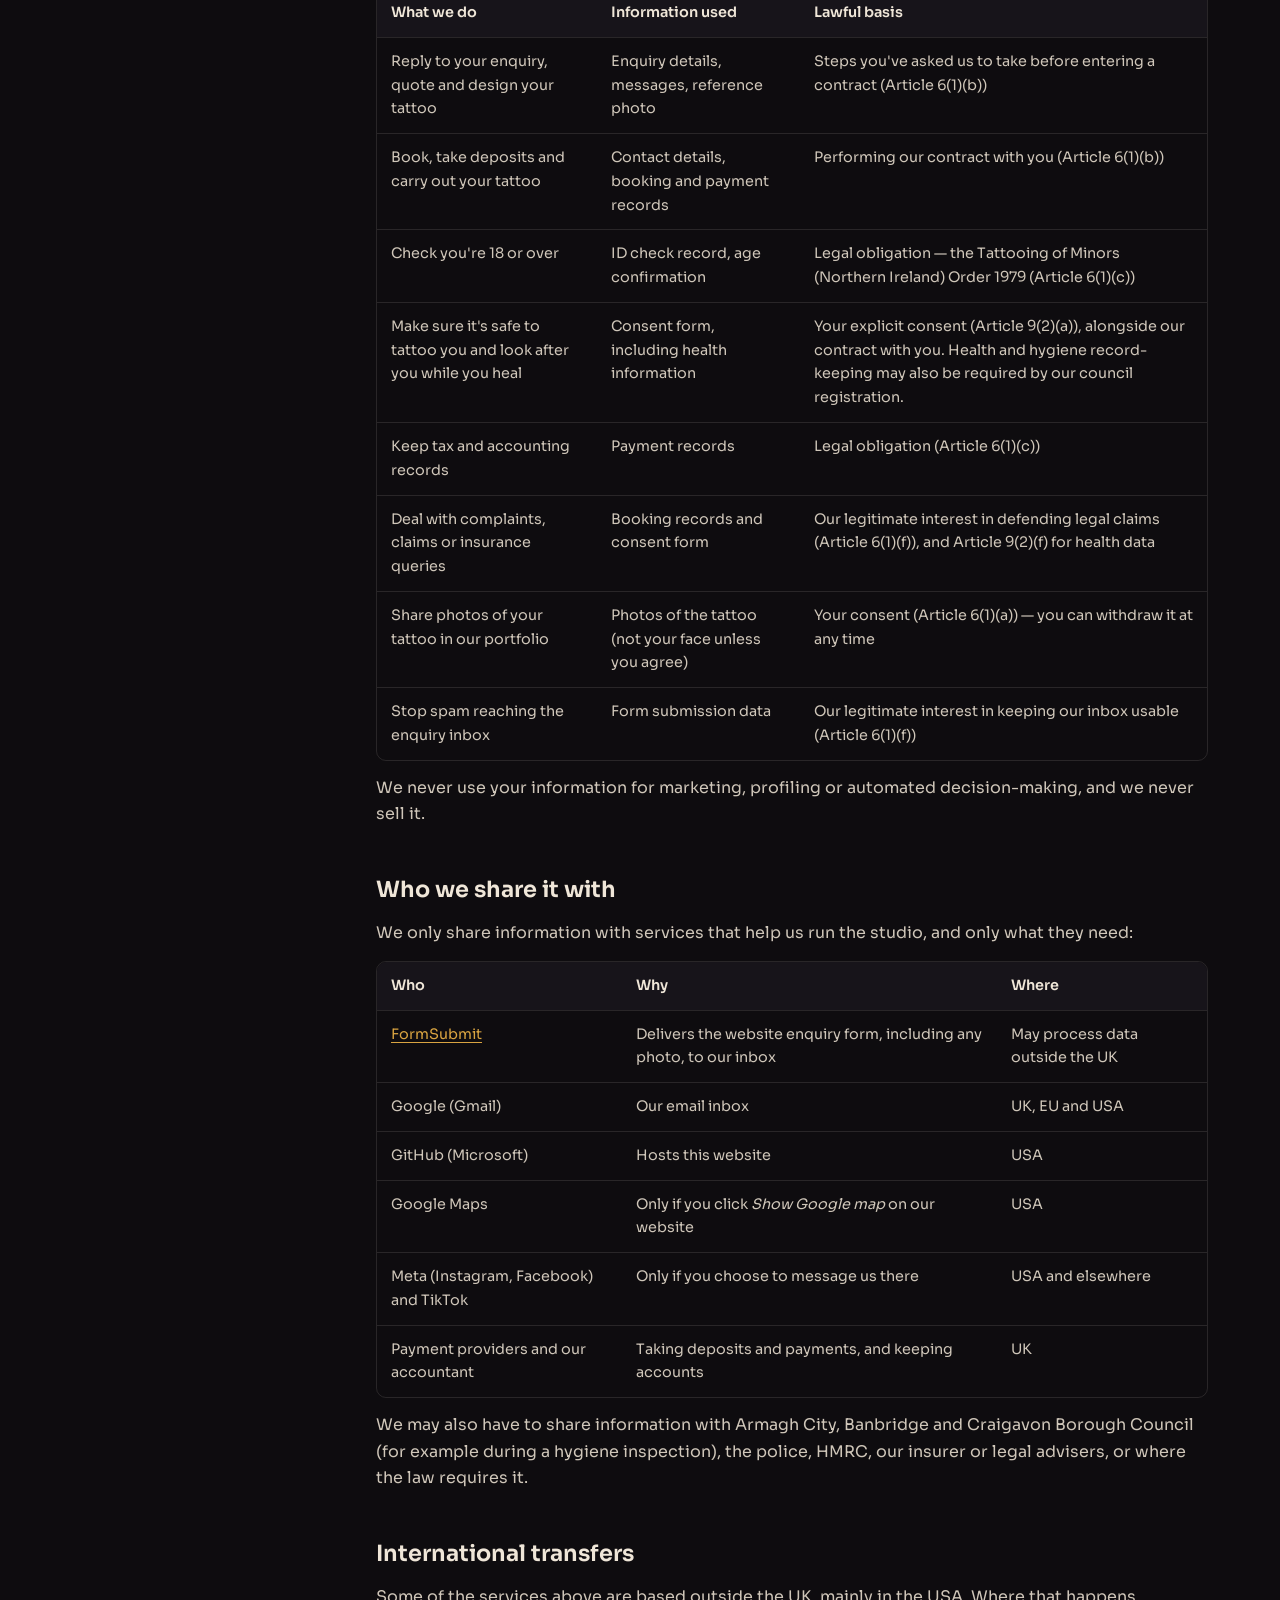
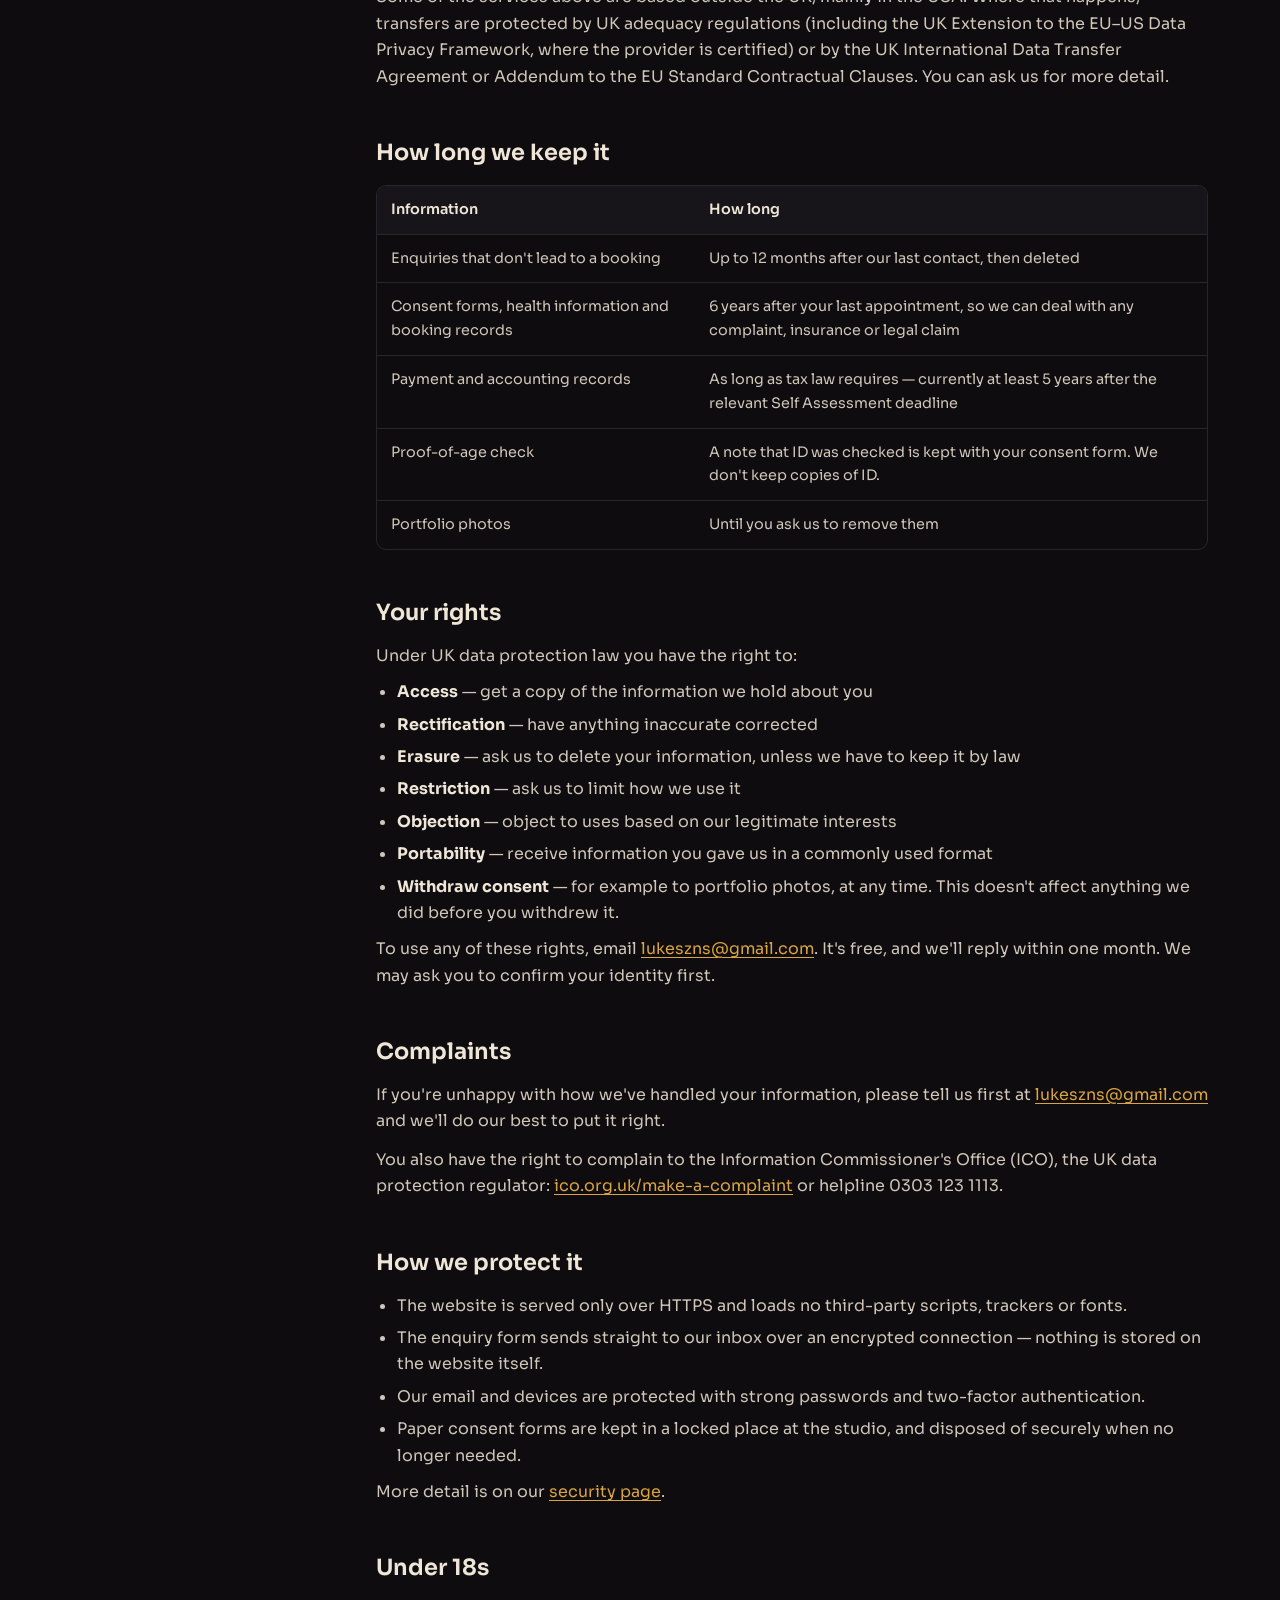
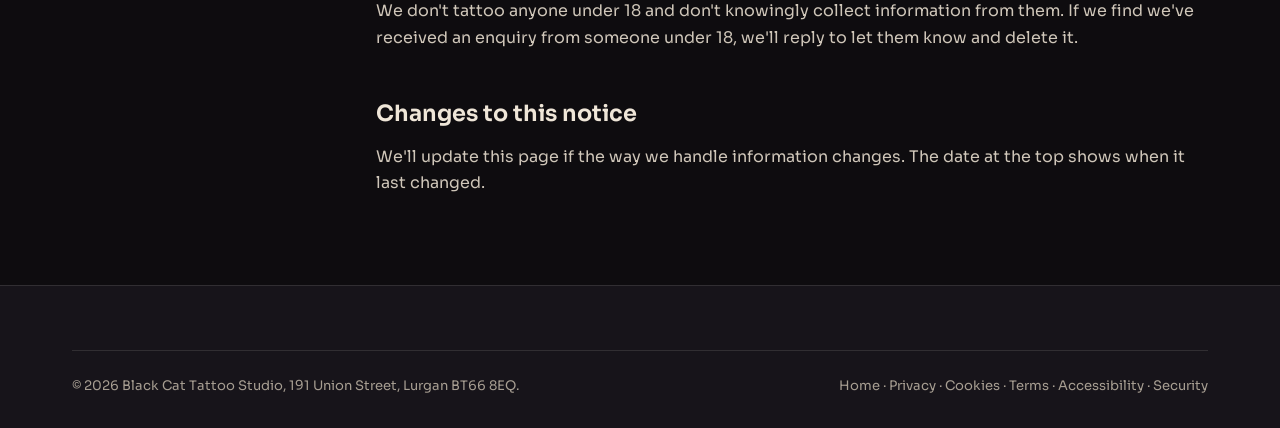
<file: privacy.html>
<!DOCTYPE html>
<html lang="en-GB">
<head>
<meta charset="utf-8">
<meta name="viewport" content="width=device-width, initial-scale=1">
<meta http-equiv="Content-Security-Policy" content="default-src 'self'; script-src 'self'; style-src 'self'; img-src 'self' data:; font-src 'self'; connect-src 'none'; form-action 'none'; frame-src 'none'; base-uri 'self'; object-src 'none'; upgrade-insecure-requests">
<meta name="referrer" content="strict-origin-when-cross-origin">
<title>Privacy notice — Black Cat Tattoo Studio, Lurgan</title>
<meta name="description" content="How Black Cat Tattoo Studio in Lurgan collects, uses and protects your personal information.">
<link rel="canonical" href="https://lukeszn.github.io/Black-cat-tatoo/privacy.html">
<meta name="theme-color" content="#0e0c0f">
<link rel="icon" href="assets/img/favicon.svg" type="image/svg+xml">
<link rel="preload" href="assets/fonts/pirata-one.woff2" as="font" type="font/woff2" crossorigin>
<link rel="preload" href="assets/fonts/sora-var.woff2" as="font" type="font/woff2" crossorigin>
<link rel="stylesheet" href="assets/css/site.css">
<script src="assets/js/site.js" defer></script>
</head>
<body>
<a class="skip" href="#main">Skip to content</a>
<div class="grain" aria-hidden="true"></div>
<header class="nav solid" id="nav">
  <div class="nav-backdrop" id="navBackdrop"></div>
  <div class="nav-inner">
    <a class="brand" href="./" aria-label="Black Cat Tattoo Studio — home">
      <svg viewBox="0 0 64 64" aria-hidden="true"><path d="M32 54c-12 0-19-6-19-16 0-6 2-11 5-14-1-5-1-10 1-16l8 7a16 16 0 0 1 10 0l8-7c2 6 2 11 1 16 3 3 5 8 5 14 0 10-7 16-19 16z" fill="#1c1820" stroke="#efe6d8" stroke-width="2"/><g class="eyes"><ellipse cx="25" cy="36" rx="3.6" ry="2.6" fill="#d9a441"/><ellipse cx="39" cy="36" rx="3.6" ry="2.6" fill="#d9a441"/><ellipse cx="25" cy="36" rx="1" ry="2.2" fill="#0e0c0f"/><ellipse cx="39" cy="36" rx="1" ry="2.2" fill="#0e0c0f"/></g></svg>
      <span class="brand-word">Black Cat</span>
    </a>
    <nav aria-label="Policies">
      <button class="burger" id="burger" aria-controls="navLinks" aria-expanded="false"><span></span><span class="sr-only">Menu</span></button>
      <ul class="nav-links" id="navLinks"><li><a href="privacy.html" aria-current="page">Privacy</a></li><li><a href="cookies.html">Cookies</a></li><li><a href="terms.html">Booking terms</a></li><li><a href="accessibility.html">Accessibility</a></li><li><a href="security.html">Security</a></li><li><a class="btn btn-gold" href="./#book">Book a consultation</a></li></ul>
    </nav>
  </div>
</header>
<div class="page">
<main id="main" class="legal">
  <div class="wrap legal-grid">
    <nav class="toc" aria-label="On this page"><h2>On this page</h2><ol><li><a href="#who">Who we are</a></li><li><a href="#collect">What we collect</a></li><li><a href="#why">Why we use it and our lawful basis</a></li><li><a href="#share">Who we share it with</a></li><li><a href="#transfers">International transfers</a></li><li><a href="#retention">How long we keep it</a></li><li><a href="#rights">Your rights</a></li><li><a href="#complaints">Complaints</a></li><li><a href="#security">How we protect it</a></li><li><a href="#under18">Under 18s</a></li><li><a href="#changes">Changes to this notice</a></li></ol></nav>
    <article class="prose">

<h1>Privacy notice</h1>
<p class="updated">Last updated 23 October 2026</p>
<div class="summary">
  <p><strong>The short version.</strong> We only collect what we need to reply to your enquiry and tattoo you safely. We don't sell your data, we don't use it for marketing, and this website sets no cookies and runs no analytics. You can ask to see or delete your data at any time by emailing <a href="mailto:lukeszns@gmail.com">lukeszns@gmail.com</a>.</p>
</div>

<h2 id="who">Who we are</h2>
<p>Black Cat Tattoo Studio ("we", "us") is a private tattoo studio run by Girv, inside 191 Hair and Beauty, 191 Union Street, Lurgan, Craigavon BT66 8EQ, Northern Ireland. We are the data controller for the personal information described in this notice, which explains how we handle it under the UK General Data Protection Regulation (UK GDPR) and the Data Protection Act 2018.</p>
<p>For anything about your data, contact us at <a href="mailto:lukeszns@gmail.com">lukeszns@gmail.com</a> or write to the address above.</p>

<h2 id="collect">What we collect</h2>
<h3>When you send an enquiry through this website</h3>
<ul>
  <li>Your name, phone number and email address</li>
  <li>Details of the tattoo you want: style, size, placement and your description of the idea</li>
  <li>A reference photo, if you choose to attach one. Please avoid sending photos that show your face or other people unless they're needed.</li>
  <li>Your confirmation that you're 18 or over</li>
</ul>
<h3>When you message or email us</h3>
<p>Whatever you choose to send us, plus your email address or social media username.</p>
<h3>When you book and get tattooed</h3>
<ul>
  <li><strong>Proof of age.</strong> We look at your photo ID to confirm you're 18 or over, as the law requires. We record that we checked it but don't keep a copy.</li>
  <li><strong>Your consent form.</strong> This includes health information that affects whether it's safe to tattoo you — for example allergies, skin conditions, medication, pregnancy, or conditions that affect healing or blood clotting. Health information is "special category" data and gets extra protection.</li>
  <li><strong>Booking and payment records</strong> such as appointment dates, deposits and amounts paid. We don't store card details; card payments, if offered, are handled by the payment provider.</li>
  <li><strong>Photos of your tattoo.</strong> We only post photos of your tattoo on our website or social media if you've said yes, and we'll take them down if you change your mind.</li>
</ul>
<h3>When you visit this website</h3>
<p>The website is hosted on GitHub Pages. Like any web host, GitHub records technical information such as your IP address and browser type in its server logs to keep the service running and secure. We don't receive or use these logs. We don't use analytics, advertising tags, tracking pixels or cookies — see the <a href="cookies.html">cookie policy</a>.</p>

<h2 id="why">Why we use it and our lawful basis</h2>
<div class="table-wrap"><table><thead><tr><th scope="col">What we do</th><th scope="col">Information used</th><th scope="col">Lawful basis</th></tr></thead><tbody><tr><td>Reply to your enquiry, quote and design your tattoo</td><td>Enquiry details, messages, reference photo</td><td>Steps you've asked us to take before entering a contract (Article 6(1)(b))</td></tr><tr><td>Book, take deposits and carry out your tattoo</td><td>Contact details, booking and payment records</td><td>Performing our contract with you (Article 6(1)(b))</td></tr><tr><td>Check you're 18 or over</td><td>ID check record, age confirmation</td><td>Legal obligation — the Tattooing of Minors (Northern Ireland) Order 1979 (Article 6(1)(c))</td></tr><tr><td>Make sure it's safe to tattoo you and look after you while you heal</td><td>Consent form, including health information</td><td>Your explicit consent (Article 9(2)(a)), alongside our contract with you. Health and hygiene record-keeping may also be required by our council registration.</td></tr><tr><td>Keep tax and accounting records</td><td>Payment records</td><td>Legal obligation (Article 6(1)(c))</td></tr><tr><td>Deal with complaints, claims or insurance queries</td><td>Booking records and consent form</td><td>Our legitimate interest in defending legal claims (Article 6(1)(f)), and Article 9(2)(f) for health data</td></tr><tr><td>Share photos of your tattoo in our portfolio</td><td>Photos of the tattoo (not your face unless you agree)</td><td>Your consent (Article 6(1)(a)) — you can withdraw it at any time</td></tr><tr><td>Stop spam reaching the enquiry inbox</td><td>Form submission data</td><td>Our legitimate interest in keeping our inbox usable (Article 6(1)(f))</td></tr></tbody></table></div>
<p>We never use your information for marketing, profiling or automated decision-making, and we never sell it.</p>

<h2 id="share">Who we share it with</h2>
<p>We only share information with services that help us run the studio, and only what they need:</p>
<div class="table-wrap"><table><thead><tr><th scope="col">Who</th><th scope="col">Why</th><th scope="col">Where</th></tr></thead><tbody><tr><td><a href="https://formsubmit.co/" rel="noopener noreferrer" target="_blank">FormSubmit</a></td><td>Delivers the website enquiry form, including any photo, to our inbox</td><td>May process data outside the UK</td></tr><tr><td>Google (Gmail)</td><td>Our email inbox</td><td>UK, EU and USA</td></tr><tr><td>GitHub (Microsoft)</td><td>Hosts this website</td><td>USA</td></tr><tr><td>Google Maps</td><td>Only if you click <em>Show Google map</em> on our website</td><td>USA</td></tr><tr><td>Meta (Instagram, Facebook) and TikTok</td><td>Only if you choose to message us there</td><td>USA and elsewhere</td></tr><tr><td>Payment providers and our accountant</td><td>Taking deposits and payments, and keeping accounts</td><td>UK</td></tr></tbody></table></div>
<p>We may also have to share information with Armagh City, Banbridge and Craigavon Borough Council (for example during a hygiene inspection), the police, HMRC, our insurer or legal advisers, or where the law requires it.</p>

<h2 id="transfers">International transfers</h2>
<p>Some of the services above are based outside the UK, mainly in the USA. Where that happens, transfers are protected by UK adequacy regulations (including the UK Extension to the EU–US Data Privacy Framework, where the provider is certified) or by the UK International Data Transfer Agreement or Addendum to the EU Standard Contractual Clauses. You can ask us for more detail.</p>

<h2 id="retention">How long we keep it</h2>
<div class="table-wrap"><table><thead><tr><th scope="col">Information</th><th scope="col">How long</th></tr></thead><tbody><tr><td>Enquiries that don't lead to a booking</td><td>Up to 12 months after our last contact, then deleted</td></tr><tr><td>Consent forms, health information and booking records</td><td>6 years after your last appointment, so we can deal with any complaint, insurance or legal claim</td></tr><tr><td>Payment and accounting records</td><td>As long as tax law requires — currently at least 5 years after the relevant Self Assessment deadline</td></tr><tr><td>Proof-of-age check</td><td>A note that ID was checked is kept with your consent form. We don't keep copies of ID.</td></tr><tr><td>Portfolio photos</td><td>Until you ask us to remove them</td></tr></tbody></table></div>

<h2 id="rights">Your rights</h2>
<p>Under UK data protection law you have the right to:</p>
<ul>
  <li><strong>Access</strong> — get a copy of the information we hold about you</li>
  <li><strong>Rectification</strong> — have anything inaccurate corrected</li>
  <li><strong>Erasure</strong> — ask us to delete your information, unless we have to keep it by law</li>
  <li><strong>Restriction</strong> — ask us to limit how we use it</li>
  <li><strong>Objection</strong> — object to uses based on our legitimate interests</li>
  <li><strong>Portability</strong> — receive information you gave us in a commonly used format</li>
  <li><strong>Withdraw consent</strong> — for example to portfolio photos, at any time. This doesn't affect anything we did before you withdrew it.</li>
</ul>
<p>To use any of these rights, email <a href="mailto:lukeszns@gmail.com">lukeszns@gmail.com</a>. It's free, and we'll reply within one month. We may ask you to confirm your identity first.</p>

<h2 id="complaints">Complaints</h2>
<p>If you're unhappy with how we've handled your information, please tell us first at <a href="mailto:lukeszns@gmail.com">lukeszns@gmail.com</a> and we'll do our best to put it right.</p>
<p>You also have the right to complain to the Information Commissioner's Office (ICO), the UK data protection regulator: <a href="https://ico.org.uk/make-a-complaint/" target="_blank" rel="noopener noreferrer">ico.org.uk/make-a-complaint</a> or helpline 0303 123 1113.</p>

<h2 id="security">How we protect it</h2>
<ul>
  <li>The website is served only over HTTPS and loads no third-party scripts, trackers or fonts.</li>
  <li>The enquiry form sends straight to our inbox over an encrypted connection — nothing is stored on the website itself.</li>
  <li>Our email and devices are protected with strong passwords and two-factor authentication.</li>
  <li>Paper consent forms are kept in a locked place at the studio, and disposed of securely when no longer needed.</li>
</ul>
<p>More detail is on our <a href="security.html">security page</a>.</p>

<h2 id="under18">Under 18s</h2>
<p>We don't tattoo anyone under 18 and don't knowingly collect information from them. If we find we've received an enquiry from someone under 18, we'll reply to let them know and delete it.</p>

<h2 id="changes">Changes to this notice</h2>
<p>We'll update this page if the way we handle information changes. The date at the top shows when it last changed.</p>

    </article>
  </div>
</main>
<footer class="footer">
  <div class="wrap">
    <div class="foot-bottom">
      <span>© <span data-year>2026</span> Black Cat Tattoo Studio, 191 Union Street, Lurgan BT66 8EQ.</span>
      <span><a href="./">Home</a> · <a href="privacy.html">Privacy</a> · <a href="cookies.html">Cookies</a> · <a href="terms.html">Terms</a> · <a href="accessibility.html">Accessibility</a> · <a href="security.html">Security</a></span>
    </div>
  </div>
</footer>
</div>
</body>
</html>
</file>
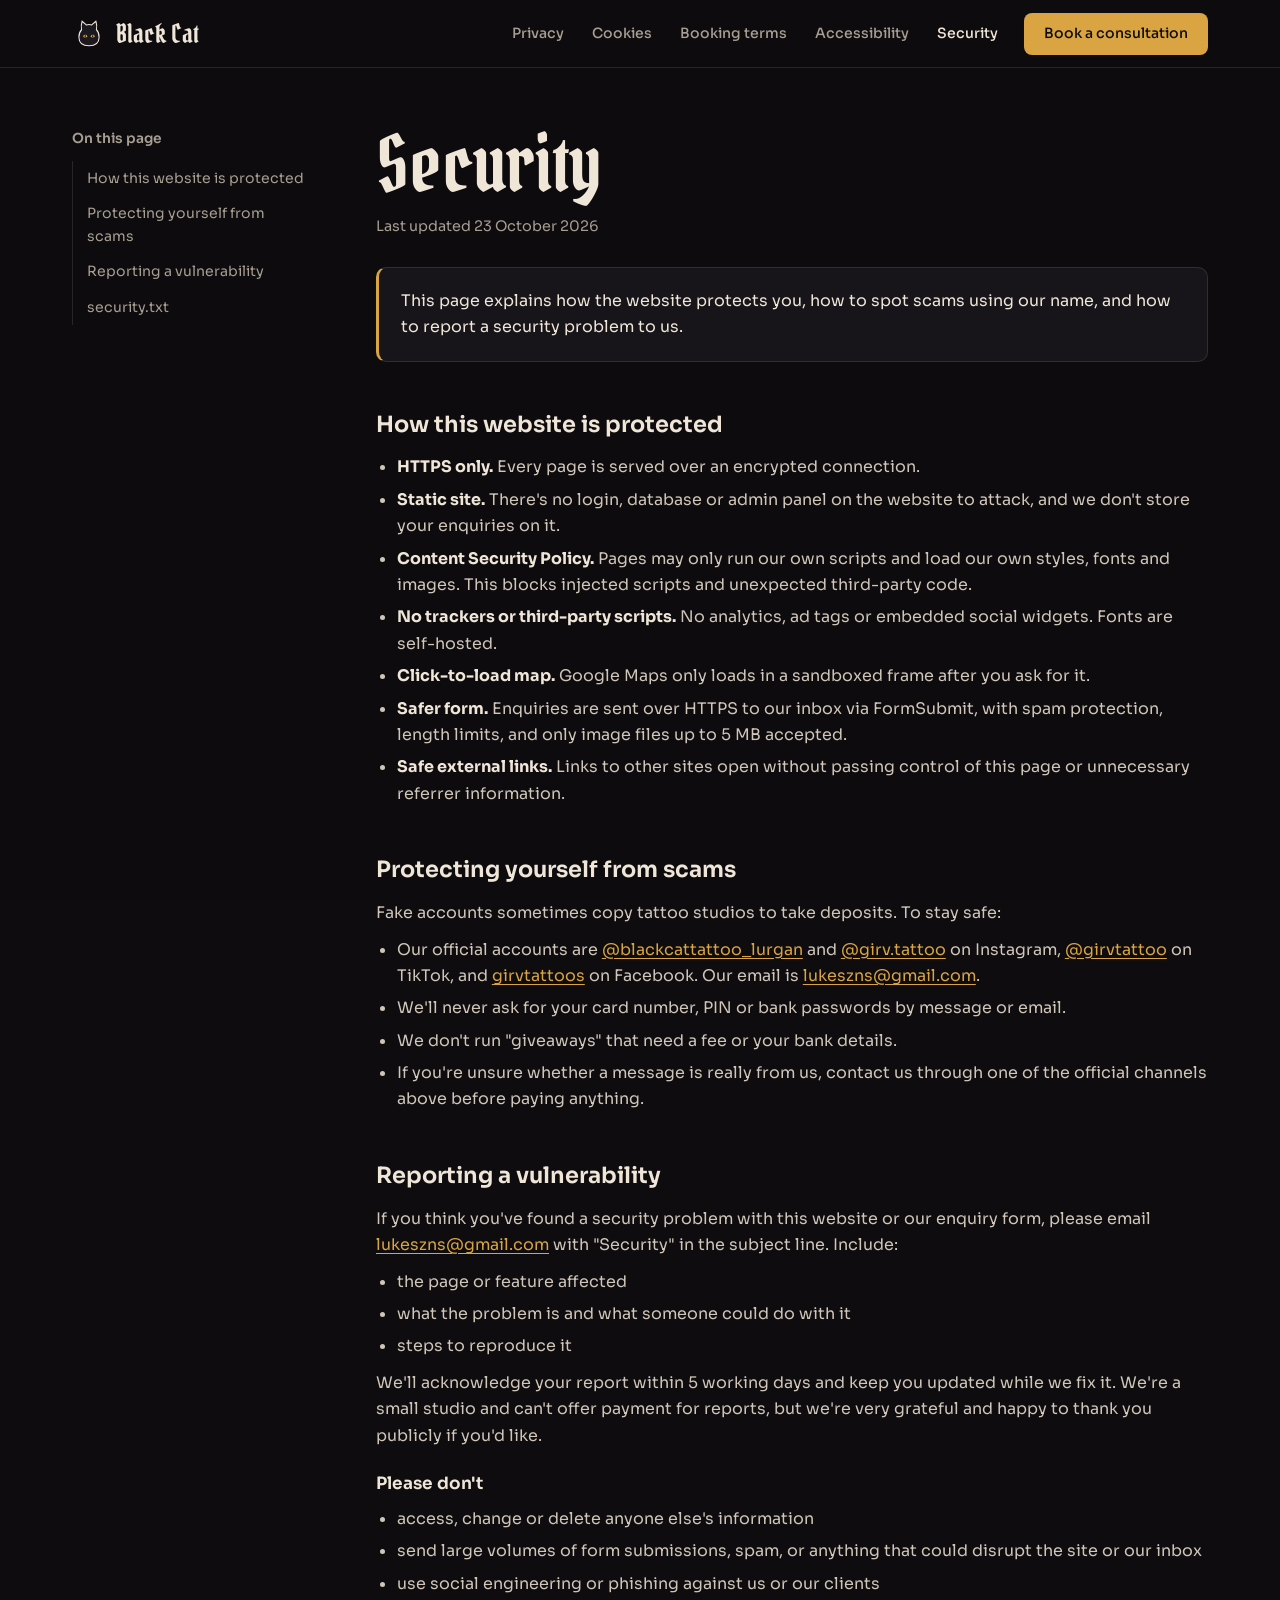
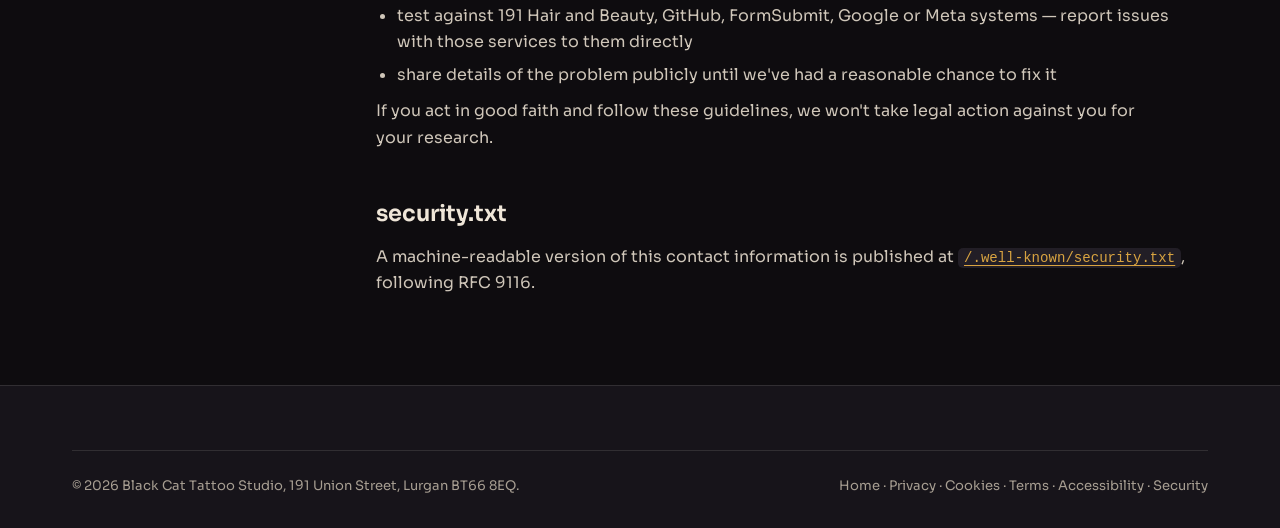
<file: security.html>
<!DOCTYPE html>
<html lang="en-GB">
<head>
<meta charset="utf-8">
<meta name="viewport" content="width=device-width, initial-scale=1">
<meta http-equiv="Content-Security-Policy" content="default-src 'self'; script-src 'self'; style-src 'self'; img-src 'self' data:; font-src 'self'; connect-src 'none'; form-action 'none'; frame-src 'none'; base-uri 'self'; object-src 'none'; upgrade-insecure-requests">
<meta name="referrer" content="strict-origin-when-cross-origin">
<title>Security — Black Cat Tattoo Studio, Lurgan</title>
<meta name="description" content="How Black Cat Tattoo Studio&#x27;s website protects visitors, how to avoid scams, and how to report a vulnerability.">
<link rel="canonical" href="https://lukeszn.github.io/Black-cat-tatoo/security.html">
<meta name="theme-color" content="#0e0c0f">
<link rel="icon" href="assets/img/favicon.svg" type="image/svg+xml">
<link rel="preload" href="assets/fonts/pirata-one.woff2" as="font" type="font/woff2" crossorigin>
<link rel="preload" href="assets/fonts/sora-var.woff2" as="font" type="font/woff2" crossorigin>
<link rel="stylesheet" href="assets/css/site.css">
<script src="assets/js/site.js" defer></script>
</head>
<body>
<a class="skip" href="#main">Skip to content</a>
<div class="grain" aria-hidden="true"></div>
<header class="nav solid" id="nav">
  <div class="nav-backdrop" id="navBackdrop"></div>
  <div class="nav-inner">
    <a class="brand" href="./" aria-label="Black Cat Tattoo Studio — home">
      <svg viewBox="0 0 64 64" aria-hidden="true"><path d="M32 54c-12 0-19-6-19-16 0-6 2-11 5-14-1-5-1-10 1-16l8 7a16 16 0 0 1 10 0l8-7c2 6 2 11 1 16 3 3 5 8 5 14 0 10-7 16-19 16z" fill="#1c1820" stroke="#efe6d8" stroke-width="2"/><g class="eyes"><ellipse cx="25" cy="36" rx="3.6" ry="2.6" fill="#d9a441"/><ellipse cx="39" cy="36" rx="3.6" ry="2.6" fill="#d9a441"/><ellipse cx="25" cy="36" rx="1" ry="2.2" fill="#0e0c0f"/><ellipse cx="39" cy="36" rx="1" ry="2.2" fill="#0e0c0f"/></g></svg>
      <span class="brand-word">Black Cat</span>
    </a>
    <nav aria-label="Policies">
      <button class="burger" id="burger" aria-controls="navLinks" aria-expanded="false"><span></span><span class="sr-only">Menu</span></button>
      <ul class="nav-links" id="navLinks"><li><a href="privacy.html">Privacy</a></li><li><a href="cookies.html">Cookies</a></li><li><a href="terms.html">Booking terms</a></li><li><a href="accessibility.html">Accessibility</a></li><li><a href="security.html" aria-current="page">Security</a></li><li><a class="btn btn-gold" href="./#book">Book a consultation</a></li></ul>
    </nav>
  </div>
</header>
<div class="page">
<main id="main" class="legal">
  <div class="wrap legal-grid">
    <nav class="toc" aria-label="On this page"><h2>On this page</h2><ol><li><a href="#site">How this website is protected</a></li><li><a href="#scams">Protecting yourself from scams</a></li><li><a href="#report">Reporting a vulnerability</a></li><li><a href="#securitytxt">security.txt</a></li></ol></nav>
    <article class="prose">

<h1>Security</h1>
<p class="updated">Last updated 23 October 2026</p>
<div class="summary"><p>This page explains how the website protects you, how to spot scams using our name, and how to report a security problem to us.</p></div>

<h2 id="site">How this website is protected</h2>
<ul>
  <li><strong>HTTPS only.</strong> Every page is served over an encrypted connection.</li>
  <li><strong>Static site.</strong> There's no login, database or admin panel on the website to attack, and we don't store your enquiries on it.</li>
  <li><strong>Content Security Policy.</strong> Pages may only run our own scripts and load our own styles, fonts and images. This blocks injected scripts and unexpected third-party code.</li>
  <li><strong>No trackers or third-party scripts.</strong> No analytics, ad tags or embedded social widgets. Fonts are self-hosted.</li>
  <li><strong>Click-to-load map.</strong> Google Maps only loads in a sandboxed frame after you ask for it.</li>
  <li><strong>Safer form.</strong> Enquiries are sent over HTTPS to our inbox via FormSubmit, with spam protection, length limits, and only image files up to 5 MB accepted.</li>
  <li><strong>Safe external links.</strong> Links to other sites open without passing control of this page or unnecessary referrer information.</li>
</ul>

<h2 id="scams">Protecting yourself from scams</h2>
<p>Fake accounts sometimes copy tattoo studios to take deposits. To stay safe:</p>
<ul>
  <li>Our official accounts are <a href="https://www.instagram.com/blackcattattoo_lurgan/" target="_blank" rel="noopener noreferrer">@blackcattattoo_lurgan</a> and <a href="https://www.instagram.com/girv.tattoo/" target="_blank" rel="noopener noreferrer">@girv.tattoo</a> on Instagram, <a href="https://www.tiktok.com/@girvtattoo" target="_blank" rel="noopener noreferrer">@girvtattoo</a> on TikTok, and <a href="https://www.facebook.com/girvtattoos/" target="_blank" rel="noopener noreferrer">girvtattoos</a> on Facebook. Our email is <a href="mailto:lukeszns@gmail.com">lukeszns@gmail.com</a>.</li>
  <li>We'll never ask for your card number, PIN or bank passwords by message or email.</li>
  <li>We don't run "giveaways" that need a fee or your bank details.</li>
  <li>If you're unsure whether a message is really from us, contact us through one of the official channels above before paying anything.</li>
</ul>

<h2 id="report">Reporting a vulnerability</h2>
<p>If you think you've found a security problem with this website or our enquiry form, please email <a href="mailto:lukeszns@gmail.com">lukeszns@gmail.com</a> with "Security" in the subject line. Include:</p>
<ul>
  <li>the page or feature affected</li>
  <li>what the problem is and what someone could do with it</li>
  <li>steps to reproduce it</li>
</ul>
<p>We'll acknowledge your report within 5 working days and keep you updated while we fix it. We're a small studio and can't offer payment for reports, but we're very grateful and happy to thank you publicly if you'd like.</p>

<h3>Please don't</h3>
<ul>
  <li>access, change or delete anyone else's information</li>
  <li>send large volumes of form submissions, spam, or anything that could disrupt the site or our inbox</li>
  <li>use social engineering or phishing against us or our clients</li>
  <li>test against 191 Hair and Beauty, GitHub, FormSubmit, Google or Meta systems — report issues with those services to them directly</li>
  <li>share details of the problem publicly until we've had a reasonable chance to fix it</li>
</ul>
<p>If you act in good faith and follow these guidelines, we won't take legal action against you for your research.</p>

<h2 id="securitytxt">security.txt</h2>
<p>A machine-readable version of this contact information is published at <a href="https://lukeszn.github.io/Black-cat-tatoo/.well-known/security.txt"><code>/.well-known/security.txt</code></a>, following RFC 9116.</p>

    </article>
  </div>
</main>
<footer class="footer">
  <div class="wrap">
    <div class="foot-bottom">
      <span>© <span data-year>2026</span> Black Cat Tattoo Studio, 191 Union Street, Lurgan BT66 8EQ.</span>
      <span><a href="./">Home</a> · <a href="privacy.html">Privacy</a> · <a href="cookies.html">Cookies</a> · <a href="terms.html">Terms</a> · <a href="accessibility.html">Accessibility</a> · <a href="security.html">Security</a></span>
    </div>
  </div>
</footer>
</div>
</body>
</html>
</file>
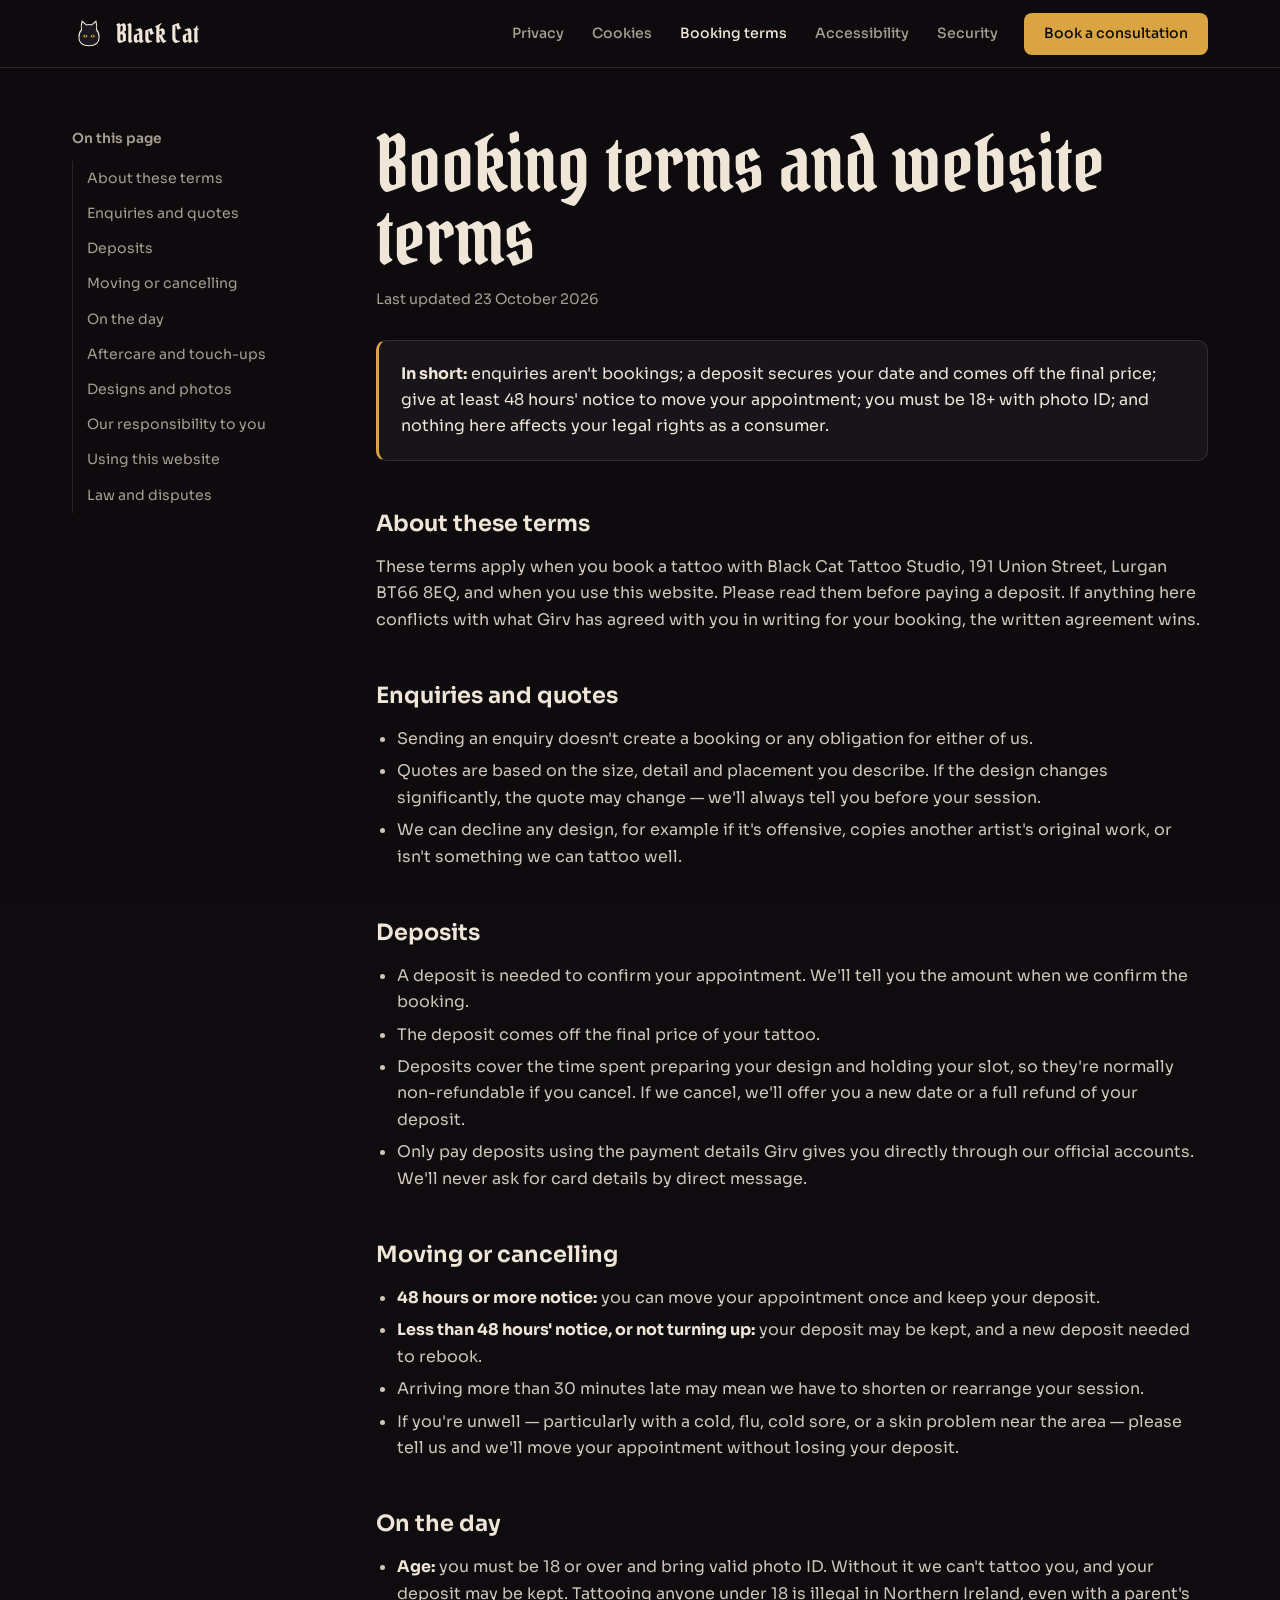
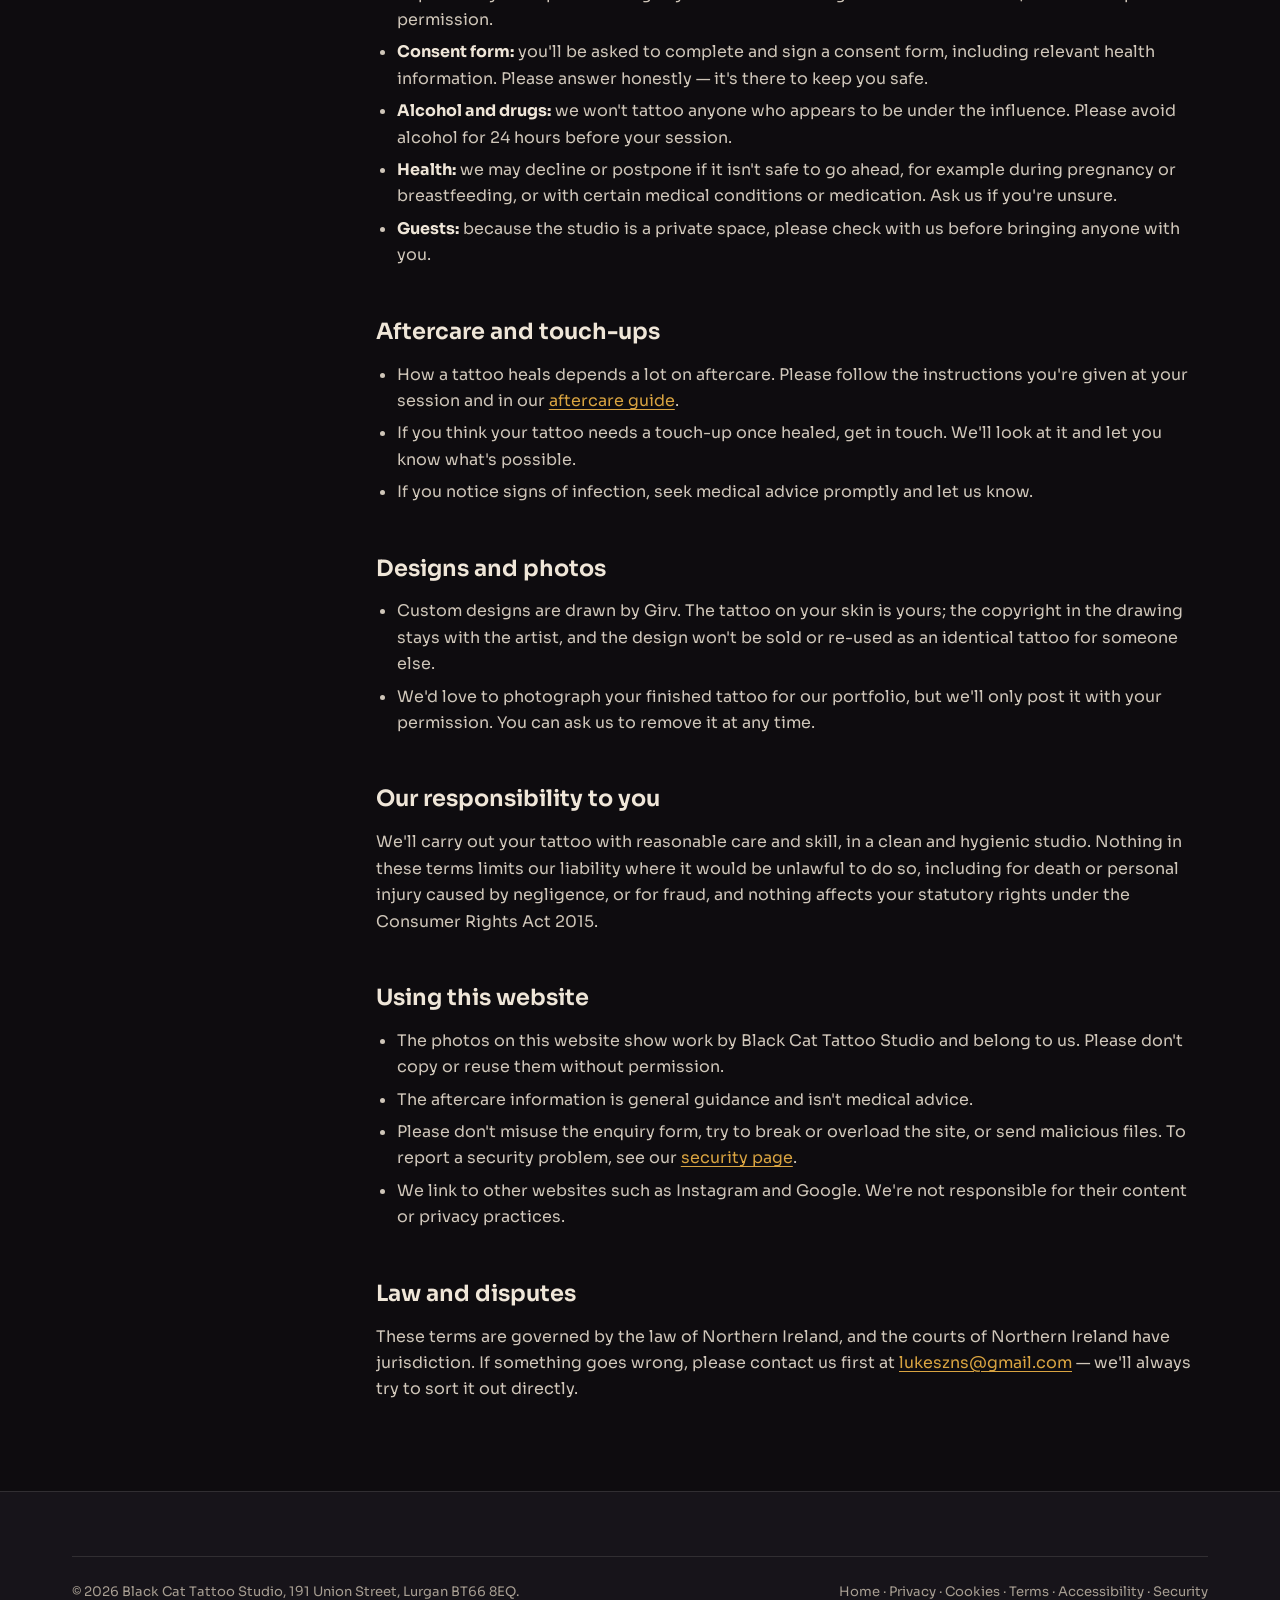
<file: terms.html>
<!DOCTYPE html>
<html lang="en-GB">
<head>
<meta charset="utf-8">
<meta name="viewport" content="width=device-width, initial-scale=1">
<meta http-equiv="Content-Security-Policy" content="default-src 'self'; script-src 'self'; style-src 'self'; img-src 'self' data:; font-src 'self'; connect-src 'none'; form-action 'none'; frame-src 'none'; base-uri 'self'; object-src 'none'; upgrade-insecure-requests">
<meta name="referrer" content="strict-origin-when-cross-origin">
<title>Booking terms — Black Cat Tattoo Studio, Lurgan</title>
<meta name="description" content="Deposits, rescheduling, age and ID requirements, and website terms for Black Cat Tattoo Studio, Lurgan.">
<link rel="canonical" href="https://lukeszn.github.io/Black-cat-tatoo/terms.html">
<meta name="theme-color" content="#0e0c0f">
<link rel="icon" href="assets/img/favicon.svg" type="image/svg+xml">
<link rel="preload" href="assets/fonts/pirata-one.woff2" as="font" type="font/woff2" crossorigin>
<link rel="preload" href="assets/fonts/sora-var.woff2" as="font" type="font/woff2" crossorigin>
<link rel="stylesheet" href="assets/css/site.css">
<script src="assets/js/site.js" defer></script>
</head>
<body>
<a class="skip" href="#main">Skip to content</a>
<div class="grain" aria-hidden="true"></div>
<header class="nav solid" id="nav">
  <div class="nav-backdrop" id="navBackdrop"></div>
  <div class="nav-inner">
    <a class="brand" href="./" aria-label="Black Cat Tattoo Studio — home">
      <svg viewBox="0 0 64 64" aria-hidden="true"><path d="M32 54c-12 0-19-6-19-16 0-6 2-11 5-14-1-5-1-10 1-16l8 7a16 16 0 0 1 10 0l8-7c2 6 2 11 1 16 3 3 5 8 5 14 0 10-7 16-19 16z" fill="#1c1820" stroke="#efe6d8" stroke-width="2"/><g class="eyes"><ellipse cx="25" cy="36" rx="3.6" ry="2.6" fill="#d9a441"/><ellipse cx="39" cy="36" rx="3.6" ry="2.6" fill="#d9a441"/><ellipse cx="25" cy="36" rx="1" ry="2.2" fill="#0e0c0f"/><ellipse cx="39" cy="36" rx="1" ry="2.2" fill="#0e0c0f"/></g></svg>
      <span class="brand-word">Black Cat</span>
    </a>
    <nav aria-label="Policies">
      <button class="burger" id="burger" aria-controls="navLinks" aria-expanded="false"><span></span><span class="sr-only">Menu</span></button>
      <ul class="nav-links" id="navLinks"><li><a href="privacy.html">Privacy</a></li><li><a href="cookies.html">Cookies</a></li><li><a href="terms.html" aria-current="page">Booking terms</a></li><li><a href="accessibility.html">Accessibility</a></li><li><a href="security.html">Security</a></li><li><a class="btn btn-gold" href="./#book">Book a consultation</a></li></ul>
    </nav>
  </div>
</header>
<div class="page">
<main id="main" class="legal">
  <div class="wrap legal-grid">
    <nav class="toc" aria-label="On this page"><h2>On this page</h2><ol><li><a href="#about">About these terms</a></li><li><a href="#enquiries">Enquiries and quotes</a></li><li><a href="#deposits">Deposits</a></li><li><a href="#changes-booking">Moving or cancelling</a></li><li><a href="#day">On the day</a></li><li><a href="#aftercare">Aftercare and touch-ups</a></li><li><a href="#design">Designs and photos</a></li><li><a href="#liability">Our responsibility to you</a></li><li><a href="#website">Using this website</a></li><li><a href="#law">Law and disputes</a></li></ol></nav>
    <article class="prose">

<h1>Booking terms and website terms</h1>
<p class="updated">Last updated 23 October 2026</p>
<div class="summary"><p><strong>In short:</strong> enquiries aren't bookings; a deposit secures your date and comes off the final price; give at least 48 hours' notice to move your appointment; you must be 18+ with photo ID; and nothing here affects your legal rights as a consumer.</p></div>

<h2 id="about">About these terms</h2>
<p>These terms apply when you book a tattoo with Black Cat Tattoo Studio, 191 Union Street, Lurgan BT66 8EQ, and when you use this website. Please read them before paying a deposit. If anything here conflicts with what Girv has agreed with you in writing for your booking, the written agreement wins.</p>

<h2 id="enquiries">Enquiries and quotes</h2>
<ul>
  <li>Sending an enquiry doesn't create a booking or any obligation for either of us.</li>
  <li>Quotes are based on the size, detail and placement you describe. If the design changes significantly, the quote may change — we'll always tell you before your session.</li>
  <li>We can decline any design, for example if it's offensive, copies another artist's original work, or isn't something we can tattoo well.</li>
</ul>

<h2 id="deposits">Deposits</h2>
<ul>
  <li>A deposit is needed to confirm your appointment. We'll tell you the amount when we confirm the booking.</li>
  <li>The deposit comes off the final price of your tattoo.</li>
  <li>Deposits cover the time spent preparing your design and holding your slot, so they're normally non-refundable if you cancel. If we cancel, we'll offer you a new date or a full refund of your deposit.</li>
  <li>Only pay deposits using the payment details Girv gives you directly through our official accounts. We'll never ask for card details by direct message.</li>
</ul>

<h2 id="changes-booking">Moving or cancelling</h2>
<ul>
  <li><strong>48 hours or more notice:</strong> you can move your appointment once and keep your deposit.</li>
  <li><strong>Less than 48 hours' notice, or not turning up:</strong> your deposit may be kept, and a new deposit needed to rebook.</li>
  <li>Arriving more than 30 minutes late may mean we have to shorten or rearrange your session.</li>
  <li>If you're unwell — particularly with a cold, flu, cold sore, or a skin problem near the area — please tell us and we'll move your appointment without losing your deposit.</li>
</ul>

<h2 id="day">On the day</h2>
<ul>
  <li><strong>Age:</strong> you must be 18 or over and bring valid photo ID. Without it we can't tattoo you, and your deposit may be kept. Tattooing anyone under 18 is illegal in Northern Ireland, even with a parent's permission.</li>
  <li><strong>Consent form:</strong> you'll be asked to complete and sign a consent form, including relevant health information. Please answer honestly — it's there to keep you safe.</li>
  <li><strong>Alcohol and drugs:</strong> we won't tattoo anyone who appears to be under the influence. Please avoid alcohol for 24 hours before your session.</li>
  <li><strong>Health:</strong> we may decline or postpone if it isn't safe to go ahead, for example during pregnancy or breastfeeding, or with certain medical conditions or medication. Ask us if you're unsure.</li>
  <li><strong>Guests:</strong> because the studio is a private space, please check with us before bringing anyone with you.</li>
</ul>

<h2 id="aftercare">Aftercare and touch-ups</h2>
<ul>
  <li>How a tattoo heals depends a lot on aftercare. Please follow the instructions you're given at your session and in our <a href="./#aftercare">aftercare guide</a>.</li>
  <li>If you think your tattoo needs a touch-up once healed, get in touch. We'll look at it and let you know what's possible.</li>
  <li>If you notice signs of infection, seek medical advice promptly and let us know.</li>
</ul>

<h2 id="design">Designs and photos</h2>
<ul>
  <li>Custom designs are drawn by Girv. The tattoo on your skin is yours; the copyright in the drawing stays with the artist, and the design won't be sold or re-used as an identical tattoo for someone else.</li>
  <li>We'd love to photograph your finished tattoo for our portfolio, but we'll only post it with your permission. You can ask us to remove it at any time.</li>
</ul>

<h2 id="liability">Our responsibility to you</h2>
<p>We'll carry out your tattoo with reasonable care and skill, in a clean and hygienic studio. Nothing in these terms limits our liability where it would be unlawful to do so, including for death or personal injury caused by negligence, or for fraud, and nothing affects your statutory rights under the Consumer Rights Act 2015.</p>

<h2 id="website">Using this website</h2>
<ul>
  <li>The photos on this website show work by Black Cat Tattoo Studio and belong to us. Please don't copy or reuse them without permission.</li>
  <li>The aftercare information is general guidance and isn't medical advice.</li>
  <li>Please don't misuse the enquiry form, try to break or overload the site, or send malicious files. To report a security problem, see our <a href="security.html">security page</a>.</li>
  <li>We link to other websites such as Instagram and Google. We're not responsible for their content or privacy practices.</li>
</ul>

<h2 id="law">Law and disputes</h2>
<p>These terms are governed by the law of Northern Ireland, and the courts of Northern Ireland have jurisdiction. If something goes wrong, please contact us first at <a href="mailto:lukeszns@gmail.com">lukeszns@gmail.com</a> — we'll always try to sort it out directly.</p>

    </article>
  </div>
</main>
<footer class="footer">
  <div class="wrap">
    <div class="foot-bottom">
      <span>© <span data-year>2026</span> Black Cat Tattoo Studio, 191 Union Street, Lurgan BT66 8EQ.</span>
      <span><a href="./">Home</a> · <a href="privacy.html">Privacy</a> · <a href="cookies.html">Cookies</a> · <a href="terms.html">Terms</a> · <a href="accessibility.html">Accessibility</a> · <a href="security.html">Security</a></span>
    </div>
  </div>
</footer>
</div>
</body>
</html>
</file>
<file: assets/css/site.css>
/* Black Cat Tattoo Studio — shared stylesheet (home + policy pages)
   Fonts are self-hosted so no visitor data goes to Google Fonts. */
@font-face{font-family:"Pirata One";src:url("../fonts/pirata-one.woff2") format("woff2");font-weight:400;font-display:swap}
@font-face{font-family:"Sora";src:url("../fonts/sora-var.woff2") format("woff2");font-weight:100 800;font-display:swap}

:root{
  --ink:#0e0c0f;
  --ink-2:#17141a;
  --ink-3:#221e26;
  --bone:#efe6d8;
  --smoke:#a79e92;
  --gold:#d9a441;
  --gold-hi:#ecc06a;
  --stencil:#8b6fc4;           /* thermal-stencil purple: decoration only */
  --danger:#e8866f;
  --ok:#8fc79a;
  --line:rgba(239,230,216,.12);
  --line-2:rgba(239,230,216,.22);
  --max:1200px;
  --gutter:clamp(16px,4vw,32px);
  --display:"Pirata One","UnifrakturCook",Georgia,serif;
  --sans:"Sora",system-ui,-apple-system,"Segoe UI",Roboto,sans-serif;
  --ease:cubic-bezier(.2,.8,.2,1);
  color-scheme:dark;
}

*,*::before,*::after{box-sizing:border-box}
*{margin:0;padding:0}
html{scroll-behavior:smooth;-webkit-text-size-adjust:100%;scroll-padding-top:88px}
body{background:var(--ink);color:var(--bone);font-family:var(--sans);font-size:1rem;line-height:1.65;-webkit-font-smoothing:antialiased;text-rendering:optimizeLegibility}
img,svg{display:block;max-width:100%}
img{height:auto}
a{color:inherit;text-underline-offset:.2em;text-decoration-thickness:1px}
button,input,select,textarea{font:inherit;color:inherit}
button{background:none;border:0;cursor:pointer}
::selection{background:var(--gold);color:var(--ink)}
:focus-visible{outline:2px solid var(--gold);outline-offset:3px;border-radius:4px}
.page{overflow-x:clip}
.wrap{max-width:var(--max);margin:0 auto;padding:0 var(--gutter)}
.sr-only{position:absolute!important;width:1px;height:1px;padding:0;margin:-1px;overflow:hidden;clip:rect(0,0,0,0);white-space:nowrap;border:0}
.skip{position:fixed;left:16px;top:-60px;z-index:200;background:var(--gold);color:var(--ink);padding:10px 16px;border-radius:8px;font-weight:700;text-decoration:none;transition:top .2s}
.skip:focus{top:12px}
.grain{position:fixed;inset:0;z-index:-1;pointer-events:none;opacity:.55;
  background-image:url("data:image/svg+xml,%3Csvg xmlns='http://www.w3.org/2000/svg' width='140' height='140'%3E%3Cfilter id='n'%3E%3CfeTurbulence type='fractalNoise' baseFrequency='.85' numOctaves='2'/%3E%3CfeColorMatrix values='0 0 0 0 0 0 0 0 0 0 0 0 0 0 0 0 0 0 .05 0'/%3E%3C/filter%3E%3Crect width='140' height='140' filter='url(%23n)'/%3E%3C/svg%3E")}

/* ---------- Type ---------- */
.display{font-family:var(--display);font-weight:400;line-height:.92;letter-spacing:.005em}
h2.display{font-size:clamp(2.6rem,6vw,4.6rem);margin-bottom:.35em;text-wrap:balance}
h3{font-size:1.06rem;font-weight:650;line-height:1.35}
.lede{color:var(--smoke);font-size:clamp(1rem,1.4vw,1.12rem);max-width:58ch;text-wrap:pretty}
p{text-wrap:pretty}
.muted{color:var(--smoke)}
.link{color:var(--gold);text-decoration:underline;text-decoration-color:rgba(217,164,65,.45)}
.link:hover{text-decoration-color:currentColor}

/* ---------- Buttons ---------- */
.btn{display:inline-flex;align-items:center;justify-content:center;gap:10px;min-height:48px;padding:0 26px;border-radius:999px;font-weight:650;font-size:.95rem;text-decoration:none;white-space:nowrap;transition:background-color .2s,color .2s,border-color .2s,transform .15s var(--ease)}
.btn:active{transform:scale(.97)}
.btn-gold{background:var(--gold);color:var(--ink)}
.btn-gold:hover{background:var(--gold-hi)}
.btn-line{border:1px solid var(--line-2);color:var(--bone)}
.btn-line:hover{border-color:var(--gold);color:var(--gold)}
.btn[disabled]{opacity:.6;cursor:progress}

/* ---------- Nav ---------- */
.nav{position:fixed;inset:0 0 auto;z-index:70;border-bottom:1px solid transparent;transition:background-color .3s,border-color .3s}
.nav.scrolled,.nav.solid{background:rgba(14,12,15,.9);-webkit-backdrop-filter:blur(12px);backdrop-filter:blur(12px);border-color:var(--line)}
.nav-inner{max-width:var(--max);margin:0 auto;padding:12px var(--gutter);display:flex;align-items:center;justify-content:space-between;gap:20px}
.brand{display:inline-flex;align-items:center;gap:10px;text-decoration:none;position:relative;z-index:73}
.brand svg{width:34px;height:34px}
.brand-word{font-family:var(--display);font-size:1.6rem;line-height:1}
.brand .eyes{transform-origin:center 36px;animation:blink 7s infinite}
@keyframes blink{0%,93%,100%{transform:scaleY(1)}95%,97%{transform:scaleY(.1)}}
.nav-links{display:flex;align-items:center;gap:4px;list-style:none}
.nav-links a{display:block;padding:10px 12px;text-decoration:none;color:var(--smoke);font-size:.88rem;font-weight:500;border-radius:8px;transition:color .2s}
.nav-links a:hover,.nav-links a[aria-current="page"]{color:var(--bone)}
.nav-links .btn{display:inline-flex;color:var(--ink);margin-left:10px;min-height:42px;padding:0 20px}
.nav-links .btn:hover{color:var(--ink)}
.burger{display:none;width:44px;height:44px;border-radius:10px;align-items:center;justify-content:center;position:relative;z-index:75}
.burger span,.burger span::before,.burger span::after{display:block;width:22px;height:2px;background:var(--bone);border-radius:2px;transition:transform .3s var(--ease),background-color .2s;position:relative}
.burger span::before,.burger span::after{content:"";position:absolute;left:0}
.burger span::before{top:-7px}.burger span::after{top:7px}
.burger[aria-expanded="true"] span{background:transparent}
.burger[aria-expanded="true"] span::before{transform:translateY(7px) rotate(45deg)}
.burger[aria-expanded="true"] span::after{transform:translateY(-7px) rotate(-45deg)}
.nav-backdrop{position:fixed;inset:0;z-index:71;background:rgba(6,5,8,.65);opacity:0;pointer-events:none;transition:opacity .3s}
.nav-backdrop.open{opacity:1;pointer-events:auto}
html.lock{overflow:hidden}
@media (max-width:900px){
  .burger{display:inline-flex}
  .nav-links{position:fixed;left:12px;right:12px;top:72px;z-index:74;flex-direction:column;align-items:stretch;gap:0;
    max-height:calc(100svh - 92px);overflow-y:auto;padding:10px;background:var(--ink-2);border:1px solid var(--line);border-radius:18px;
    box-shadow:0 30px 80px rgba(0,0,0,.6);opacity:0;transform:translateY(-10px);pointer-events:none;visibility:hidden;
    transition:opacity .25s,transform .3s var(--ease),visibility 0s .3s}
  .nav-links.open{opacity:1;transform:none;pointer-events:auto;visibility:visible;transition:opacity .25s,transform .3s var(--ease)}
  .nav-links li+li{border-top:1px solid var(--line)}
  .nav-links a{padding:15px 12px;font-size:1rem;color:var(--bone)}
  .nav-links li:last-child{border-top:0;padding-top:8px}
  .nav-links .btn{margin:0;width:100%;min-height:50px}
}

/* ---------- Hero ---------- */
.hero{position:relative;min-height:100svh;display:flex;align-items:center;padding:120px 0 72px}
.hero::before{content:"";position:absolute;inset:0;z-index:-1;pointer-events:none;
  background:radial-gradient(60% 50% at 78% 40%,rgba(217,164,65,.09),transparent 70%),radial-gradient(50% 60% at 10% 90%,rgba(139,111,196,.07),transparent 70%)}
.hero-grid{display:grid;grid-template-columns:1.02fr .98fr;gap:clamp(32px,5vw,72px);align-items:center;width:100%}
.hero h1{font-size:clamp(3.6rem,9.4vw,8.6rem);line-height:.86;text-wrap:balance}
.hero .lede{margin-top:26px;font-size:clamp(1.02rem,1.5vw,1.16rem)}
.hero-ctas{display:flex;flex-wrap:wrap;gap:12px;margin-top:34px}
.facts{display:flex;flex-wrap:wrap;gap:10px 28px;margin-top:40px;padding-top:24px;border-top:1px solid var(--line);list-style:none;color:var(--smoke);font-size:.9rem}
.facts li{display:flex;align-items:center;gap:9px}
.facts svg{width:16px;height:16px;color:var(--gold);flex:none}
.status{display:inline-flex;align-items:center;gap:10px;margin-bottom:26px;font-size:.88rem;color:var(--gold);font-weight:600}
.status .dot{width:8px;height:8px;border-radius:50%;background:var(--gold);box-shadow:0 0 0 0 rgba(217,164,65,.6);animation:ping 2.4s infinite}
@keyframes ping{70%{box-shadow:0 0 0 10px rgba(217,164,65,0)}100%{box-shadow:0 0 0 0 rgba(217,164,65,0)}}

/* Photo stack with the stencil cat wrapped around it — the one bold moment */
.hero-art{position:relative;display:grid;grid-template-columns:1.25fr 1fr;grid-template-rows:1fr 1fr;gap:12px;aspect-ratio:1/1.08;max-width:560px;justify-self:end;width:100%}
.hero-art figure{position:relative;overflow:hidden;border-radius:6px;background:var(--ink-3);border:1px solid var(--line)}
.hero-art figure:first-child{grid-row:1/3}
.hero-art img{width:100%;height:100%;object-fit:cover}
.hero-art figcaption{position:absolute;left:10px;bottom:10px;font-size:.74rem;background:rgba(14,12,15,.78);padding:4px 10px;border-radius:999px;color:var(--bone)}
.stencil{position:absolute;inset:-9% -10% -6% -14%;z-index:2;pointer-events:none;overflow:visible}
.stencil path{fill:none;stroke:var(--stencil);stroke-width:2.6;stroke-linecap:round;stroke-linejoin:round;stroke-dasharray:7 9;opacity:.85}
.stencil .eye{fill:var(--gold);stroke:none;opacity:1}
@media (prefers-reduced-motion:no-preference){
  .hero-copy > *{animation:rise .9s var(--ease) both}
  .hero-copy > *:nth-child(2){animation-delay:.08s}
  .hero-copy > *:nth-child(3){animation-delay:.16s}
  .hero-copy > *:nth-child(4){animation-delay:.24s}
  .hero-copy > *:nth-child(5){animation-delay:.32s}
  .hero-art figure{animation:develop 1.1s var(--ease) both}
  .hero-art figure:nth-child(2){animation-delay:.15s}
  .hero-art figure:nth-child(3){animation-delay:.3s}
  .stencil path{stroke-dashoffset:0;animation:trace 2.4s .4s var(--ease) both}
}
@keyframes rise{from{opacity:0;transform:translateY(18px)}}
@keyframes develop{from{opacity:0;filter:grayscale(1) brightness(.4)}}
@keyframes trace{from{opacity:0;stroke-dashoffset:120}}
@media (max-width:900px){
  .hero{min-height:auto;padding:104px 0 56px}
  .hero-grid{grid-template-columns:1fr}
  .hero-art{justify-self:stretch;max-width:none;aspect-ratio:4/3.4;margin-top:8px}
  .stencil{inset:-6% -4% -4% -4%}
}

/* ---------- Sections ---------- */
.section{padding:clamp(72px,10vw,128px) 0;position:relative}
.section.tint{background:var(--ink-2);border-block:1px solid var(--line)}
.section-head{display:flex;justify-content:space-between;align-items:flex-end;gap:24px 40px;flex-wrap:wrap;margin-bottom:clamp(28px,4vw,48px)}
.section-head .lede{margin-top:4px}

/* Studio */
.studio-grid{display:grid;grid-template-columns:1fr 1fr;gap:clamp(36px,6vw,96px);align-items:start}
.studio-copy p+p{margin-top:16px}
.studio-copy p{color:var(--smoke);max-width:56ch}
.studio-copy strong{color:var(--bone);font-weight:600}
.styles{display:flex;flex-wrap:wrap;gap:8px;margin-top:26px;list-style:none}
.styles li{border:1px solid var(--line-2);border-radius:999px;padding:6px 14px;font-size:.84rem;color:var(--bone)}
.steps{list-style:none;counter-reset:step;border-top:1px solid var(--line)}
.steps li{counter-increment:step;display:grid;grid-template-columns:64px 1fr;gap:0 18px;padding:26px 0;border-bottom:1px solid var(--line)}
.steps li::before{content:counter(step);font-family:var(--display);font-size:3rem;line-height:.8;color:var(--gold);grid-row:1/3}
.steps h3{margin-bottom:6px}
.steps p{color:var(--smoke);font-size:.94rem;max-width:48ch}
.steps-title{font-size:.95rem;font-weight:600;color:var(--smoke);margin-bottom:12px}
@media (max-width:860px){.studio-grid{grid-template-columns:1fr}}

/* Gallery */
.filters{display:flex;flex-wrap:wrap;gap:8px}
.filter{min-height:40px;padding:0 16px;border:1px solid var(--line-2);border-radius:999px;font-size:.86rem;color:var(--smoke);transition:color .2s,background-color .2s,border-color .2s}
.filter:hover{color:var(--bone);border-color:var(--smoke)}
.filter[aria-pressed="true"]{background:var(--bone);border-color:var(--bone);color:var(--ink);font-weight:600}
.gallery{display:grid;grid-template-columns:repeat(4,1fr);grid-auto-rows:clamp(150px,17vw,230px);grid-auto-flow:dense;gap:12px;list-style:none}
.gallery li{min-width:0}
.gallery li.tall{grid-row:span 2}
.gallery li[hidden]{display:none}
.tile{position:relative;display:block;width:100%;height:100%;overflow:hidden;border-radius:6px;background:var(--ink-3);border:1px solid var(--line);text-align:left}
.tile img{width:100%;height:100%;object-fit:cover;transition:transform .6s var(--ease),filter .4s}
.tile:hover img{transform:scale(1.04)}
.tile .cap{position:absolute;inset:auto 0 0;padding:36px 14px 12px;background:linear-gradient(transparent,rgba(14,12,15,.9));display:flex;flex-direction:column;gap:1px}
.tile .cap b{font-weight:650;font-size:.92rem}
.tile .cap span{font-size:.76rem;color:var(--gold)}
.gal-note{margin-top:24px;color:var(--smoke);font-size:.92rem;max-width:70ch}
@media (max-width:980px){.gallery{grid-template-columns:repeat(3,1fr)}}
@media (max-width:640px){.gallery{grid-template-columns:repeat(2,1fr);grid-auto-rows:44vw;gap:8px}.tile .cap{padding:28px 10px 8px}.tile .cap b{font-size:.8rem}.tile .cap span{font-size:.7rem}}

/* Lightbox (native <dialog>) */
.lightbox{margin:auto;padding:0;border:0;background:transparent;color:var(--bone);max-width:min(1100px,94vw);width:100%;max-height:94svh;overflow:visible}
.lightbox::backdrop{background:rgba(8,7,10,.97)}
.lb-body{display:grid;grid-template-columns:1fr auto;gap:14px 20px;align-items:end}
.lb-figure{grid-column:1/-1;display:flex;justify-content:center;touch-action:pan-y}
.lb-figure img{max-height:78svh;width:auto;max-width:100%;border-radius:6px;object-fit:contain;background:var(--ink-3)}
.lb-title{font-family:var(--display);font-size:1.9rem;line-height:1}
.lb-meta{color:var(--gold);font-size:.86rem;margin-top:4px}
.lb-actions{display:flex;gap:8px;align-items:center}
.icon-btn{width:46px;height:46px;border-radius:50%;border:1px solid var(--line-2);display:inline-grid;place-items:center;background:rgba(23,20,26,.85);transition:border-color .2s,color .2s}
.icon-btn:hover{border-color:var(--gold);color:var(--gold)}
.icon-btn svg{width:18px;height:18px}
.lb-close{position:fixed;top:14px;right:14px}
.lb-count{color:var(--smoke);font-size:.84rem;min-width:52px;text-align:center}
@media (max-width:640px){.lb-body{grid-template-columns:1fr;gap:10px}.lb-figure img{max-height:62svh}.lb-actions{flex-wrap:wrap;justify-content:space-between}.lb-actions .btn{flex:1 1 100%;order:3;white-space:normal}.lb-title{font-size:1.6rem}}

/* Artist */
.artist-grid{display:grid;grid-template-columns:.85fr 1.15fr;gap:clamp(36px,6vw,96px);align-items:center}
.artist-photo{position:relative;border-radius:6px;overflow:hidden;border:1px solid var(--line)}
.artist-photo img{width:100%;aspect-ratio:4/4.6;object-fit:cover;object-position:50% 30%}
.artist-copy p{color:var(--smoke);max-width:54ch}
.artist-copy p+p{margin-top:16px}
.socials{display:flex;flex-wrap:wrap;gap:10px;margin-top:28px;list-style:none}
.socials a{display:inline-flex;align-items:center;gap:8px;min-height:44px;padding:0 16px;border:1px solid var(--line-2);border-radius:999px;text-decoration:none;font-size:.88rem;transition:border-color .2s,color .2s}
.socials a:hover{border-color:var(--gold);color:var(--gold)}
.socials svg{width:16px;height:16px}
@media (max-width:860px){.artist-grid{grid-template-columns:1fr}.artist-photo{max-width:480px}}

/* Reviews */
.reviews{display:grid;grid-template-columns:repeat(3,1fr);gap:0;border-top:1px solid var(--line);list-style:none}
.review{padding:34px 32px 30px 0;display:flex;flex-direction:column;gap:18px}
.review+.review{padding-left:32px;border-left:1px solid var(--line)}
.review blockquote{font-size:1.06rem;line-height:1.6;color:var(--bone)}
.review figcaption{margin-top:auto;color:var(--smoke);font-size:.86rem}
.stars{display:flex;gap:3px;color:var(--gold)}
.stars svg{width:16px;height:16px}
.reviews-foot{margin-top:28px}
@media (max-width:900px){.reviews{grid-template-columns:1fr}.review,.review+.review{padding:28px 0;border-left:0;border-bottom:1px solid var(--line)}}

/* Booking */
.book-grid{display:grid;grid-template-columns:.8fr 1.2fr;gap:clamp(36px,6vw,80px);align-items:start}
.book-side p{color:var(--smoke);max-width:44ch}
.checklist{list-style:none;margin-top:26px;border-top:1px solid var(--line)}
.checklist li{display:flex;gap:14px;padding:14px 0;border-bottom:1px solid var(--line);color:var(--smoke);font-size:.94rem}
.checklist svg{width:18px;height:18px;color:var(--gold);flex:none;margin-top:3px}
.form-card{background:var(--ink-2);border:1px solid var(--line);border-radius:16px;padding:clamp(22px,4vw,40px)}
.form-grid{display:grid;grid-template-columns:1fr 1fr;gap:20px}
.form-grid .full{grid-column:1/-1}
.field label,.field .label{display:block;font-size:.86rem;font-weight:600;margin-bottom:8px}
.field .req{color:var(--gold)}
.field .hint{display:block;font-weight:400;color:var(--smoke);font-size:.8rem;margin-top:2px}
.field input,.field select,.field textarea{width:100%;min-height:48px;background:var(--ink);border:1px solid var(--line-2);border-radius:10px;padding:12px 14px;font-size:1rem;transition:border-color .2s,box-shadow .2s}
.field textarea{min-height:130px;resize:vertical}
.field input::placeholder,.field textarea::placeholder{color:#7d756c}
.field input:focus,.field select:focus,.field textarea:focus{outline:none;border-color:var(--gold);box-shadow:0 0 0 3px rgba(217,164,65,.18)}
.field select{appearance:none;padding-right:40px;background-image:url("data:image/svg+xml,%3Csvg xmlns='http://www.w3.org/2000/svg' width='12' height='8'%3E%3Cpath d='M1 1l5 5 5-5' stroke='%23a79e92' stroke-width='2' fill='none'/%3E%3C/svg%3E");background-repeat:no-repeat;background-position:right 16px center}
.field .err{display:none;color:var(--danger);font-size:.82rem;margin-top:6px}
.field.invalid input,.field.invalid textarea,.field.invalid select{border-color:var(--danger)}
.field.invalid .err{display:block}
.upload{display:flex;flex-direction:column;align-items:center;gap:4px;border:1.5px dashed var(--line-2);border-radius:12px;padding:22px 16px;text-align:center;color:var(--smoke);font-size:.92rem;cursor:pointer;transition:border-color .2s,color .2s,background-color .2s}
.upload strong{color:var(--bone);font-weight:600}
.upload:hover,.upload.drag,.upload:focus-within{border-color:var(--gold);background:rgba(217,164,65,.06)}
.upload input{position:absolute;opacity:0;width:1px;height:1px}
.preview{display:none;align-items:center;gap:12px;margin-top:12px;padding:10px;border:1px solid var(--line);border-radius:10px}
.preview.show{display:flex}
.preview img{width:56px;height:56px;object-fit:cover;border-radius:6px}
.preview .name{flex:1;min-width:0;font-size:.86rem;overflow:hidden;text-overflow:ellipsis;white-space:nowrap}
.preview button{font-size:.84rem;color:var(--smoke);text-decoration:underline;min-height:44px;padding:0 6px}
.preview button:hover{color:var(--danger)}
.check{display:grid;grid-template-columns:22px 1fr;gap:12px;align-items:start;font-size:.9rem;color:var(--smoke)}
.check input{width:20px;height:20px;margin-top:2px;accent-color:var(--gold)}
.check label{font-weight:400;margin:0;font-size:.9rem;color:var(--smoke)}
.check a{color:var(--gold)}
.hp{position:absolute;left:-9999px;width:1px;height:1px;overflow:hidden}
.submit{width:100%;min-height:54px;border-radius:12px;font-size:1rem}
.form-foot{color:var(--smoke);font-size:.82rem;margin-top:12px;text-align:center}
.form-alert{display:none;margin-top:14px;padding:12px 14px;border-radius:10px;font-size:.9rem;border:1px solid}
.form-alert.show{display:block}
.form-alert.error{color:var(--danger);border-color:rgba(232,134,111,.4);background:rgba(232,134,111,.06)}
.form-alert a{color:inherit}
.success{text-align:center;padding:24px 8px}
.success[hidden]{display:none}
.success .big{font-family:var(--display);font-size:2.6rem;color:var(--gold);margin:8px 0 10px}
.success p{color:var(--smoke);max-width:40ch;margin:0 auto 18px}
@media (max-width:940px){.book-grid{grid-template-columns:1fr}}
@media (max-width:560px){.form-grid{grid-template-columns:1fr}}

/* Aftercare */
.timeline{display:grid;grid-template-columns:repeat(4,1fr);gap:0;list-style:none;position:relative;margin-top:10px}
.timeline li{padding:30px 26px 6px 0;position:relative;border-top:2px solid var(--line)}
.timeline li::before{content:"";position:absolute;top:-7px;left:0;width:12px;height:12px;border-radius:50%;background:var(--ink-2);border:2px solid var(--gold)}
.timeline .when{display:block;color:var(--gold);font-size:.86rem;font-weight:600;margin-bottom:8px}
.timeline h3{margin-bottom:8px}
.timeline p{color:var(--smoke);font-size:.92rem}
.dos{display:grid;grid-template-columns:1fr 1fr;gap:16px;margin-top:48px}
.dos > div{border:1px solid var(--line);border-radius:12px;padding:26px;background:var(--ink)}
.dos h3{display:flex;align-items:center;gap:10px;margin-bottom:12px}
.dos h3 svg{width:20px;height:20px}
.dos .good h3 svg{color:var(--ok)}
.dos .bad h3 svg{color:var(--danger)}
.dos ul{list-style:none}
.dos li{padding:9px 0;color:var(--smoke);font-size:.93rem;border-bottom:1px solid var(--line)}
.dos li:last-child{border:0}
.note{margin-top:26px;color:var(--smoke);font-size:.9rem;max-width:72ch}
.note strong{color:var(--bone)}
@media (max-width:980px){.timeline{grid-template-columns:1fr 1fr;row-gap:24px}}
@media (max-width:620px){.timeline{grid-template-columns:1fr;border-left:2px solid var(--line);margin-left:6px}
  .timeline li{border-top:0;padding:4px 0 22px 24px}.timeline li::before{top:6px;left:-8px}.dos{grid-template-columns:1fr}}

/* Visit */
.visit-grid{display:grid;grid-template-columns:.8fr 1.2fr;gap:clamp(28px,5vw,56px);align-items:stretch}
.addr{list-style:none;border-top:1px solid var(--line);margin:22px 0 28px}
.addr li{display:grid;grid-template-columns:110px 1fr;gap:12px;padding:16px 0;border-bottom:1px solid var(--line);font-size:.96rem}
.addr .k{color:var(--smoke)}
.map{position:relative;min-height:420px;border-radius:12px;overflow:hidden;border:1px solid var(--line);background:
  linear-gradient(rgba(14,12,15,.55),rgba(14,12,15,.85)),
  repeating-linear-gradient(0deg,transparent 0 46px,rgba(239,230,216,.05) 46px 47px),
  repeating-linear-gradient(90deg,transparent 0 46px,rgba(239,230,216,.05) 46px 47px),var(--ink-3)}
.map iframe{position:absolute;inset:0;width:100%;height:100%;border:0}
.map-gate{position:absolute;inset:0;display:flex;flex-direction:column;align-items:center;justify-content:center;gap:14px;padding:24px;text-align:center}
.map-gate .pin{width:44px;height:44px;color:var(--gold)}
.map-gate p{color:var(--smoke);font-size:.9rem;max-width:42ch}
.map-gate a{color:var(--gold)}
@media (max-width:900px){.visit-grid{grid-template-columns:1fr}.map{min-height:340px}}

/* FAQ */
.faq{max-width:820px;border-top:1px solid var(--line)}
.faq details{border-bottom:1px solid var(--line)}
.faq summary{list-style:none;cursor:pointer;display:flex;justify-content:space-between;align-items:center;gap:20px;padding:22px 2px;font-weight:600;font-size:1.04rem}
.faq summary::-webkit-details-marker{display:none}
.faq summary:hover{color:var(--gold)}
.faq summary .plus{position:relative;width:16px;height:16px;flex:none}
.faq summary .plus::before,.faq summary .plus::after{content:"";position:absolute;left:0;top:7px;width:16px;height:2px;background:var(--gold);transition:transform .3s var(--ease)}
.faq summary .plus::after{transform:rotate(90deg)}
.faq details[open] .plus::after{transform:rotate(0)}
.faq .a{padding:0 2px 24px;color:var(--smoke);max-width:66ch}
.faq .a a{color:var(--gold)}

/* Footer */
.footer{border-top:1px solid var(--line);background:var(--ink-2);padding:64px 0 32px}
.foot-grid{display:grid;grid-template-columns:1.4fr 1fr 1fr 1fr;gap:36px;margin-bottom:48px}
.footer h2{font-size:.9rem;font-weight:600;color:var(--bone);margin-bottom:12px}
.footer ul{list-style:none}
.footer li{padding:5px 0}
.footer li,.footer p{color:var(--smoke);font-size:.9rem}
.footer a{text-decoration:none;transition:color .2s}
.footer a:hover{color:var(--gold)}
.foot-bottom{display:flex;flex-wrap:wrap;justify-content:space-between;gap:12px;padding-top:24px;border-top:1px solid var(--line);color:var(--smoke);font-size:.82rem}
@media (max-width:860px){.foot-grid{grid-template-columns:1fr 1fr}}
@media (max-width:520px){.foot-grid{grid-template-columns:1fr}}

/* ---------- Policy pages ---------- */
.legal{padding:128px 0 88px}
.legal-grid{display:grid;grid-template-columns:240px 1fr;gap:clamp(28px,5vw,72px);align-items:start}
.toc{position:sticky;top:96px;font-size:.88rem}
.toc h2{font-size:.86rem;font-weight:600;color:var(--smoke);margin-bottom:10px}
.toc ol{list-style:none;border-left:1px solid var(--line)}
.toc a{display:block;padding:6px 0 6px 14px;color:var(--smoke);text-decoration:none}
.toc a:hover{color:var(--gold)}
.prose{max-width:72ch}
.prose h1{font-family:var(--display);font-weight:400;font-size:clamp(2.8rem,7vw,4.8rem);line-height:.95;margin-bottom:14px}
.prose .updated{color:var(--smoke);font-size:.9rem;margin-bottom:28px}
.prose .summary{border:1px solid var(--line);border-left:3px solid var(--gold);background:var(--ink-2);border-radius:10px;padding:20px 22px;margin-bottom:36px}
.prose .summary p,.prose .summary li{color:var(--bone)}
.prose h2{font-size:1.4rem;font-weight:650;margin:44px 0 12px;scroll-margin-top:96px}
.prose h3{margin:24px 0 8px}
.prose p,.prose li{color:#cfc6b9}
.prose p+p{margin-top:12px}
.prose ul,.prose ol{padding-left:1.3em;margin:10px 0}
.prose li{margin:6px 0}
.prose a{color:var(--gold)}
.prose strong{color:var(--bone)}
.table-wrap{overflow-x:auto;margin:14px 0;border:1px solid var(--line);border-radius:10px}
.prose table{width:100%;border-collapse:collapse;font-size:.9rem;min-width:560px}
.prose th,.prose td{text-align:left;vertical-align:top;padding:12px 14px;border-bottom:1px solid var(--line)}
.prose th{background:var(--ink-2);font-weight:600;color:var(--bone)}
.prose tr:last-child td{border-bottom:0}
.prose td{color:#cfc6b9}
.prose code{font-size:.88em;background:var(--ink-3);padding:2px 6px;border-radius:5px}
@media (max-width:860px){.legal-grid{grid-template-columns:1fr}.toc{display:none}}
.legal-grid>*{min-width:0}

/* 404 */
.notfound{min-height:100svh;display:grid;place-items:center;text-align:center;padding:120px var(--gutter) 60px}
.notfound h1{font-size:clamp(5rem,18vw,11rem)}
.notfound p{color:var(--smoke);margin:10px auto 28px;max-width:40ch}

@media (prefers-reduced-motion:reduce){
  *,*::before,*::after{animation:none!important;transition:none!important;scroll-behavior:auto!important}
}
@media print{
  .nav,.grain,.skip,.footer,.toc{display:none!important}
  body{background:#fff;color:#000}
  .prose p,.prose li,.prose td{color:#000}
  .legal{padding:0}
}

/* small extras */
.footer-blurb{margin-top:12px;max-width:34ch}
.success-cat{margin:0 auto}
.footer .brand-word{font-size:2rem}
.upload svg{color:var(--gold);margin:0 auto 4px}
</file>
